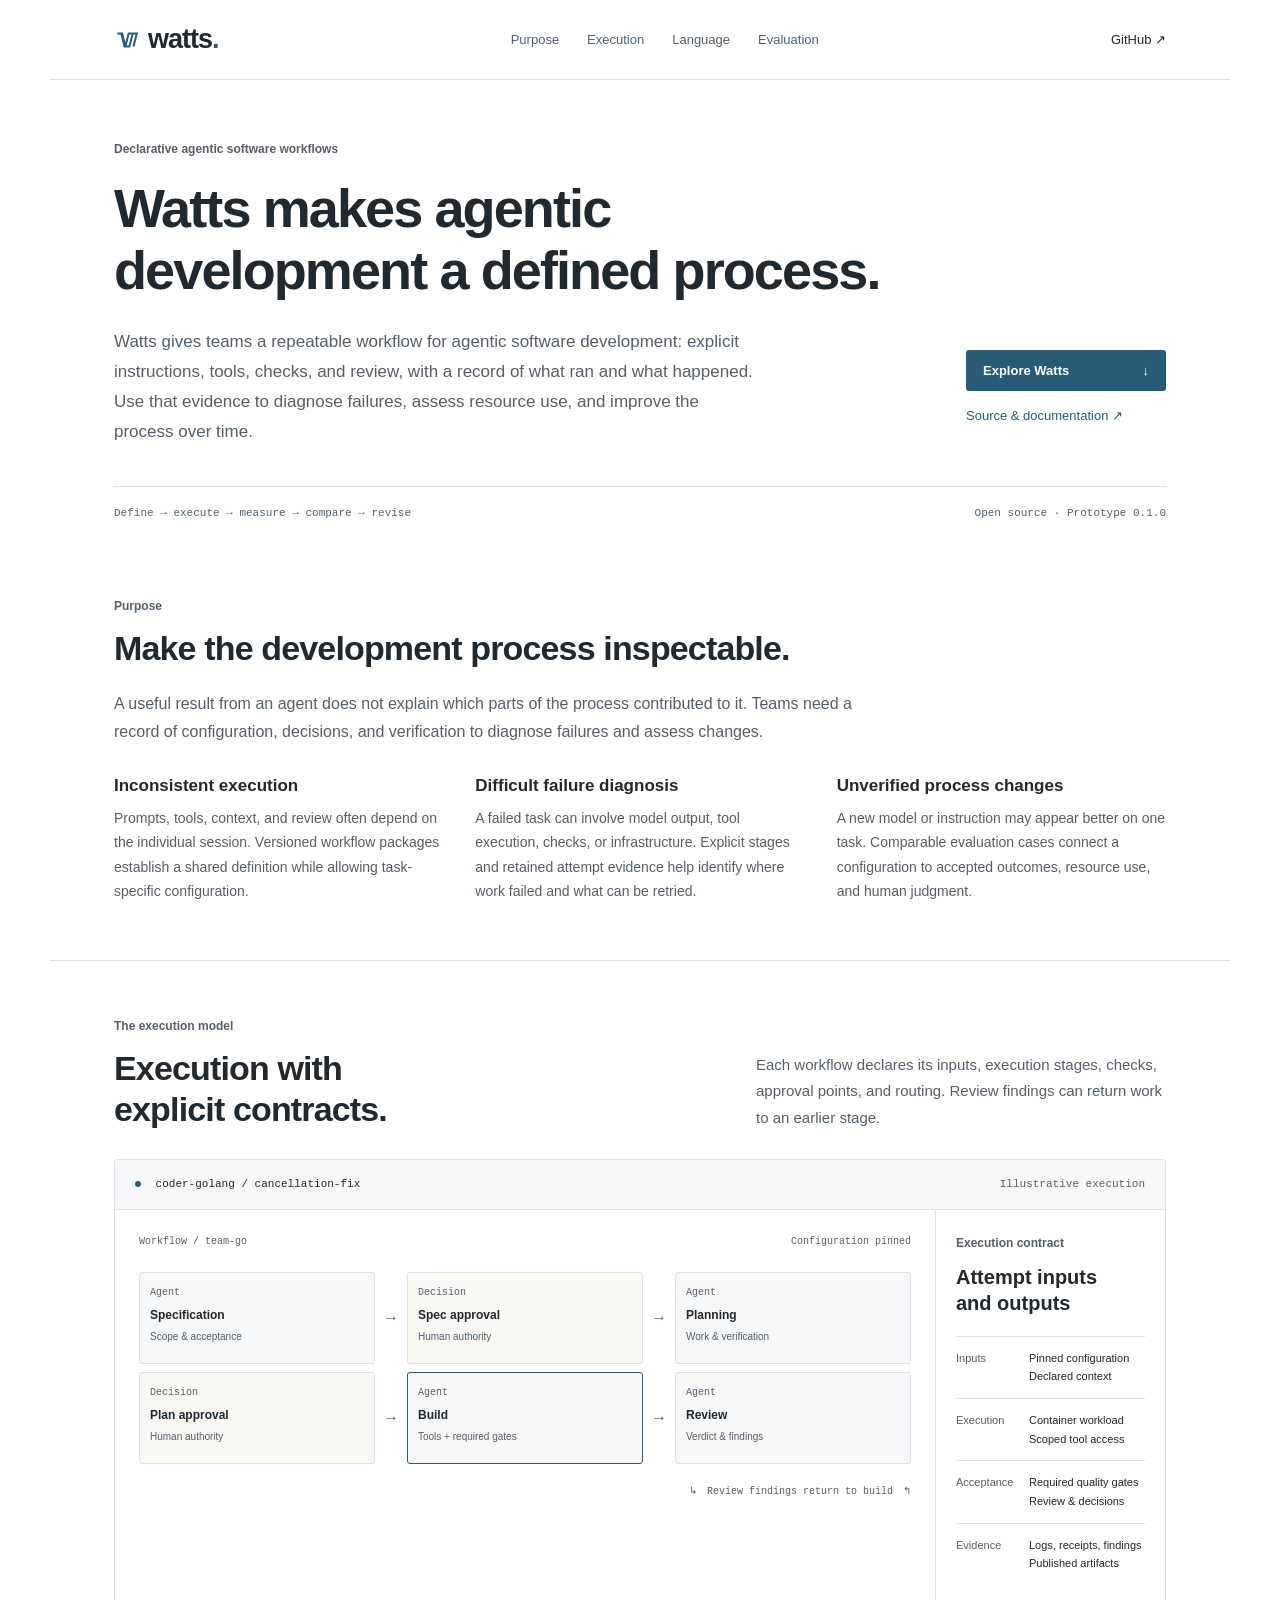
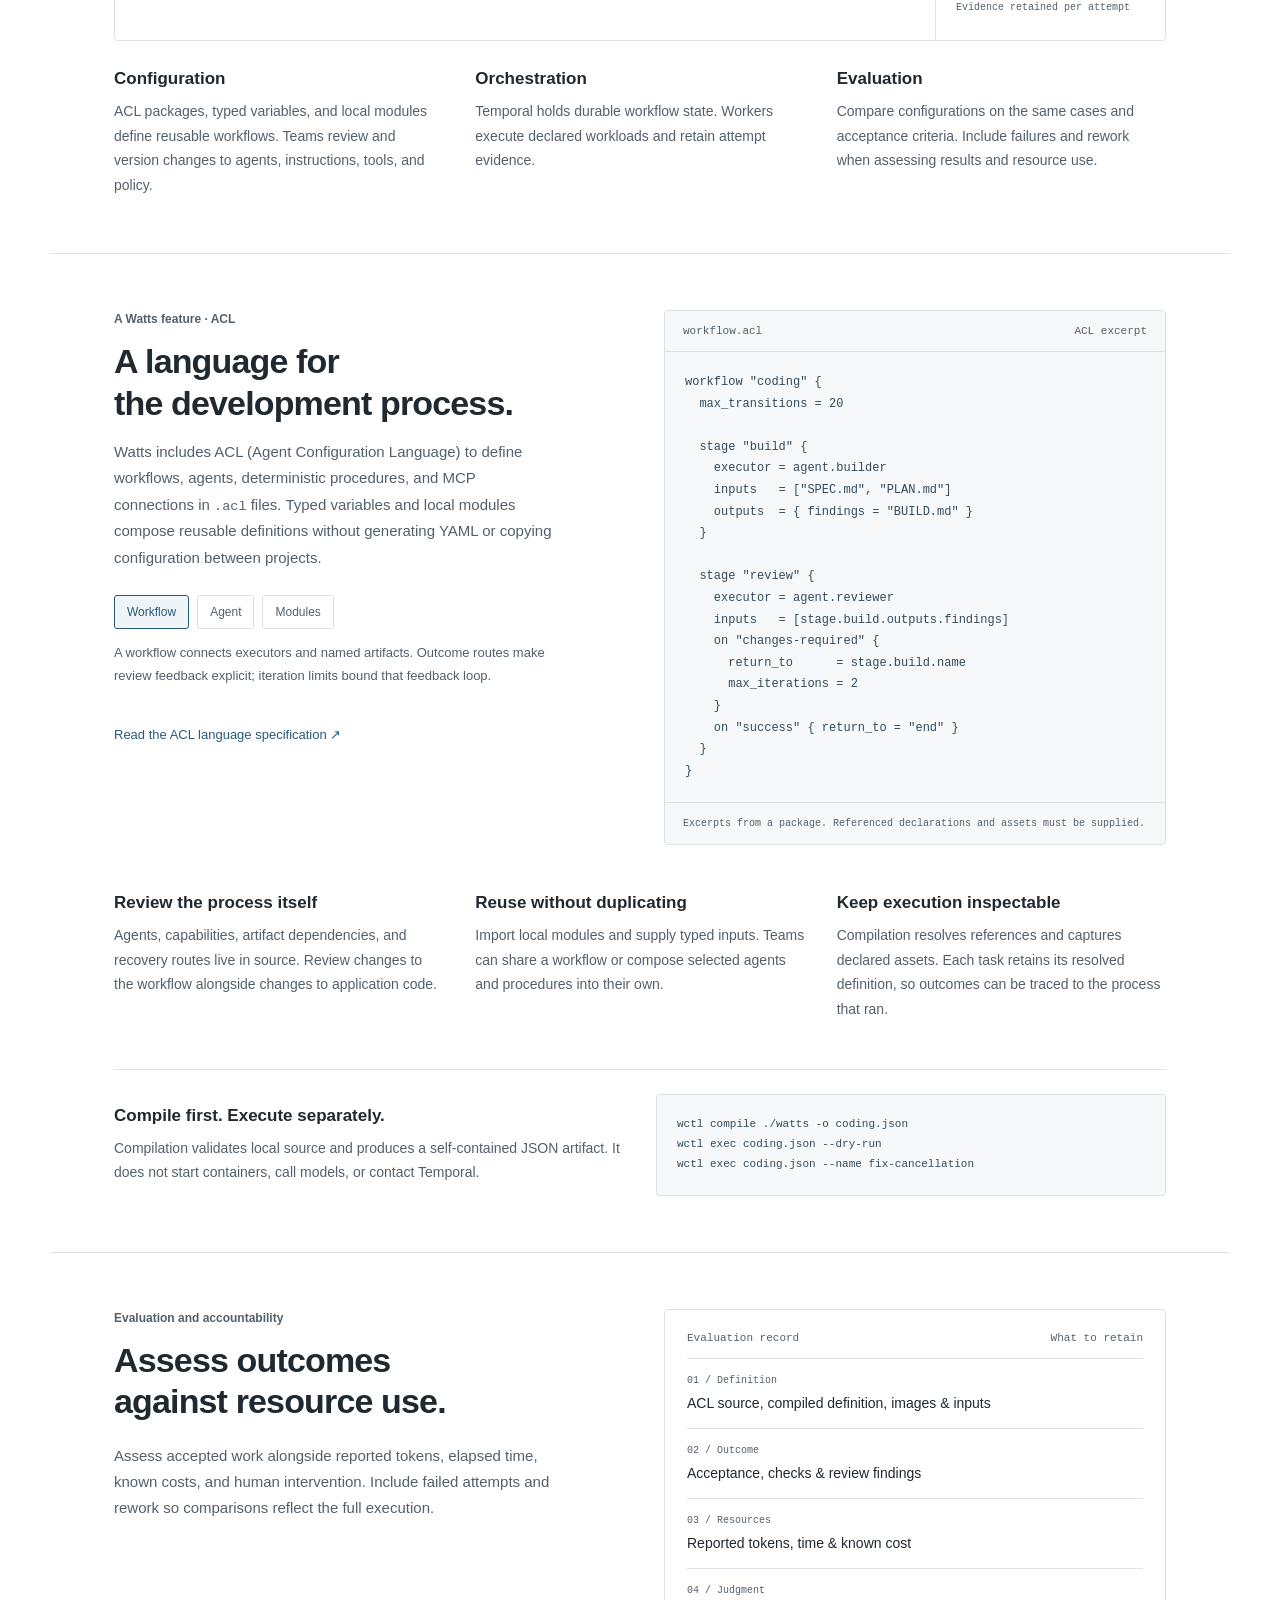
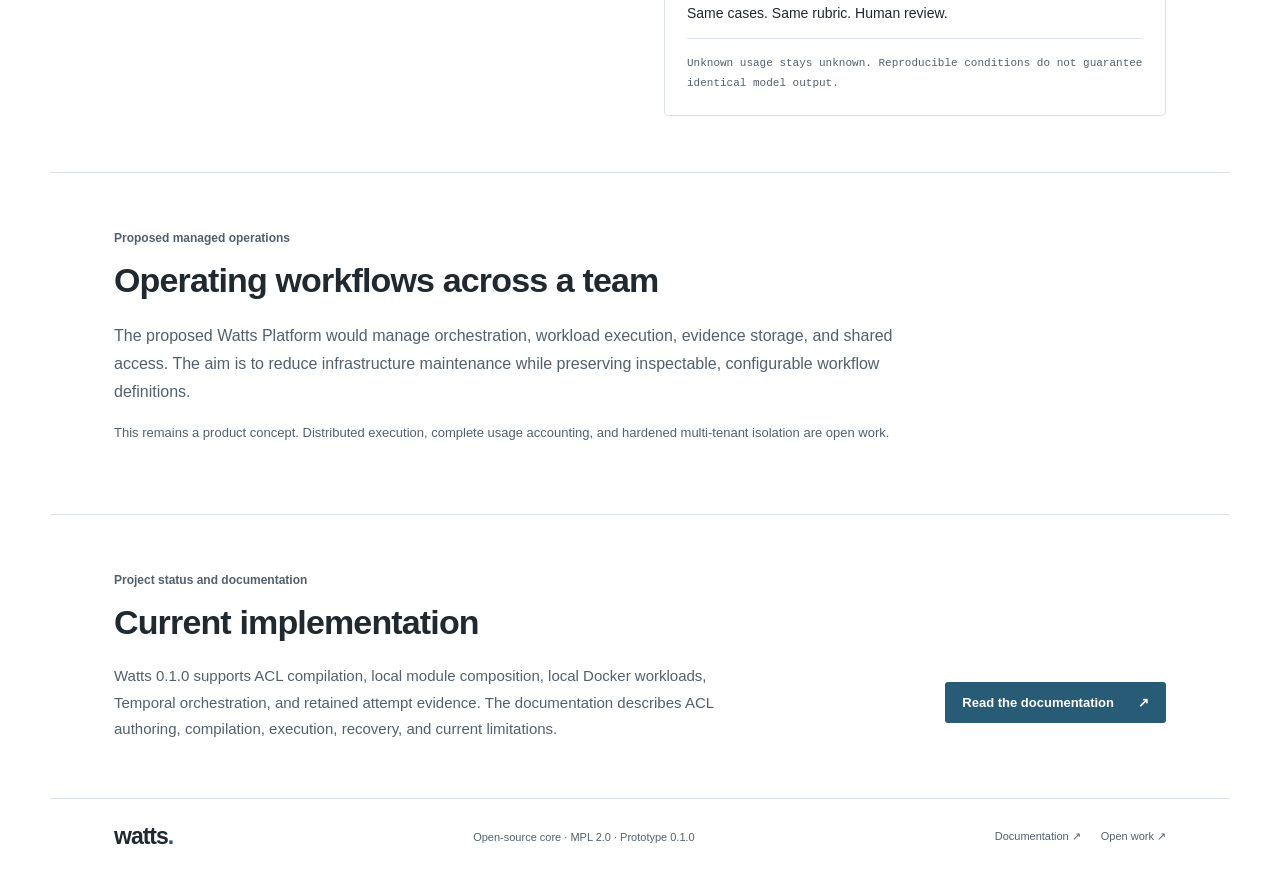
<file: index.html>
<!doctype html>
<html lang="en">
<head>
<meta charset="utf-8"><meta name="viewport" content="width=device-width, initial-scale=1">
<meta name="theme-color" content="#ffffff">
<meta name="description" content="Watts defines and executes agentic software workflows with explicit checks, review, and retained execution evidence. ACL provides reusable, versioned workflow definitions.">
<title>Watts — Declarative software workflows</title>
<link rel="icon" href="./assets/icon.svg" type="image/svg+xml">
<link rel="stylesheet" href="./assets/style.css">
<script defer src="./assets/site.js"></script>
</head>
<body>
<a class="skip" href="#main">Skip to content</a>
<header class="header"><a class="brand" href="#" aria-label="Watts home"><svg viewBox="0 0 32 32" aria-hidden="true"><path d="M4 8h6l4 16 4-16h5l-4 16h-6L9 8M23 8h5l-4 16"/></svg>watts<span class="brand-dot">.</span></a><nav aria-label="Main navigation"><a href="#problems">Purpose</a><a href="#system">Execution</a><a href="#language">Language</a><a href="#evidence">Evaluation</a></nav><a class="nav-source" href="https://github.com/jasondeutsch/watts">GitHub <span aria-hidden="true">↗</span></a></header>
<main id="main">
<section class="hero section">
<div class="eyebrow"> Declarative agentic software workflows</div>
<h1>Watts makes agentic<br>development a defined process.</h1>
<div class="hero-bottom"><p>Watts gives teams a repeatable workflow for agentic software development: explicit instructions, tools, checks, and review, with a record of what ran and what happened. Use that evidence to diagnose failures, assess resource use, and improve the process over time.</p><div class="hero-actions"><a class="button primary" href="#system">Explore Watts <span aria-hidden="true">↓</span></a><a class="text-link" href="https://github.com/jasondeutsch/watts">Source & documentation ↗</a></div></div>
<div class="hero-rule"><span>Define → execute → measure → compare → revise</span><span>Open source · Prototype 0.1.0</span></div>
</section>
<section class="problems section" id="problems">
<div class="eyebrow">Purpose</div>
<h2>Make the development process inspectable.</h2>
<p class="section-intro">A useful result from an agent does not explain which parts of the process contributed to it. Teams need a record of configuration, decisions, and verification to diagnose failures and assess changes.</p>
<div class="problem-grid">
<article><h3>Inconsistent execution</h3><p>Prompts, tools, context, and review often depend on the individual session. Versioned workflow packages establish a shared definition while allowing task-specific configuration.</p></article>
<article><h3>Difficult failure diagnosis</h3><p>A failed task can involve model output, tool execution, checks, or infrastructure. Explicit stages and retained attempt evidence help identify where work failed and what can be retried.</p></article>
<article><h3>Unverified process changes</h3><p>A new model or instruction may appear better on one task. Comparable evaluation cases connect a configuration to accepted outcomes, resource use, and human judgment.</p></article>
</div>
</section>
<section class="system section" id="system">
<div class="section-top"><div><div class="eyebrow">The execution model</div><h2>Execution with<br>explicit contracts.</h2></div><p>Each workflow declares its inputs, execution stages, checks, approval points, and routing. Review findings can return work to an earlier stage.</p></div>
<div class="console">
<div class="console-bar"><span><span class="status-dot"></span> coder-golang / cancellation-fix</span><span class="concept">Illustrative execution</span></div>
<div class="console-content"><div class="graph" aria-label="Example workflow: specification, human approval, planning, human approval, build, and review. Review can return findings to build.">
<div class="graph-heading"><span>Workflow / team-go</span><span>Configuration pinned</span></div>
<div class="flow"><div class="node complete"><span class="node-type">Agent</span><strong>Specification</strong><small>Scope & acceptance</small></div><span class="connector" aria-hidden="true">→</span><div class="node approval"><span class="node-type">Decision</span><strong>Spec approval</strong><small>Human authority</small></div><span class="connector" aria-hidden="true">→</span><div class="node complete"><span class="node-type">Agent</span><strong>Planning</strong><small>Work & verification</small></div><span class="connector" aria-hidden="true">→</span><div class="node approval"><span class="node-type">Decision</span><strong>Plan approval</strong><small>Human authority</small></div><span class="connector" aria-hidden="true">→</span><div class="node active"><span class="node-type">Agent</span><strong>Build</strong><small>Tools + required gates</small></div><span class="connector" aria-hidden="true">→</span><div class="node"><span class="node-type">Agent</span><strong>Review</strong><small>Verdict & findings</small></div></div>
<div class="loop"><span aria-hidden="true">↳</span> Review findings return to build <span aria-hidden="true">↰</span></div>
</div>
<aside class="execution-details"><div class="eyebrow">Execution contract</div><h3>Attempt inputs<br>and outputs</h3><dl><div><dt>Inputs</dt><dd>Pinned configuration<br>Declared context</dd></div><div><dt>Execution</dt><dd>Container workload<br>Scoped tool access</dd></div><div><dt>Acceptance</dt><dd>Required quality gates<br>Review & decisions</dd></div><div><dt>Evidence</dt><dd>Logs, receipts, findings<br>Published artifacts</dd></div></dl><span class="detail-footer">Evidence retained per attempt</span></aside></div>
</div>
<div class="principles"><article><span>01</span><h3>Configuration</h3><p>ACL packages, typed variables, and local modules define reusable workflows. Teams review and version changes to agents, instructions, tools, and policy.</p></article><article><span>02</span><h3>Orchestration</h3><p>Temporal holds durable workflow state. Workers execute declared workloads and retain attempt evidence.</p></article><article><span>03</span><h3>Evaluation</h3><p>Compare configurations on the same cases and acceptance criteria. Include failures and rework when assessing results and resource use.</p></article></div>
</section>
<section class="language-section section" id="language">
<div class="language-intro"><div class="eyebrow">A Watts feature · ACL</div><h2>A language for<br>the development process.</h2><p>Watts includes ACL (Agent Configuration Language) to define workflows, agents, deterministic procedures, and MCP connections in <code>.acl</code> files. Typed variables and local modules compose reusable definitions without generating YAML or copying configuration between projects.</p>
<div class="language-tabs" role="tablist" aria-label="ACL examples"><button role="tab" id="tab-workflow" aria-selected="true" aria-controls="language-panel" data-example="workflow">Workflow</button><button role="tab" id="tab-agent" aria-selected="false" aria-controls="language-panel" tabindex="-1" data-example="agent">Agent</button><button role="tab" id="tab-modules" aria-selected="false" aria-controls="language-panel" tabindex="-1" data-example="modules">Modules</button></div><p id="example-description" class="example-description">A workflow connects executors and named artifacts. Outcome routes make review feedback explicit; iteration limits bound that feedback loop.</p><a class="text-link" href="https://github.com/jasondeutsch/watts/blob/watts2/docs/language-spec.md">Read the ACL language specification ↗</a></div>
<div class="code-window"><div class="code-bar"><span id="code-filename">workflow.acl</span><span>ACL excerpt</span></div><pre id="language-panel" role="tabpanel" aria-labelledby="tab-workflow" tabindex="0"><code id="language-code">workflow &quot;coding&quot; {
  max_transitions = 20

  stage &quot;build&quot; {
    executor = agent.builder
    inputs   = [&quot;SPEC.md&quot;, &quot;PLAN.md&quot;]
    outputs  = { findings = &quot;BUILD.md&quot; }
  }

  stage &quot;review&quot; {
    executor = agent.reviewer
    inputs   = [stage.build.outputs.findings]
    on &quot;changes-required&quot; {
      return_to      = stage.build.name
      max_iterations = 2
    }
    on &quot;success&quot; { return_to = &quot;end&quot; }
  }
}</code></pre><div class="code-footer">Excerpts from a package. Referenced declarations and assets must be supplied.</div></div>
<div class="language-benefits"><article><h3>Review the process itself</h3><p>Agents, capabilities, artifact dependencies, and recovery routes live in source. Review changes to the workflow alongside changes to application code.</p></article><article><h3>Reuse without duplicating</h3><p>Import local modules and supply typed inputs. Teams can share a workflow or compose selected agents and procedures into their own.</p></article><article><h3>Keep execution inspectable</h3><p>Compilation resolves references and captures declared assets. Each task retains its resolved definition, so outcomes can be traced to the process that ran.</p></article></div>
<div class="compile-strip"><div><h3>Compile first. Execute separately.</h3><p>Compilation validates local source and produces a self-contained JSON artifact. It does not start containers, call models, or contact Temporal.</p></div><pre aria-label="Compile, inspect, and execute a Watts package"><code>wctl compile ./watts -o coding.json
wctl exec coding.json --dry-run
wctl exec coding.json --name fix-cancellation</code></pre></div>
</section>
<section class="evidence-section section" id="evidence"><div class="evidence-heading"><div class="eyebrow">Evaluation and accountability</div><h2>Assess outcomes<br>against resource use.</h2><p>Assess accepted work alongside reported tokens, elapsed time, known costs, and human intervention. Include failed attempts and rework so comparisons reflect the full execution.</p></div><div class="evidence-card"><div class="evidence-label">Evaluation record <span>What to retain</span></div><div class="record"><span>01 / Definition</span><strong>ACL source, compiled definition, images &amp; inputs</strong></div><div class="record"><span>02 / Outcome</span><strong>Acceptance, checks & review findings</strong></div><div class="record"><span>03 / Resources</span><strong>Reported tokens, time & known cost</strong></div><div class="record"><span>04 / Judgment</span><strong>Same cases. Same rubric. Human review.</strong></div><p class="evidence-footnote">Unknown usage stays unknown. Reproducible conditions do not guarantee identical model output.</p></div></section>
<section class="platform-section section" id="platform">
<div class="eyebrow">Proposed managed operations</div>
<h2>Operating workflows across a team</h2>
<p class="section-intro">The proposed Watts Platform would manage orchestration, workload execution, evidence storage, and shared access. The aim is to reduce infrastructure maintenance while preserving inspectable, configurable workflow definitions.</p>
<p class="platform-note">This remains a product concept. Distributed execution, complete usage accounting, and hardened multi-tenant isolation are open work.</p>
</section>
<section class="closing section"><div class="eyebrow">Project status and documentation</div><h2>Current implementation</h2><div class="closing-bottom"><p>Watts 0.1.0 supports ACL compilation, local module composition, local Docker workloads, Temporal orchestration, and retained attempt evidence. The documentation describes ACL authoring, compilation, execution, recovery, and current limitations.</p><a class="button primary" href="https://github.com/jasondeutsch/watts/blob/main/docs/README.md">Read the documentation <span aria-hidden="true">↗</span></a></div></section>
</main>
<footer class="footer"><a class="brand" href="#">watts<span class="brand-dot">.</span></a><span>Open-source core · MPL 2.0 · Prototype 0.1.0</span><div><a href="https://github.com/jasondeutsch/watts/blob/main/docs/README.md">Documentation ↗</a><a href="https://github.com/jasondeutsch/watts/blob/main/issues.md">Open work ↗</a></div></footer>
</body></html>
</file>
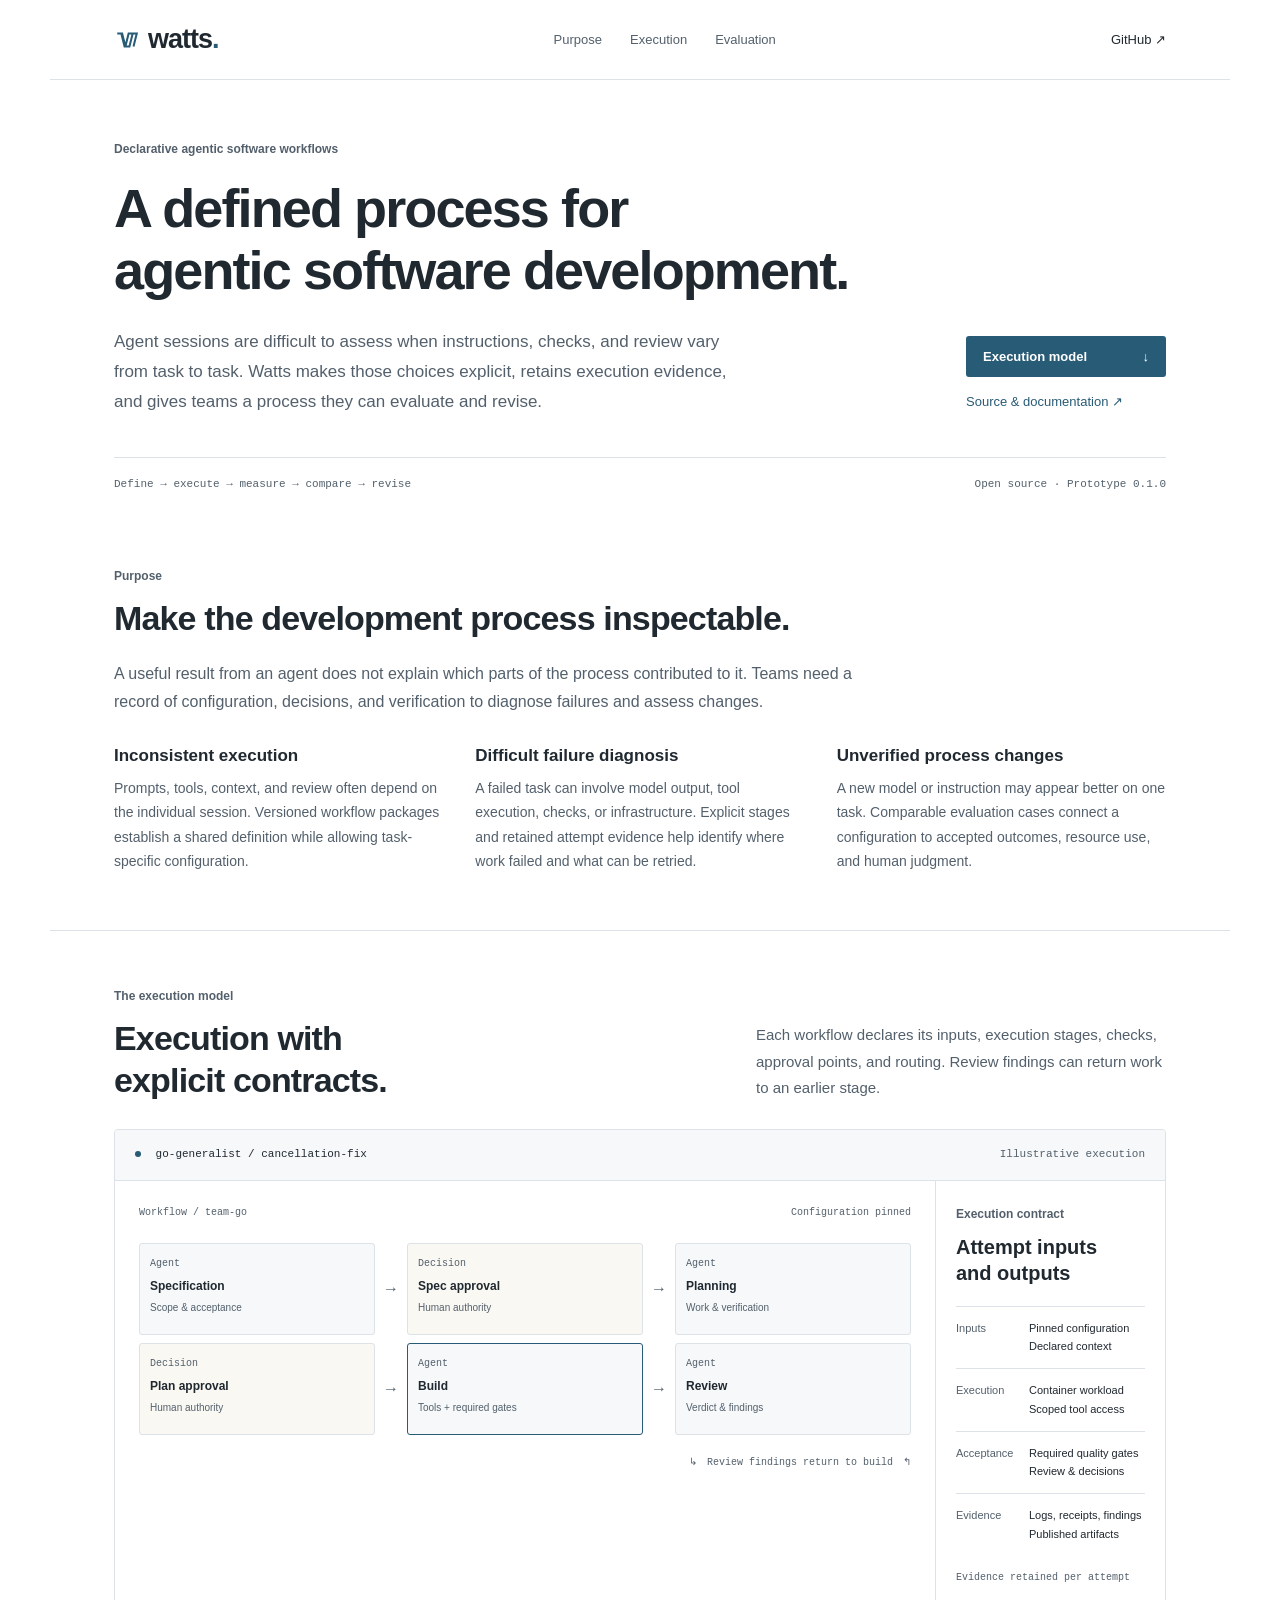
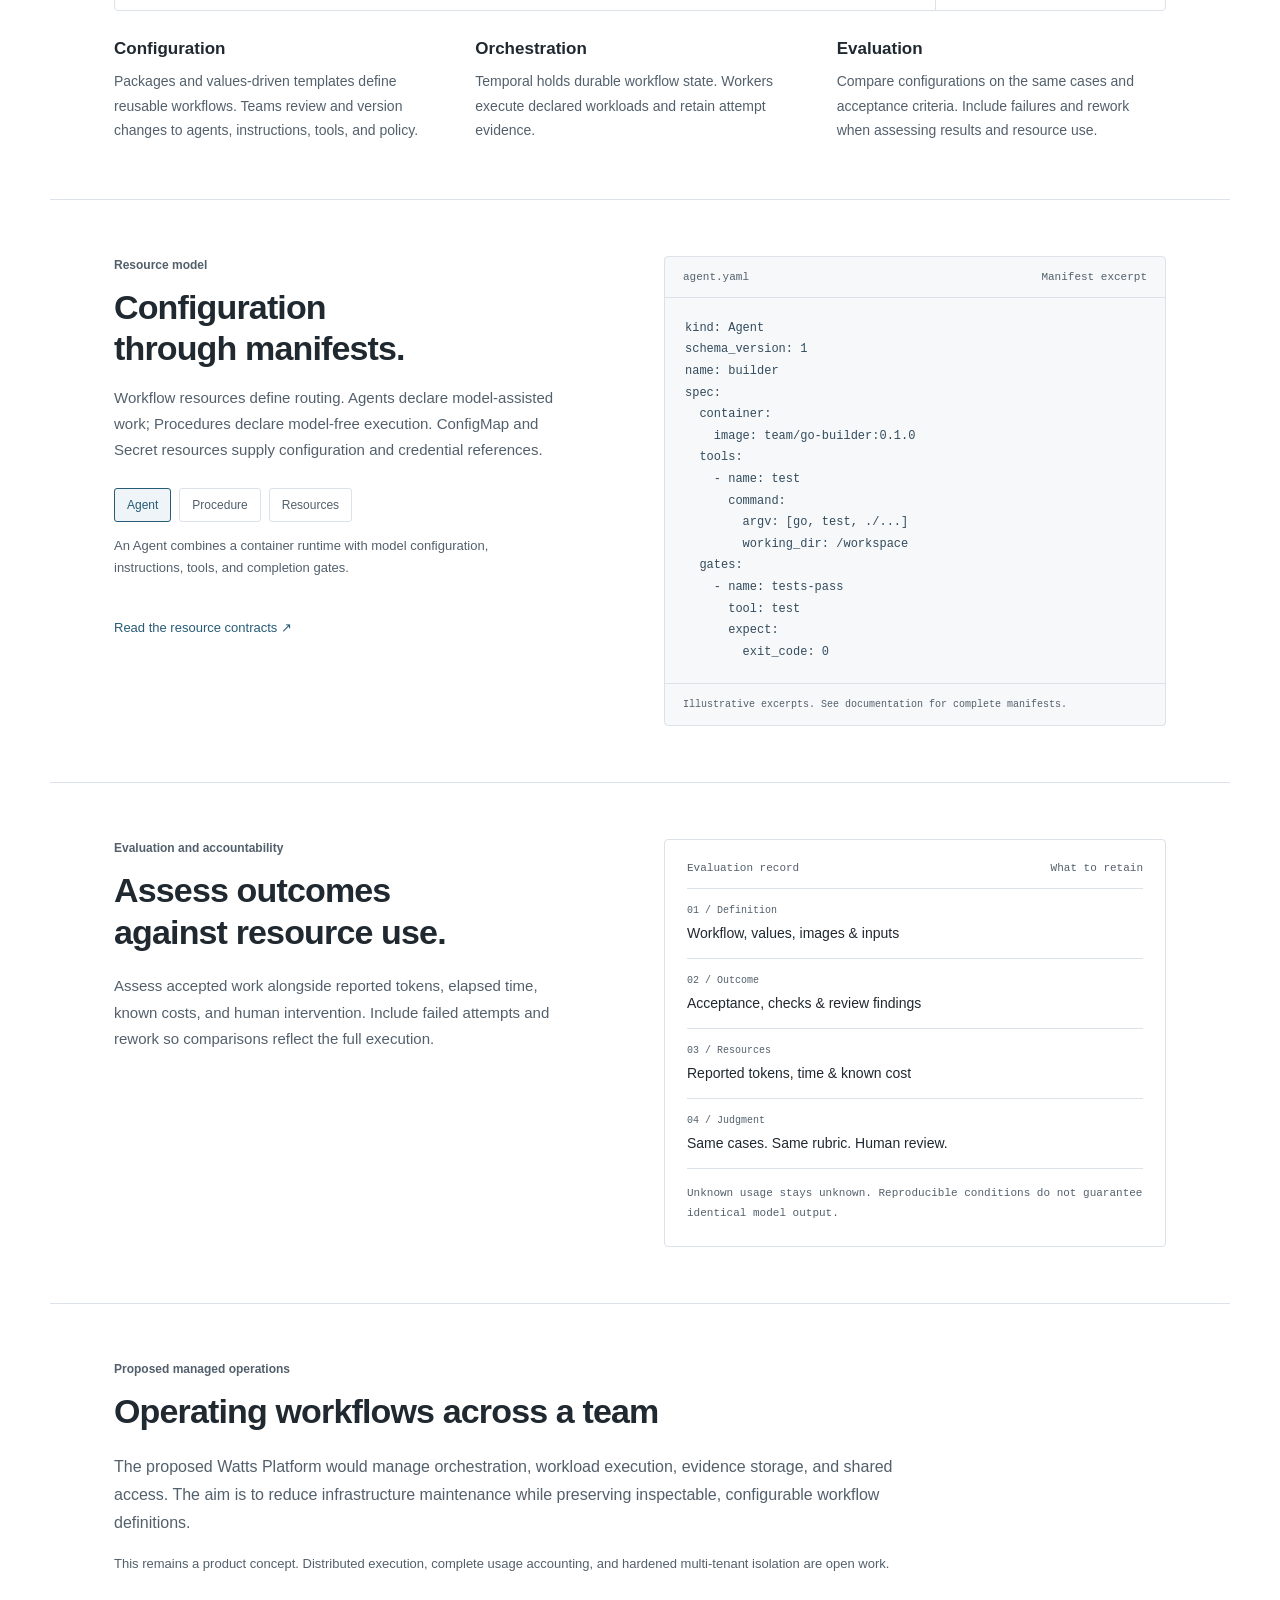
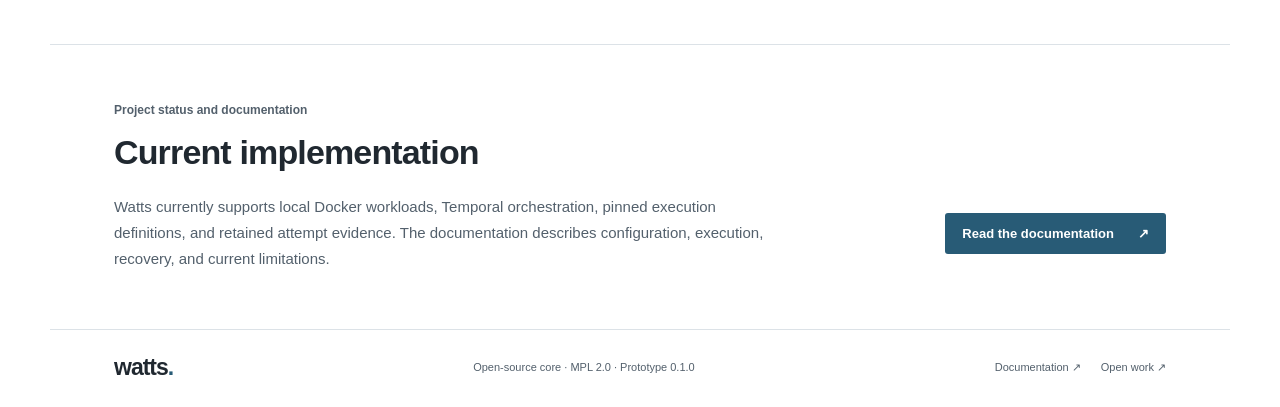
<file: site/index.html>
<!doctype html>
<html lang="en">
<head>
<meta charset="utf-8"><meta name="viewport" content="width=device-width, initial-scale=1">
<meta name="theme-color" content="#ffffff">
<meta name="description" content="Watts defines and executes agentic software workflows using declarative manifests, explicit checks, and retained execution evidence.">
<title>Watts — Declarative software workflows</title>
<link rel="icon" href="./assets/icon.svg" type="image/svg+xml">
<link rel="stylesheet" href="./assets/style.css">
<script defer src="./assets/site.js"></script>
</head>
<body>
<a class="skip" href="#main">Skip to content</a>
<header class="header"><a class="brand" href="#" aria-label="Watts home"><svg viewBox="0 0 32 32" aria-hidden="true"><path d="M4 8h6l4 16 4-16h5l-4 16h-6L9 8M23 8h5l-4 16"/></svg>watts<span class="brand-dot">.</span></a><nav aria-label="Main navigation"><a href="#problems">Purpose</a><a href="#system">Execution</a><a href="#evidence">Evaluation</a></nav><a class="nav-source" href="https://github.com/jasondeutsch/watts">GitHub <span aria-hidden="true">↗</span></a></header>
<main id="main">
<section class="hero section">
<div class="eyebrow"> Declarative agentic software workflows</div>
<h1>A defined process for<br>agentic software development.</h1>
<div class="hero-bottom"><p>Agent sessions are difficult to assess when instructions, checks, and review vary from task to task. Watts makes those choices explicit, retains execution evidence, and gives teams a process they can evaluate and revise.</p><div class="hero-actions"><a class="button primary" href="#system">Execution model <span aria-hidden="true">↓</span></a><a class="text-link" href="https://github.com/jasondeutsch/watts">Source & documentation ↗</a></div></div>
<div class="hero-rule"><span>Define → execute → measure → compare → revise</span><span>Open source · Prototype 0.1.0</span></div>
</section>
<section class="problems section" id="problems">
<div class="eyebrow">Purpose</div>
<h2>Make the development process inspectable.</h2>
<p class="section-intro">A useful result from an agent does not explain which parts of the process contributed to it. Teams need a record of configuration, decisions, and verification to diagnose failures and assess changes.</p>
<div class="problem-grid">
<article><h3>Inconsistent execution</h3><p>Prompts, tools, context, and review often depend on the individual session. Versioned workflow packages establish a shared definition while allowing task-specific configuration.</p></article>
<article><h3>Difficult failure diagnosis</h3><p>A failed task can involve model output, tool execution, checks, or infrastructure. Explicit stages and retained attempt evidence help identify where work failed and what can be retried.</p></article>
<article><h3>Unverified process changes</h3><p>A new model or instruction may appear better on one task. Comparable evaluation cases connect a configuration to accepted outcomes, resource use, and human judgment.</p></article>
</div>
</section>
<section class="system section" id="system">
<div class="section-top"><div><div class="eyebrow">The execution model</div><h2>Execution with<br>explicit contracts.</h2></div><p>Each workflow declares its inputs, execution stages, checks, approval points, and routing. Review findings can return work to an earlier stage.</p></div>
<div class="console">
<div class="console-bar"><span><span class="status-dot"></span> go-generalist / cancellation-fix</span><span class="concept">Illustrative execution</span></div>
<div class="console-content"><div class="graph" aria-label="Example workflow: specification, human approval, planning, human approval, build, and review. Review can return findings to build.">
<div class="graph-heading"><span>Workflow / team-go</span><span>Configuration pinned</span></div>
<div class="flow"><div class="node complete"><span class="node-type">Agent</span><strong>Specification</strong><small>Scope & acceptance</small></div><span class="connector" aria-hidden="true">→</span><div class="node approval"><span class="node-type">Decision</span><strong>Spec approval</strong><small>Human authority</small></div><span class="connector" aria-hidden="true">→</span><div class="node complete"><span class="node-type">Agent</span><strong>Planning</strong><small>Work & verification</small></div><span class="connector" aria-hidden="true">→</span><div class="node approval"><span class="node-type">Decision</span><strong>Plan approval</strong><small>Human authority</small></div><span class="connector" aria-hidden="true">→</span><div class="node active"><span class="node-type">Agent</span><strong>Build</strong><small>Tools + required gates</small></div><span class="connector" aria-hidden="true">→</span><div class="node"><span class="node-type">Agent</span><strong>Review</strong><small>Verdict & findings</small></div></div>
<div class="loop"><span aria-hidden="true">↳</span> Review findings return to build <span aria-hidden="true">↰</span></div>
</div>
<aside class="execution-details"><div class="eyebrow">Execution contract</div><h3>Attempt inputs<br>and outputs</h3><dl><div><dt>Inputs</dt><dd>Pinned configuration<br>Declared context</dd></div><div><dt>Execution</dt><dd>Container workload<br>Scoped tool access</dd></div><div><dt>Acceptance</dt><dd>Required quality gates<br>Review & decisions</dd></div><div><dt>Evidence</dt><dd>Logs, receipts, findings<br>Published artifacts</dd></div></dl><span class="detail-footer">Evidence retained per attempt</span></aside></div>
</div>
<div class="principles"><article><span>01</span><h3>Configuration</h3><p>Packages and values-driven templates define reusable workflows. Teams review and version changes to agents, instructions, tools, and policy.</p></article><article><span>02</span><h3>Orchestration</h3><p>Temporal holds durable workflow state. Workers execute declared workloads and retain attempt evidence.</p></article><article><span>03</span><h3>Evaluation</h3><p>Compare configurations on the same cases and acceptance criteria. Include failures and rework when assessing results and resource use.</p></article></div>
</section>
<section class="manifest-section section" id="primitives"><div class="manifest-intro"><div class="eyebrow">Resource model</div><h2>Configuration<br>through manifests.</h2><p>Workflow resources define routing. Agents declare model-assisted work; Procedures declare model-free execution. ConfigMap and Secret resources supply configuration and credential references.</p><div class="kind-tabs" role="tablist" aria-label="Manifest examples"><button role="tab" id="tab-agent" aria-selected="true" aria-controls="manifest-panel" data-kind="agent">Agent</button><button role="tab" id="tab-procedure" aria-selected="false" aria-controls="manifest-panel" tabindex="-1" data-kind="procedure">Procedure</button><button role="tab" id="tab-resources" aria-selected="false" aria-controls="manifest-panel" tabindex="-1" data-kind="resources">Resources</button></div><p id="kind-description" class="kind-description">An Agent combines a container runtime with model configuration, instructions, tools, and completion gates.</p><a class="text-link" href="https://github.com/jasondeutsch/watts/blob/main/docs/kinds.md">Read the resource contracts ↗</a></div><div class="code-window"><div class="code-bar"><span id="code-filename">agent.yaml</span><span>Manifest excerpt</span></div><pre id="manifest-panel" role="tabpanel" aria-labelledby="tab-agent" tabindex="0"><code id="manifest-code">kind: Agent
schema_version: 1
name: builder
spec:
  container:
    image: team/go-builder:0.1.0
  tools:
    - name: test
      command:
        argv: [go, test, ./...]
        working_dir: /workspace
  gates:
    - name: tests-pass
      tool: test
      expect:
        exit_code: 0</code></pre><div class="code-footer">Illustrative excerpts. See documentation for complete manifests.</div></div></section>
<section class="evidence-section section" id="evidence"><div class="evidence-heading"><div class="eyebrow">Evaluation and accountability</div><h2>Assess outcomes<br>against resource use.</h2><p>Assess accepted work alongside reported tokens, elapsed time, known costs, and human intervention. Include failed attempts and rework so comparisons reflect the full execution.</p></div><div class="evidence-card"><div class="evidence-label">Evaluation record <span>What to retain</span></div><div class="record"><span>01 / Definition</span><strong>Workflow, values, images & inputs</strong></div><div class="record"><span>02 / Outcome</span><strong>Acceptance, checks & review findings</strong></div><div class="record"><span>03 / Resources</span><strong>Reported tokens, time & known cost</strong></div><div class="record"><span>04 / Judgment</span><strong>Same cases. Same rubric. Human review.</strong></div><p class="evidence-footnote">Unknown usage stays unknown. Reproducible conditions do not guarantee identical model output.</p></div></section>
<section class="platform-section section" id="platform">
<div class="eyebrow">Proposed managed operations</div>
<h2>Operating workflows across a team</h2>
<p class="section-intro">The proposed Watts Platform would manage orchestration, workload execution, evidence storage, and shared access. The aim is to reduce infrastructure maintenance while preserving inspectable, configurable workflow definitions.</p>
<p class="platform-note">This remains a product concept. Distributed execution, complete usage accounting, and hardened multi-tenant isolation are open work.</p>
</section>
<section class="closing section"><div class="eyebrow">Project status and documentation</div><h2>Current implementation</h2><div class="closing-bottom"><p>Watts currently supports local Docker workloads, Temporal orchestration, pinned execution definitions, and retained attempt evidence. The documentation describes configuration, execution, recovery, and current limitations.</p><a class="button primary" href="https://github.com/jasondeutsch/watts/blob/main/docs/README.md">Read the documentation <span aria-hidden="true">↗</span></a></div></section>
</main>
<footer class="footer"><a class="brand" href="#">watts<span class="brand-dot">.</span></a><span>Open-source core · MPL 2.0 · Prototype 0.1.0</span><div><a href="https://github.com/jasondeutsch/watts/blob/main/docs/README.md">Documentation ↗</a><a href="https://github.com/jasondeutsch/watts/blob/main/issues.md">Open work ↗</a></div></footer>
</body></html>
</file>
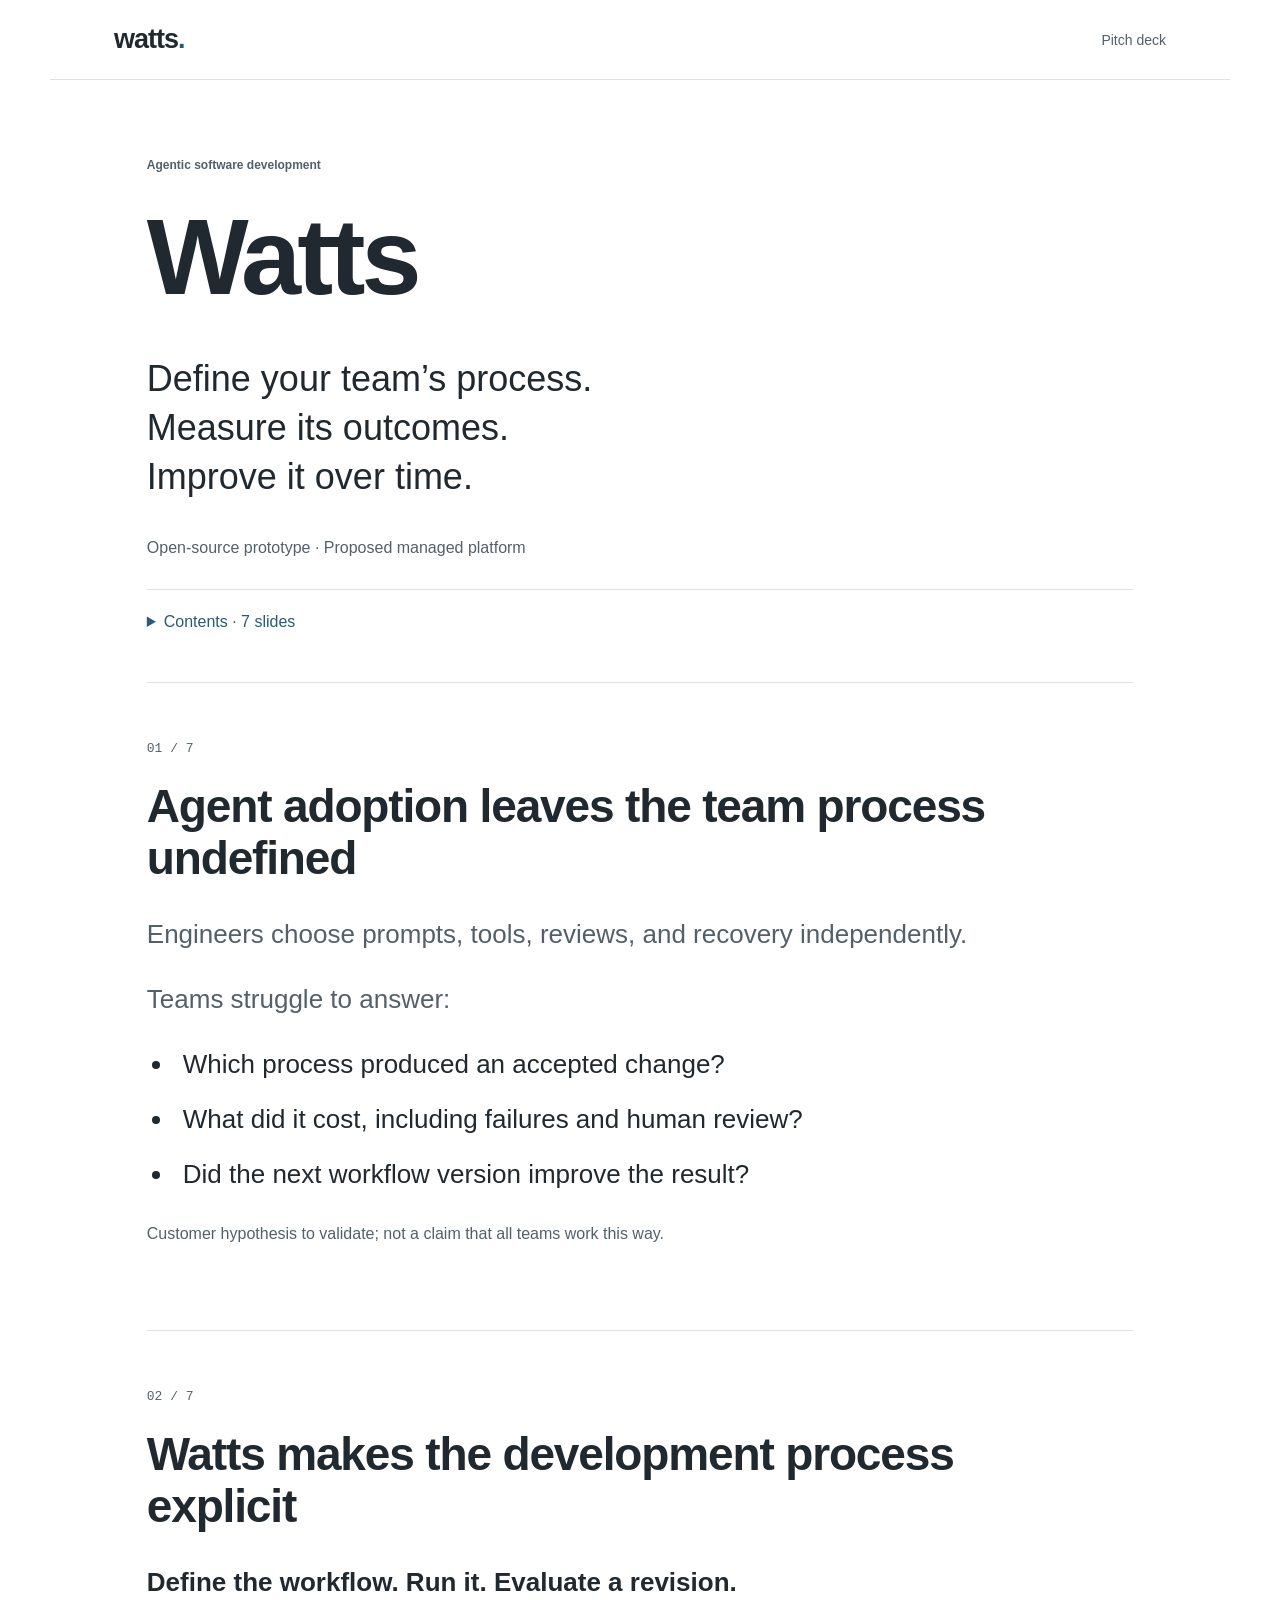
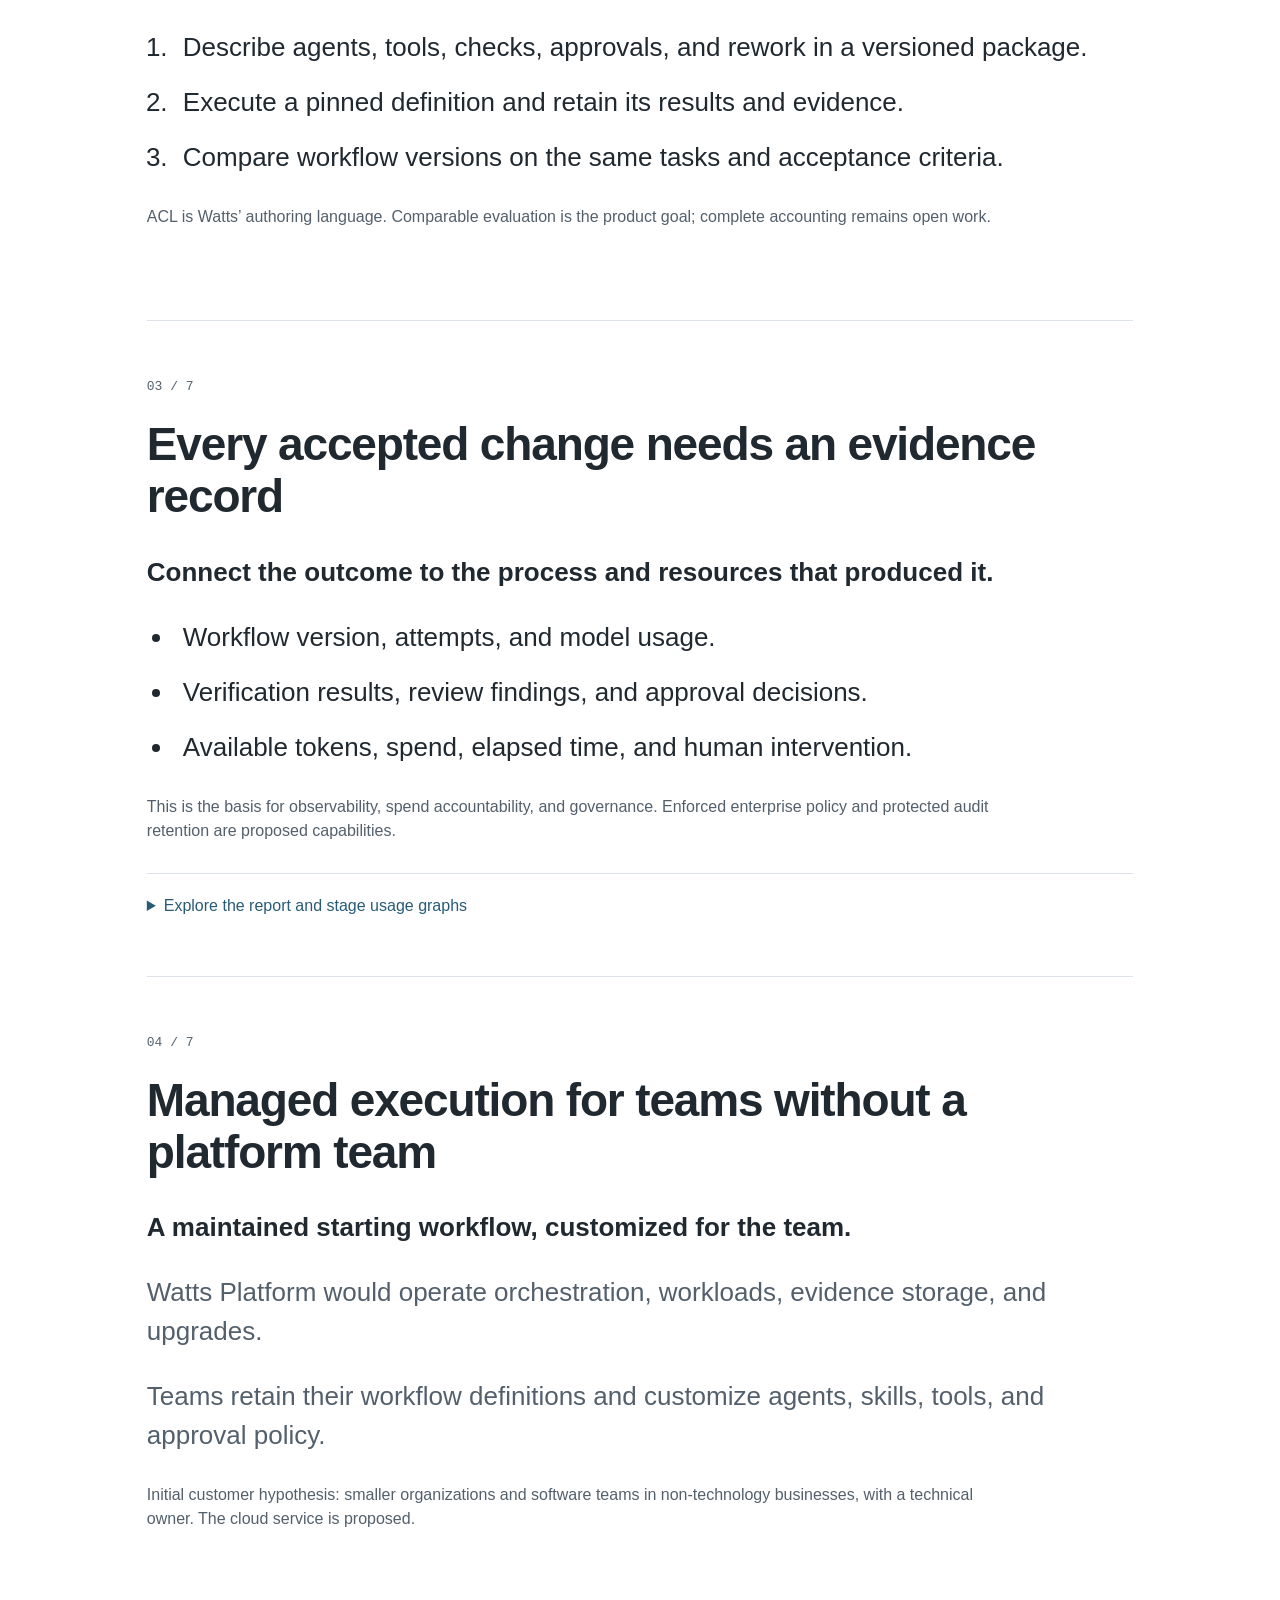
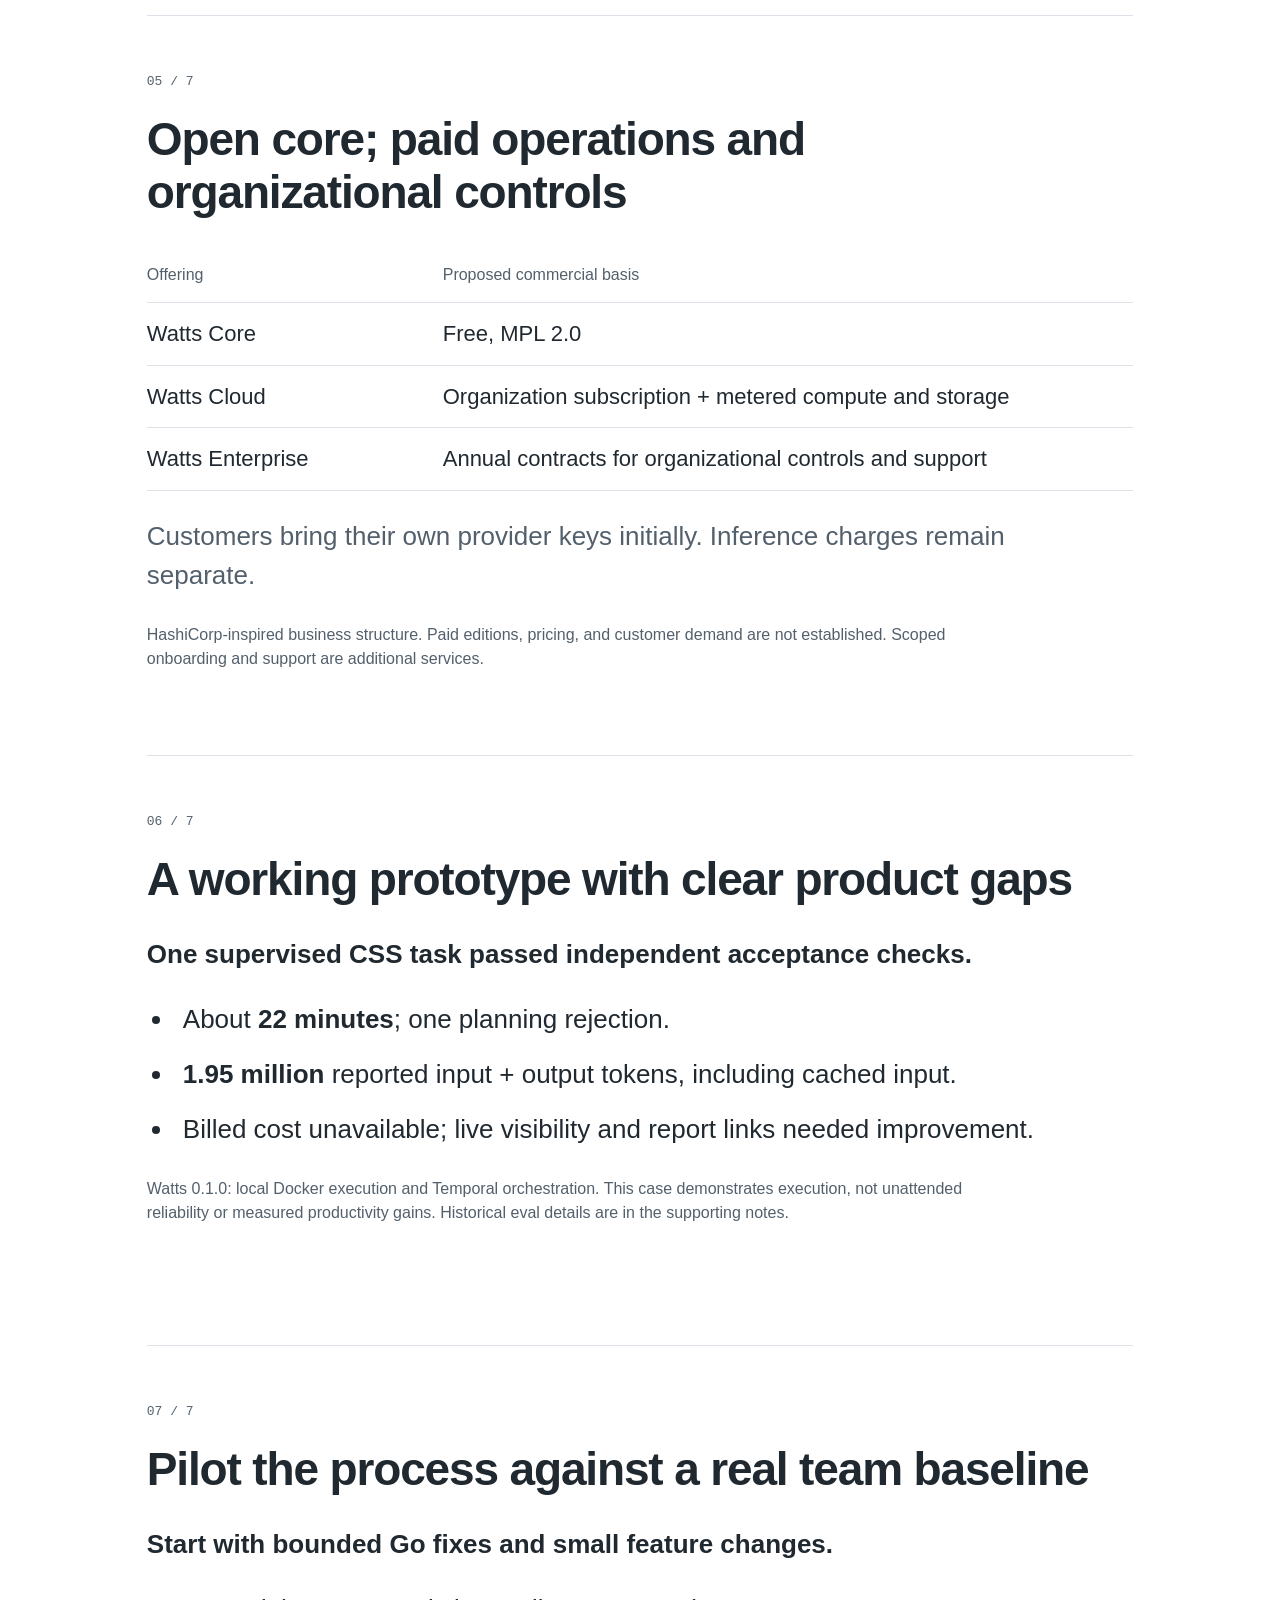
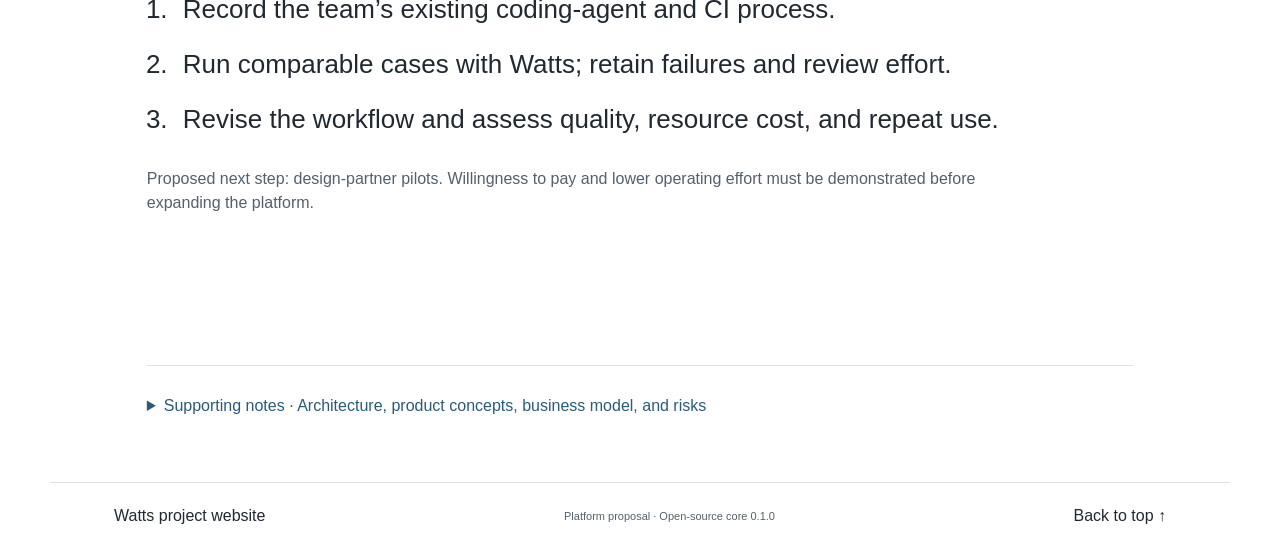
<file: slides/index.html>
<!doctype html>
<html lang="en"><head>
<meta charset="utf-8"><meta name="viewport" content="width=device-width, initial-scale=1">
<meta name="robots" content="noindex, nofollow">
<meta name="description" content="Watts: a repeatable, measurable process for agentic software development. Product thesis and proposed business model.">
<title>Watts — Pitch deck</title>
<link rel="icon" href="../assets/icon.svg" type="image/svg+xml">
<link rel="stylesheet" href="../assets/style.css"><link rel="stylesheet" href="./slides.css?v=dfd0d6e92185">
</head><body>
<a class="skip" href="#slides">Skip to pitch</a>
<header class="header"><a class="brand" href="../">watts<span class="brand-dot">.</span></a><span class="briefing-label">Pitch deck</span></header>
<main id="slides" class="briefing">
<section class="cover"><div class="eyebrow">Agentic software development</div><h1>Watts</h1><p>Define your team’s process.<br>Measure its outcomes.<br>Improve it over time.</p><p class="cover-note">Open-source prototype · Proposed managed platform</p><details><summary>Contents · 7 slides</summary><ol><li><a href="#slide-1">Agent adoption leaves the team process undefined</a></li>
<li><a href="#slide-2">Watts makes the development process explicit</a></li>
<li><a href="#slide-3">Every accepted change needs an evidence record</a></li>
<li><a href="#slide-4">Managed execution for teams without a platform team</a></li>
<li><a href="#slide-5">Open core; paid operations and organizational controls</a></li>
<li><a href="#slide-6">A working prototype with clear product gaps</a></li>
<li><a href="#slide-7">Pilot the process against a real team baseline</a></li></ol></details></section>
<section class="slide" id="slide-1" aria-label="Agent adoption leaves the team process undefined"><div class="slide-number">01 / 7</div><h2>Agent adoption leaves the team process undefined</h2>
<p>Engineers choose prompts, tools, reviews, and recovery independently.</p>
<p>Teams struggle to answer:</p>
<ul>
<li>Which process produced an accepted change?</li>
<li>What did it cost, including failures and human review?</li>
<li>Did the next workflow version improve the result?</li>
</ul>
<p><small>Customer hypothesis to validate; not a claim that all teams work this way.</small></p>
</section>
<section class="slide" id="slide-2" aria-label="Watts makes the development process explicit"><div class="slide-number">02 / 7</div><h2>Watts makes the development process explicit</h2>
<p><strong>Define the workflow. Run it. Evaluate a revision.</strong></p>
<ol>
<li>Describe agents, tools, checks, approvals, and rework in a versioned package.</li>
<li>Execute a pinned definition and retain its results and evidence.</li>
<li>Compare workflow versions on the same tasks and acceptance criteria.</li>
</ol>
<p><small>ACL is Watts’ authoring language. Comparable evaluation is the product goal; complete accounting remains open work.</small></p>
</section>
<section class="slide" id="slide-3" aria-label="Every accepted change needs an evidence record"><div class="slide-number">03 / 7</div><h2>Every accepted change needs an evidence record</h2>
<p><strong>Connect the outcome to the process and resources that produced it.</strong></p>
<ul>
<li>Workflow version, attempts, and model usage.</li>
<li>Verification results, review findings, and approval decisions.</li>
<li>Available tokens, spend, elapsed time, and human intervention.</li>
</ul>
<p><small>This is the basis for observability, spend accountability, and governance. Enforced enterprise policy and protected audit retention are proposed capabilities.</small></p>
<details class="report-preview">
<summary>Explore the report and stage usage graphs</summary>
<p>A recorded Go feature task: input/output tokens, cache usage, rework, timing, and reported cost by stage. Explore the graphs and click an attempt to inspect its details. This is a static, sanitized prototype record; unavailable measurements remain unknown.</p>
<a class="report-link" href="./report.html?v=3b02a805c4cf#usage">Explore stage usage →</a>
<a class="report-link" href="./report.html?v=3b02a805c4cf">Open the full report →</a>
<iframe src="./report.html?v=3b02a805c4cf#usage" title="Watts stage usage graphs and task report" loading="lazy" sandbox></iframe>
</details>

</section>
<section class="slide" id="slide-4" aria-label="Managed execution for teams without a platform team"><div class="slide-number">04 / 7</div><h2>Managed execution for teams without a platform team</h2>
<p><strong>A maintained starting workflow, customized for the team.</strong></p>
<p>Watts Platform would operate orchestration, workloads, evidence storage, and upgrades.</p>
<p>Teams retain their workflow definitions and customize agents, skills, tools, and approval policy.</p>
<p><small>Initial customer hypothesis: smaller organizations and software teams in non-technology businesses, with a technical owner. The cloud service is proposed.</small></p>
</section>
<section class="slide" id="slide-5" aria-label="Open core; paid operations and organizational controls"><div class="slide-number">05 / 7</div><h2>Open core; paid operations and organizational controls</h2>
<table>
<thead>
<tr>
<th>Offering</th>
<th>Proposed commercial basis</th>
</tr>
</thead>
<tbody><tr>
<td>Watts Core</td>
<td>Free, MPL 2.0</td>
</tr>
<tr>
<td>Watts Cloud</td>
<td>Organization subscription + metered compute and storage</td>
</tr>
<tr>
<td>Watts Enterprise</td>
<td>Annual contracts for organizational controls and support</td>
</tr>
</tbody></table>
<p>Customers bring their own provider keys initially. Inference charges remain separate.</p>
<p><small>HashiCorp-inspired business structure. Paid editions, pricing, and customer demand are not established. Scoped onboarding and support are additional services.</small></p>
</section>
<section class="slide" id="slide-6" aria-label="A working prototype with clear product gaps"><div class="slide-number">06 / 7</div><h2>A working prototype with clear product gaps</h2>
<p><strong>One supervised CSS task passed independent acceptance checks.</strong></p>
<ul>
<li>About <strong>22 minutes</strong>; one planning rejection.</li>
<li><strong>1.95 million</strong> reported input + output tokens, including cached input.</li>
<li>Billed cost unavailable; live visibility and report links needed improvement.</li>
</ul>
<p><small>Watts 0.1.0: local Docker execution and Temporal orchestration. This case demonstrates execution, not unattended reliability or measured productivity gains. Historical eval details are in the supporting notes.</small></p>
</section>
<section class="slide" id="slide-7" aria-label="Pilot the process against a real team baseline"><div class="slide-number">07 / 7</div><h2>Pilot the process against a real team baseline</h2>
<p><strong>Start with bounded Go fixes and small feature changes.</strong></p>
<ol>
<li>Record the team’s existing coding-agent and CI process.</li>
<li>Run comparable cases with Watts; retain failures and review effort.</li>
<li>Revise the workflow and assess quality, resource cost, and repeat use.</li>
</ol>
<p><small>Proposed next step: design-partner pilots. Willingness to pay and lower operating effort must be demonstrated before expanding the platform.</small></p>
</section>
<details class="supporting-notes" id="supporting-notes"><summary>Supporting notes · Architecture, product concepts, business model, and risks</summary><div class="notes-content"><h1>Watts Platform</h1>
<h2>The proposition</h2>
<p><strong>Make agentic software development auditable, versioned, reproducible, and measurable.</strong></p>
<p>Watts gives teams a high-level abstraction and reusable building blocks for engineering their agentic software development process. Teams define workflows, run them under explicit contracts, record actions and outcomes, and use the evidence to improve the system over time.</p>
<p>Watts Platform makes that system easy to adopt and operate. It manages the infrastructure and integration work, while a library of workflows gives teams a practical starting point. Teams retain an inspectable, customizable, versioned definition of how their software work happens.</p>
<p>The central promise is a disciplined improvement cycle: <strong>define → execute → measure → compare → revise</strong>. Cost efficiency, token efficiency, quality, predictability, and human effort become properties the team can investigate and improve. Gains must be demonstrated through comparable outcomes and resource inputs.</p>
<p>Status: product hypothesis, reviewed 2026-10-13. Watts is a 0.1.0 proof of concept with ACL declarations, typed variables, local modules, pinned local execution definitions, Temporal orchestration, and local Docker workload execution. Complete usage accounting, distributed execution packages, hardened sandboxing, and the managed platform remain open work. Pi/Ralph is an example workload image; local container execution does not establish hardened multi-tenant isolation. The images below are product concepts. See <a href="https://github.com/jasondeutsch/watts/blob/main/docs/workflow-design.md">current architecture</a> and <a href="https://github.com/jasondeutsch/watts/blob/main/docs/stage-communication.md">proposed stage communication</a>.</p>
<h2>The problem: adoption without engineering rigor</h2>
<p>The market thesis is that widespread AI engineering investment is not consistently translating into meaningful, demonstrable organizational outcomes. Giving engineers access to coding agents does not establish an effective development system.</p>
<p>The failure pattern Watts targets is individual engineers typing requests into Claude Code or Cursor, choosing prompts and tools, deciding when to plan or review, and improvising recovery. Each engineer is left to discover an effective workflow independently. Experiments remain local, successful practices are difficult to reproduce, and the organization learns little from its aggregate investment.</p>
<p>Without a defined process and comparable records:</p>
<ul>
<li><strong>Cost efficiency is unclear.</strong> Subscription or API spend does not show the total cost of producing accepted work, including failed attempts, rework, verification, and human intervention.</li>
<li><strong>Token efficiency is unclear.</strong> Token counts may be available, but their relationship to useful outcomes is not established. Fewer tokens can mean efficiency, insufficient work, or lower quality.</li>
<li><strong>Outcomes are disconnected from inputs.</strong> Teams cannot reliably associate accepted quality with model usage, compute, elapsed time, and human effort.</li>
<li><strong>Behavior is hard to predict.</strong> Completion rates, failure modes, review burden, resource consumption, and recovery depend on an improvised process.</li>
<li><strong>Workflow design is left to individuals.</strong> Engineers repeatedly invent their own approaches without reusable primitives, a maintained starting point, or controlled evaluations.</li>
<li><strong>Changes do not accumulate into organizational learning.</strong> A different prompt, model, skill, or tool may appear better without a record of what changed or evidence from comparable runs.</li>
</ul>
<p>The gap is the ability to engineer, maintain, and improve the development system as a team. Infrastructure assembly adds another barrier: connecting orchestration, agent execution, tools, storage, telemetry, and evaluation consumes time before the team can investigate whether its workflow is effective.</p>
<h2>What Watts gives the team</h2>
<table>
<thead>
<tr>
<th>Primitive or abstraction</th>
<th>What the team can do</th>
</tr>
</thead>
<tbody><tr>
<td>Versioned ACL workflow definitions</td>
<td>Define the process explicitly, track changes, and pin the definition used by a task</td>
</tr>
<tr>
<td>Procedures and execution contracts</td>
<td>Declare inputs, outputs, tools, checks, permissions, limits, and acceptance evidence</td>
</tr>
<tr>
<td>Agents and reusable resources</td>
<td>Compose instructions, skills, model settings, and MCP tools without rebuilding the surrounding lifecycle</td>
</tr>
<tr>
<td>Routing and rework</td>
<td>Make review-to-build loops, human decisions, failure handling, and retry boundaries explicit</td>
</tr>
<tr>
<td>Execution records</td>
<td>Trace actions, attempts, findings, artifacts, decisions, and accepted changes to the workflow that produced them</td>
</tr>
<tr>
<td>Outcome and resource metrics</td>
<td>Connect quality and acceptance to tokens, spend, compute, elapsed time, and human effort</td>
</tr>
<tr>
<td>Evaluation cases and rubrics</td>
<td>Compare workflow versions under declared conditions and retain human judgments</td>
</tr>
<tr>
<td>Shareable workflow packages</td>
<td>Reuse a team standard, adapt an existing workflow, and reproduce its execution conditions</td>
</tr>
</tbody></table>
<p>This is the target product contract, not a claim that every primitive is implemented today. The abstractions should reduce repeated integration work and provide a stable foundation for iteration. Teams remain responsible for defining useful outcomes and acceptance criteria.</p>
<p>Reproducibility means reconstructing the definition, inputs, dependencies, and execution conditions. It does not promise identical output from nondeterministic models or changing external services. Record model identifiers and runtime versions, and identify dependencies that cannot be fully pinned.</p>
<h2>What the managed platform adds</h2>
<p>Watts provides the open abstractions. Watts Platform provides the managed environment in which teams use them:</p>
<ul>
<li>Hosted orchestration and execution, with isolated attempts and explicit artifact publication.</li>
<li>Storage and retention for workflow versions, inputs, outputs, logs, findings, and reports.</li>
<li>Collection and attribution of actions, outcomes, usage, and resource consumption.</li>
<li>Evaluation runs and comparisons that support team decisions about workflow changes.</li>
<li>Shared access, approval authority, scoped credentials, and audit records.</li>
<li>A maintained workflow library, guided setup, and compatibility checks.</li>
</ul>
<p>Customers should spend time refining their development process rather than repeatedly gluing infrastructure components together. The platform must preserve the team&#39;s ability to inspect, export, customize, and version that process.</p>
<p>Managed operations and quick setup support the value proposition. The central offering remains a system for rigorous, measurable agentic development.</p>
<h2>The improvement cycle</h2>
<ol>
<li><strong>Define.</strong> Start from a maintained package and customize its workflows, agents, skills, tools, checks, approvals, and acceptance criteria.</li>
<li><strong>Execute.</strong> Pin the selected configuration and record attempts, decisions, failures, artifacts, and available resource usage.</li>
<li><strong>Measure.</strong> Assess accepted quality, resource consumption, reliability, and human intervention using declared cases and rubrics.</li>
<li><strong>Compare.</strong> Evaluate a candidate configuration against the baseline under comparable conditions, retaining failures and uncertainty.</li>
<li><strong>Revise.</strong> Adopt or reject the candidate, preserve its rationale and evidence, and continue observing real work.</li>
</ol>
<p>ACL packages describe the intended process; execution records show what actually happened; evals connect a configuration to its outcomes and inputs. Without all three, an apparent improvement may reflect a model change, extra human effort, different task difficulty, or luck.</p>
<h3>Imagined product screens</h3>
<p>All task details, timings, costs, and evaluation scores below are illustrative. These are proposed interfaces, not product performance evidence.</p>
<p><strong>Start with a reusable process and make it your team&#39;s.</strong> The workflow includes skills, tools, checks, and approval policy.</p>
<p><img src="images/01-start-task-v2.png" alt="Choose a versioned team workflow and describe a task"></p>
<p><strong>Keep the history of how work happened.</strong> Review findings, candidate revisions, rework, and resource consumption accumulate in the task report.</p>
<p><img src="images/02-workflow-progress-v2.png" alt="Trace review findings and subsequent build attempts"></p>
<p><strong>Tie acceptance to evidence.</strong> Inspect the revision, verification, and effort behind the result before publication.</p>
<p><img src="images/03-review-results-v3.png" alt="Accept the exact reviewed revision with its execution report"></p>
<p><strong>Evaluate changes to the development system.</strong> Compare versions on the same cases and rubric before adopting a new standard.</p>
<p><img src="images/04-workflow-evaluation.png" alt="Compare workflow versions using outcomes and resource inputs"></p>
<h2>Measure outcomes against resource inputs</h2>
<p>The unit of analysis is a task or evaluation case executed under a particular workflow version. Stage and attempt records explain the aggregate result.</p>
<table>
<thead>
<tr>
<th>Dimension</th>
<th>Record and compare</th>
</tr>
</thead>
<tbody><tr>
<td>Outcome</td>
<td>Accepted, rejected, failed, cancelled, or pending; acceptance evidence and rubric scores</td>
</tr>
<tr>
<td>Quality</td>
<td>Criterion coverage, meaningful verification, unresolved findings, and human assessment</td>
</tr>
<tr>
<td>Tokens</td>
<td>Input, output, cached, and other provider-reported categories, with model and attempt attribution</td>
</tr>
<tr>
<td>Cost</td>
<td>Model charges, compute, storage, and attributable third-party charges; distinguish actuals from estimates</td>
</tr>
<tr>
<td>Compute</td>
<td>Available execution duration and resource usage; record the runtime/environment</td>
</tr>
<tr>
<td>Time</td>
<td>Execution, queueing, approval waits, review, and total elapsed time</td>
</tr>
<tr>
<td>Human effort</td>
<td>Recorded interventions and review effort, with measured versus self-reported values identified</td>
</tr>
<tr>
<td>Reliability</td>
<td>Acceptance rate, failure causes, retries, rework, and variation across comparable runs</td>
</tr>
</tbody></table>
<p>For a fixed evaluation batch, calculate total resource consumption per accepted case, including failed and abandoned attempts. Preserve task-level distributions so an average does not hide expensive failures. If no case is accepted, report that fact and total consumption; do not invent a finite cost per accepted case.</p>
<p>A team&#39;s target is useful accepted work at an appropriate quality bar and resource cost. A lower token count alone is not an improvement, and dollar savings are not equivalent to token savings across differently priced models. Declare which outcome and resource dimensions matter before comparing versions.</p>
<p>Keep the raw evidence behind every summary. Record the workflow version/hash, case and starting revision, instructions, model identifiers, runtime dependencies, rubric, and scorer. Unknown usage remains unknown. Repeated updates, retries, and worker restarts must not double-count consumption.</p>
<p>The task report evolves during execution, preserving failures and rework. Analysis may reveal repeated findings, expensive stages, unnecessary context, or a weak completion check. Teams use those observations to design and evaluate changes; automatic recommendations must remain evidence-linked and distinguish inference from observation.</p>
<h2>A library that reduces reinvention</h2>
<p>A workflow package includes stages, instructions, skills, tool/MCP requirements, checks, routing, expected artifacts, compatible dependencies, and evaluation cases. It provides a maintained starting point with an explicit completion boundary.</p>
<p>Initial packages should cover bounded bug fixes and small feature changes for Go business applications and web services. Later packages can cover dependency upgrades, API changes, test improvements, and bounded refactoring.</p>
<p>Teams can configure a supplied package, fork it, or create their own. Shared primitives let them reuse a review stage, lint policy, or skill without reconstructing the whole system. Package changes are versioned and evaluated; adopting an update must not silently alter active tasks.</p>
<p>The library should grow through documented compatibility, observed failure modes, and evaluation evidence. A template gallery without maintenance or measurement does not establish an effective development process. Sharing requires separating portable definitions from project-specific credentials, private context, and artifacts.</p>
<h2>Architecture: Kubernetes for agentic workflows</h2>
<p>The analogy describes a high-level, declarative contract over execution machinery. Teams define and version what should run, while the system resolves configuration, executes work, and records what happened.</p>
<p>ACL makes the process an authored program rather than a collection of generated manifests:</p>
<ul>
<li><strong>Workflow declarations</strong> connect executors, name artifact dependencies, and define bounded outcome routes.</li>
<li><strong>Procedure declarations</strong> define deterministic container work or approval/event waits.</li>
<li><strong>Agent declarations</strong> add model configuration, identity, instructions, skills, tools, and completion gates.</li>
<li><strong>MCP, ConfigMap, and Secret declarations</strong> define service connections, nonsecret defaults, and credential-source references.</li>
<li><strong>Typed variables and local modules</strong> customize and reuse those definitions without copying them between projects.</li>
</ul>
<p>A package can declare multiple workflows; its entrypoint selects the workflow for a compiled artifact. <code>wctl compile</code> resolves references, validates contracts, and captures declared assets in self-contained JSON. <code>wctl exec</code> consumes that artifact. Compilation does not start runtime services or call model providers. Each task retains its resolved execution definition, supporting review of configuration changes and comparison of outcomes. See the <a href="https://github.com/jasondeutsch/watts/blob/watts2/docs/language-spec.md">ACL language specification</a>.</p>
<p>The current core supports ACL compilation and local module composition, pinned local execution definitions, Temporal orchestration, and local Docker workloads. Distributed scheduling, durable artifact transfer, and hardened isolation remain open work. Temporal retains workflow orchestration; Kubernetes is a possible future execution backend. See <a href="https://github.com/jasondeutsch/watts/blob/main/docs/container-workloads.md">container workloads</a> and <a href="https://github.com/jasondeutsch/watts/blob/main/docs/package-runtime-layout.md">package/runtime separation</a>.</p>
<p>The analogy should clarify ownership rather than dictate infrastructure scope. Customers should not need to operate Kubernetes or Temporal. Source-host publication is an adapter; Git is not a Watts core dependency.</p>
<h2>Why Watts alongside Claude Code or Cursor?</h2>
<p>Claude Code provides skills, hooks, tools, subagents, and an Agent SDK. Cursor provides cloud agents and scheduled/event-driven automations. These products already support substantial automation. Feature context checked 2026-10-11: <a href="https://code.claude.com/docs/en/overview">Claude Code</a>, <a href="https://cursor.com/docs/cloud-agent">Cursor Cloud Agents</a>, <a href="https://cursor.com/docs/cloud-agent/automations">Cursor Automations</a>.</p>
<p>The problem Watts addresses is how an organization engineers and improves its use of agents. In the ad hoc pattern, the individual chooses the workflow and the organization lacks a comparable record of process, outcomes, and resource inputs. Watts makes the team process explicit, versionable, reusable, and measurable.</p>
<table>
<thead>
<tr>
<th>Organization&#39;s question</th>
<th>Proposed Watts contribution</th>
</tr>
</thead>
<tbody><tr>
<td>Which process produced this result?</td>
<td>A pinned workflow version and a trace of stages, attempts, decisions, and artifacts</td>
</tr>
<tr>
<td>What resources did the result consume?</td>
<td>Attributable metrics covering successful work, failures, and rework</td>
</tr>
<tr>
<td>Did a workflow change improve efficiency?</td>
<td>Comparable evaluations of quality and resource inputs, retaining earlier versions</td>
</tr>
<tr>
<td>Can another engineer reproduce the process?</td>
<td>Shareable ACL packages, reusable modules, and declared execution conditions</td>
</tr>
<tr>
<td>How do we stop every engineer starting from scratch?</td>
<td>Maintained workflow packages and reusable team building blocks</td>
</tr>
<tr>
<td>Who assembles and operates the underlying system?</td>
<td>Watts Platform supplies managed execution, storage, instrumentation, and evaluation operations</td>
</tr>
</tbody></table>
<p>A team can build a disciplined system with existing tools, scripts, CI, and observability. Watts must offer a useful abstraction and less integration work, not claim that other products cannot support rigor. Teams already satisfied with their process may have no reason to adopt it.</p>
<p>The target contract should support preferred coding tools as executors or coordinators. Claude Code and Cursor adapters are potential integrations, not existing Watts capabilities. The platform should preserve agent choice as supported adapters become available.</p>
<p>Temporal, Langfuse, LangSmith, and execution infrastructure can supply components. Watts&#39; proposition is the coherent workflow abstraction and improvement cycle, with the platform managing the component assembly. Integration alone is insufficient if the resulting process remains opaque or hard to evaluate.</p>
<h2>A reasonable MVP</h2>
<p><strong>A managed environment in which a team can define a Go development workflow, run it, measure its outcomes and inputs, and evaluate a revised version.</strong></p>
<p>Start with one supported Go service profile, one agent adapter, and two workflow packages: bounded bug repair and small feature implementation. The <a href="https://github.com/jasondeutsch/watts/blob/main/resources/examples/coder_golang/README.md">Golang coder example</a> is a seed, not evidence of cloud readiness.</p>
<p>The minimum usable product includes:</p>
<ul>
<li>Versioned, validated workflow definitions and a file-based customization path for stages, skills, MCP tools, checks, and routing.</li>
<li>Guided project setup, compatibility checks, managed orchestration, and isolated execution.</li>
<li>Task/stage/attempt records, artifact/revision bindings, complete diagnostic output, explicit decisions, and recovery actions.</li>
<li>An evolving report connecting outcomes with available token usage, spend, execution time, and recorded human intervention.</li>
<li>Fixed evaluation cases, a shared rubric, manual scoring, and exportable comparisons between workflow versions.</li>
<li>Controlled adoption of a candidate workflow and evidence linking each task to its selected version.</li>
<li>Basic team access, tenant isolation, scoped credentials, spend limits, and evidence retention/export/deletion.</li>
<li>Explicit publication of an accepted change set or draft pull request; no unattended production deployment.</li>
</ul>
<p>An elaborate visual workflow editor or analytics suite is unnecessary. Files, clear task views, trustworthy records, and simple comparative reports are enough to test the proposition. Metrics and evaluation belong in the initial learning cycle; they cannot all be postponed while the product sells only agent hosting.</p>
<p>Defer multiple languages, broad executor support, a marketplace, automatic optimization, customer-operated clusters, dedicated enterprise deployments, and a large connector catalog. A customer should not need to learn Temporal or manage workers to use the hosted product.</p>
<p>MVP acceptance: a team can run a baseline workflow, change it, rerun declared cases, and inspect differences in outcomes and resource consumption. Failures remain in the comparison. The team can explain what changed, decide which version to adopt, and reproduce the setup without hidden operator work. A favorable comparison is not required; revealing that a change made things worse is useful functionality.</p>
<h2>Benefits to the enterprise</h2>
<p>The enterprise value is a visible, governable process for agent work across teams. These are proposed benefits and engineering obligations, not claims that the prototype already provides enterprise controls or certified compliance.</p>
<table>
<thead>
<tr>
<th>Benefit</th>
<th>What Watts Platform should provide</th>
<th>Honest boundary</th>
</tr>
</thead>
<tbody><tr>
<td>Observability</td>
<td>A task → workflow version → stage → attempt trace, with logs, tool events, findings, queue/wait time, and linked artifacts</td>
<td>Only instrumented actions are observable. Missing telemetry must be visible; a transcript is not proof that all external effects were captured.</td>
</tr>
<tr>
<td>Spend accountability</td>
<td>Usage and charges attributed to team, project, task, model, and attempt, including failures and rework; budgets and reconciliation with provider billing</td>
<td>Estimates and actual charges differ. Subscriptions, shared infrastructure, and unreported usage complicate allocation. Budget enforcement can have in-flight overshoot and must state its limits.</td>
</tr>
<tr>
<td>Safety and containment</td>
<td>Isolated workloads, restricted filesystem/network access, scoped credentials, resource limits, cancellation, and explicit publication authority</td>
<td>Prompt guardrails are not a sandbox. Containers require deliberate permissions and do not guarantee safe code, prevent every escape, or remove human accountability.</td>
</tr>
<tr>
<td>Auditability</td>
<td>Pinned definitions and input identities, attributable decisions, exact reviewed revisions, and retained verification/publication evidence</td>
<td>Ordinary logs are not tamper-evident audit records. Define integrity protection, access, retention, export, and deletion before making stronger claims. Model reasoning and every internal decision may not be observable.</td>
</tr>
<tr>
<td>Governance</td>
<td>Approved workflow versions, supported runtime/model policies, role-based approval authority, controlled exceptions, and a record of policy changes</td>
<td>A policy in a workflow definition is only a declaration until enforced. Changes and overrides require attributable authority; governance must not become a rubber-stamp approval process.</td>
</tr>
<tr>
<td>Data and credential control</td>
<td>Scoped delivery, tenant boundaries, evidence access controls, redaction, and explicit retention/provider policies</td>
<td>BYO keys do not prevent data from reaching a model provider. Residency, provider terms, backups, and sensitive transcript storage require separate decisions and verification.</td>
</tr>
<tr>
<td>Organizational learning</td>
<td>Reusable team processes and comparable evals tied to workflow revisions, accepted quality, resource use, and interventions</td>
<td>Comparisons depend on representative cases and consistent scoring. Metrics do not establish causality or justify ranking individual engineers by tokens or output volume.</td>
</tr>
<tr>
<td>Operational accountability</td>
<td>Clear ownership of failed work, compatible runtime versions, recovery procedures, and exportable definitions/evidence</td>
<td>Managed operations transfer infrastructure work, not responsibility for acceptance criteria or the correctness of published software. Availability and portability promises require tested recovery and export paths.</td>
</tr>
</tbody></table>
<p>A practical management question is: <strong>Which approved process produced this change, who authorized it, what did it consume, and what evidence supports accepting it?</strong> Watts should make that answer available without reconstructing several disconnected systems.</p>
<p>Capabilities should be phased. The hosted MVP needs tenant isolation, scoped credentials, attributable decisions, usable evidence, and honest usage reporting. Enterprise procurement may additionally require SSO, fine-grained roles, protected audit retention, residency options, incident response commitments, and external assurance. Those are substantial product and operating commitments; none should be implied by calling the platform “enterprise-ready.”</p>
<p>Current evidence sets a clear limit: the <strong>CSS refinement eval (2026-10-13)</strong> passed independent acceptance checks in a supervised run, with one planning rejection and about 22 minutes elapsed. It reported 1,945,192 input-plus-output tokens, including cached input; billed cost was unavailable. Useful live progress required private runtime inspection, and the task report had broken approval-evidence links. Evidence is retained in the separately maintained eval archive. This establishes a successful supervised case and concrete product gaps, not unattended reliability, cloud readiness, or quantified savings. Project configuration and independent eval checks are normal setup/verification work; the visibility and reporting gaps are Watts obligations.</p>
<h2>Business model: open adoption, paid operations</h2>
<p><strong>Make Watts useful to adopt independently; sell the operation, organizational controls, and support around it.</strong></p>
<p>HashiCorp is a useful precedent for this commercial structure. HCP Terraform sells hosted workflow management with paid governance and support capabilities; Terraform Enterprise offers the application in a customer-operated environment. See <a href="https://developer.hashicorp.com/terraform/cloud-docs/overview">HCP Terraform plans</a> and <a href="https://developer.hashicorp.com/terraform/enterprise">Terraform Enterprise</a>. This is a model to adapt, not evidence that Watts has equivalent demand or maturity.</p>
<table>
<thead>
<tr>
<th>Proposed offering</th>
<th>Customer need</th>
<th>Commercial basis</th>
</tr>
</thead>
<tbody><tr>
<td><strong>Watts Core</strong></td>
<td>Author ACL packages, compose modules, execute workflows, inspect evidence, and evaluate locally</td>
<td>Free, MPL 2.0; adoption and contribution path</td>
</tr>
<tr>
<td><strong>Watts Cloud</strong></td>
<td>Run team workflows without maintaining orchestration, workers, upgrades, or evidence storage</td>
<td>Organization subscription plus clearly metered hosted execution and storage</td>
</tr>
<tr>
<td><strong>Watts Enterprise</strong></td>
<td>Apply organization-wide identity, authorization, workflow policy, audit retention, and operational controls</td>
<td>Annual software subscription; cloud enterprise tier first, customer-operated/private deployment later if demand supports it</td>
</tr>
<tr>
<td><strong>Support and enablement</strong></td>
<td>Obtain supported releases, incident assistance, compatibility guidance, and help establishing a workflow/eval</td>
<td>Support subscription and separately scoped onboarding or training</td>
</tr>
</tbody></table>
<p>These are proposed product boundaries, not available commercial editions. Core should remain a useful execution and authoring system: the language, local module composition, custom adapters, basic diagnostic evidence, and portable definitions are not a deliberately incomplete trial. Paid value comes from reducing operational work and providing verified organizational capabilities.</p>
<p>Minimum hosted safety, credential isolation, and truthful diagnostics belong in every paid cloud plan. Advanced controls can justify an enterprise tier; basic safety must not be an upgrade. Support response commitments address the platform, not a guarantee that generated application code is correct.</p>
<h2>Adoption and expansion</h2>
<p>The initial user is a developer or technical owner who wants a repeatable process. The likely buyer is an engineering leader or software-delivery owner accountable for operating that process across a team. Smaller organizations and non-technology companies are plausible early cloud customers when they lack platform engineering capacity; they still need useful acceptance criteria and a technical owner.</p>
<ol>
<li><strong>Adopt the core.</strong> Run a small workflow, inspect its source and evidence, and adapt a maintained example.</li>
<li><strong>Establish a team process.</strong> Reuse packages, define verification and approval policy, and evaluate changes against a baseline.</li>
<li><strong>Buy managed operation.</strong> Move to Cloud when maintaining the execution and evidence infrastructure costs more effort than the subscription saves.</li>
<li><strong>Expand organizational control.</strong> Buy Enterprise when multiple teams need centrally enforced policy, identity integration, protected records, or defined operating commitments.</li>
<li><strong>Add support where needed.</strong> Pay for release compatibility, incident response, and bounded enablement rather than bespoke intervention on every task.</li>
</ol>
<p>Expansion should follow adoption of a useful process, not raw token volume. Usage-based model revenue would reward consumption even when a workflow becomes less efficient; platform value should remain tied to operations, control, and demonstrable customer outcomes.</p>
<p>The ecosystem can grow around reusable ACL modules, maintained workflow packages, Agent images, MCP integrations, and evaluation cases. Start by integrating established providers, identity systems, secret managers, and observability tools. Paid validated packages or partner services are later opportunities, not a reason to build a competing secrets or telemetry product. A marketplace is outside the MVP.</p>
<h2>Packaging, pricing, and unit economics</h2>
<p><strong>Proposed pricing hypothesis: an organization subscription for the platform, transparent charges for resources consumed, and contracted enterprise/support terms.</strong> No prices or revenue forecast are established yet.</p>
<table>
<thead>
<tr>
<th>Component</th>
<th>Proposed unit</th>
<th>What customers should understand</th>
</tr>
</thead>
<tbody><tr>
<td>Team platform</td>
<td>Organization subscription with stated collaboration, concurrency, and retention allowances</td>
<td>What is included, which limits apply, and the cost of an additional team or capacity</td>
</tr>
<tr>
<td>Hosted execution</td>
<td>Published compute/time units, including failed and retried attempts</td>
<td>Which work consumed resources and why; configurable limits, with stated enforcement boundaries</td>
</tr>
<tr>
<td>Evidence storage</td>
<td>Included retention/storage allowance plus explicit overage</td>
<td>Storage, export, deletion, and backup behavior; no surprise requirement to retain everything indefinitely</td>
</tr>
<tr>
<td>Model usage</td>
<td>BYO provider keys initially; optional managed gateway only with explicit billing terms</td>
<td>Provider charges are separate from Watts fees; cached tokens, estimates, and actual charges are distinguishable</td>
</tr>
<tr>
<td>Enterprise and support</td>
<td>Annual organization/deployment contract and defined support scope</td>
<td>Enforced controls, deployment responsibilities, supported versions, and response commitments</td>
</tr>
</tbody></table>
<p>BYO keys let customers retain provider choice and billing relationships. They do not make inference free or prevent data from reaching providers. If Watts later resells model access, the margin and billing responsibility must be explicit rather than hidden in a task price.</p>
<p>Measure contribution margin after compute, storage, telemetry, support, and onboarding costs. Also measure paid conversion, renewal, repeated team use, and accepted outcomes. Separate subscription revenue, resource revenue, and services revenue so a profitable consulting engagement is not mistaken for repeatable platform economics.</p>
<p>Begin with bounded paid pilots of managed Cloud and scoped onboarding. Defer broad on-premises support until enough customers justify its release, recovery, security, and support burden. Avoid a price per successful task until acceptance is consistently defined and verification effort is understood; avoid pricing primarily by tokens when efficiency is part of the promise.</p>
<h2>Licensing and the commercial boundary</h2>
<p>The business pattern and the license are separate decisions. HashiCorp announced its move from MPL 2.0 to BSL 1.1 for future product releases on August 10, 2023. Its announcement describes a source-available license with commercial-use conditions aimed at competing offerings. See <a href="https://www.hashicorp.com/en/blog/hashicorp-adopts-business-source-license">the license announcement</a> and <a href="https://www.hashicorp.com/en/license-faq">licensing FAQ</a>. BSL is not an open-source license; a BSL product should not be marketed as one.</p>
<p><strong>Watts currently remains MPL 2.0. This pitch does not propose or enact a license change.</strong> MPL is an open-source license with file-level copyleft, rather than a permissive license. It permits commercial use and does not itself reserve competitive hosting to the original vendor. See <a href="https://www.mozilla.org/en-US/MPL/2.0/FAQ/">Mozilla&#39;s MPL FAQ</a> and <a href="https://github.com/jasondeutsch/watts/blob/main/LICENSE">the Watts license</a>.</p>
<p>Under the proposed current-license model, customers pay for managed service, enterprise management software, and support; they retain access to an independently useful core and portable definitions. Commercial packaging of any additional software must respect the licenses of the code it includes. A future source-available restriction would be a separate decision with adoption, ecosystem, contribution, and customer-trust tradeoffs—not an assumed prerequisite for revenue.</p>
<p>The commercial advantage to validate is operating competence: reliable execution, maintained compatibility, credible evidence, useful organizational controls, and support. An open language alone does not establish a business, and a restrictive license alone does not establish customer value.</p>
<h2>Critical assessment and validation</h2>
<p>The idea is credible if teams can use the abstractions to build a measurable development system with less reinvention and integration work. Positive efficiency gains are an empirical question. Auditability makes experiments assessable; it does not make a poor workflow effective.</p>
<p>The principal risks:</p>
<ul>
<li>More stages and agents can increase token consumption, latency, and human review without improving quality.</li>
<li>Versioned definitions cannot make models deterministic or compensate for inadequate context and acceptance criteria.</li>
<li>Incomplete usage attribution or inconsistent scoring can produce misleading efficiency comparisons.</li>
<li>Teams may collect metrics without making disciplined changes or may find simpler automation sufficient.</li>
<li>Coding tool vendors and observability platforms can expand into workflow management and evaluation.</li>
<li>A workflow library can become stale, incompatible, or expensive to support across diverse projects.</li>
<li>Security, sensitive evidence, credential handling, and tenant isolation are operating obligations, not optional later polish.</li>
</ul>
<p>Recruit a small set of teams with recurring work and a technical owner. Establish their actual Claude Code/Cursor-plus-CI baseline, include unsuccessful tasks, and record setup effort, review burden, accepted quality, tokens, spend, and elapsed time. Have them make and evaluate workflow changes rather than merely watch a hosted agent run.</p>
<p>Look for repeat use, understandable evidence, reuse of definitions, changes informed by comparisons, and willingness to pay for the managed system. Evaluate efficiency at the team&#39;s declared quality bar. Do not substitute prompt volume, generated code, or an isolated successful demo for improved delivery.</p>
<p>Narrow or stop if customers only want a hosted terminal, cannot connect resource inputs to outcomes, never use the iteration loop, or achieve the same useful process with simpler existing tooling. Validate that paid operations and controls provide enough value beyond self-managed Core. Payment and renewal must eventually support infrastructure, library maintenance, sales, and support costs; dependence on repeated manual operator rescue is not a scalable platform.</p>
<h2>Evidence notes</h2>
<p>The research supports investigating workflow quality and measurable organizational outcomes, not a universal claim that AI engineering fails. DORA&#39;s March 2026 analysis describes verification overhead, a workflow gap, and the importance of measuring impact rather than generated output; it also reports positive individual productivity perceptions and an association with higher throughput. These mixed findings motivate disciplined measurement. <a href="https://dora.dev/insights/balancing-ai-tensions/">DORA: Balancing AI tensions</a>.</p>
<p>METR&#39;s early-2025 experiment found a slowdown in a particular experienced open-source developer setting. Its February 2026 update describes selection and measurement difficulties in the follow-up study. Treat those findings as scoped evidence that outcomes and perceptions can diverge, not a current universal estimate for companies, tools, or Watts. <a href="https://metr.org/blog/2026-02-24-uplift-update/">METR: experiment design update</a>.</p>
<p>The specific prevalence of ad hoc workflow use, the scale of the organizational efficiency gap, and willingness to adopt Watts remain customer-research questions. An “overwhelming majority” claim needs a defined company population and meaningful-outcome measure before being presented as a statistic. A lack of measured improvement is also different from evidence of no improvement.</p>
<h2>The decision</h2>
<p>Build the smallest managed system that lets a team define a process, run it reliably, and evaluate a revision. Use an independently useful MPL-licensed core to support adoption; validate paid Cloud and scoped support through pilots. Expand enterprise controls and deployment options as validated customer requirements, with enforcement and evidence behind each promise.</p>
<p><strong>Teams should be able to build, maintain, and improve their agentic software development system over time—and show what each change achieved.</strong></p>
</div></details>
</main><footer class="footer"><a href="../">Watts project website</a><span>Platform proposal · Open-source core 0.1.0</span><a href="#slides">Back to top ↑</a></footer>
</body></html>
</file>
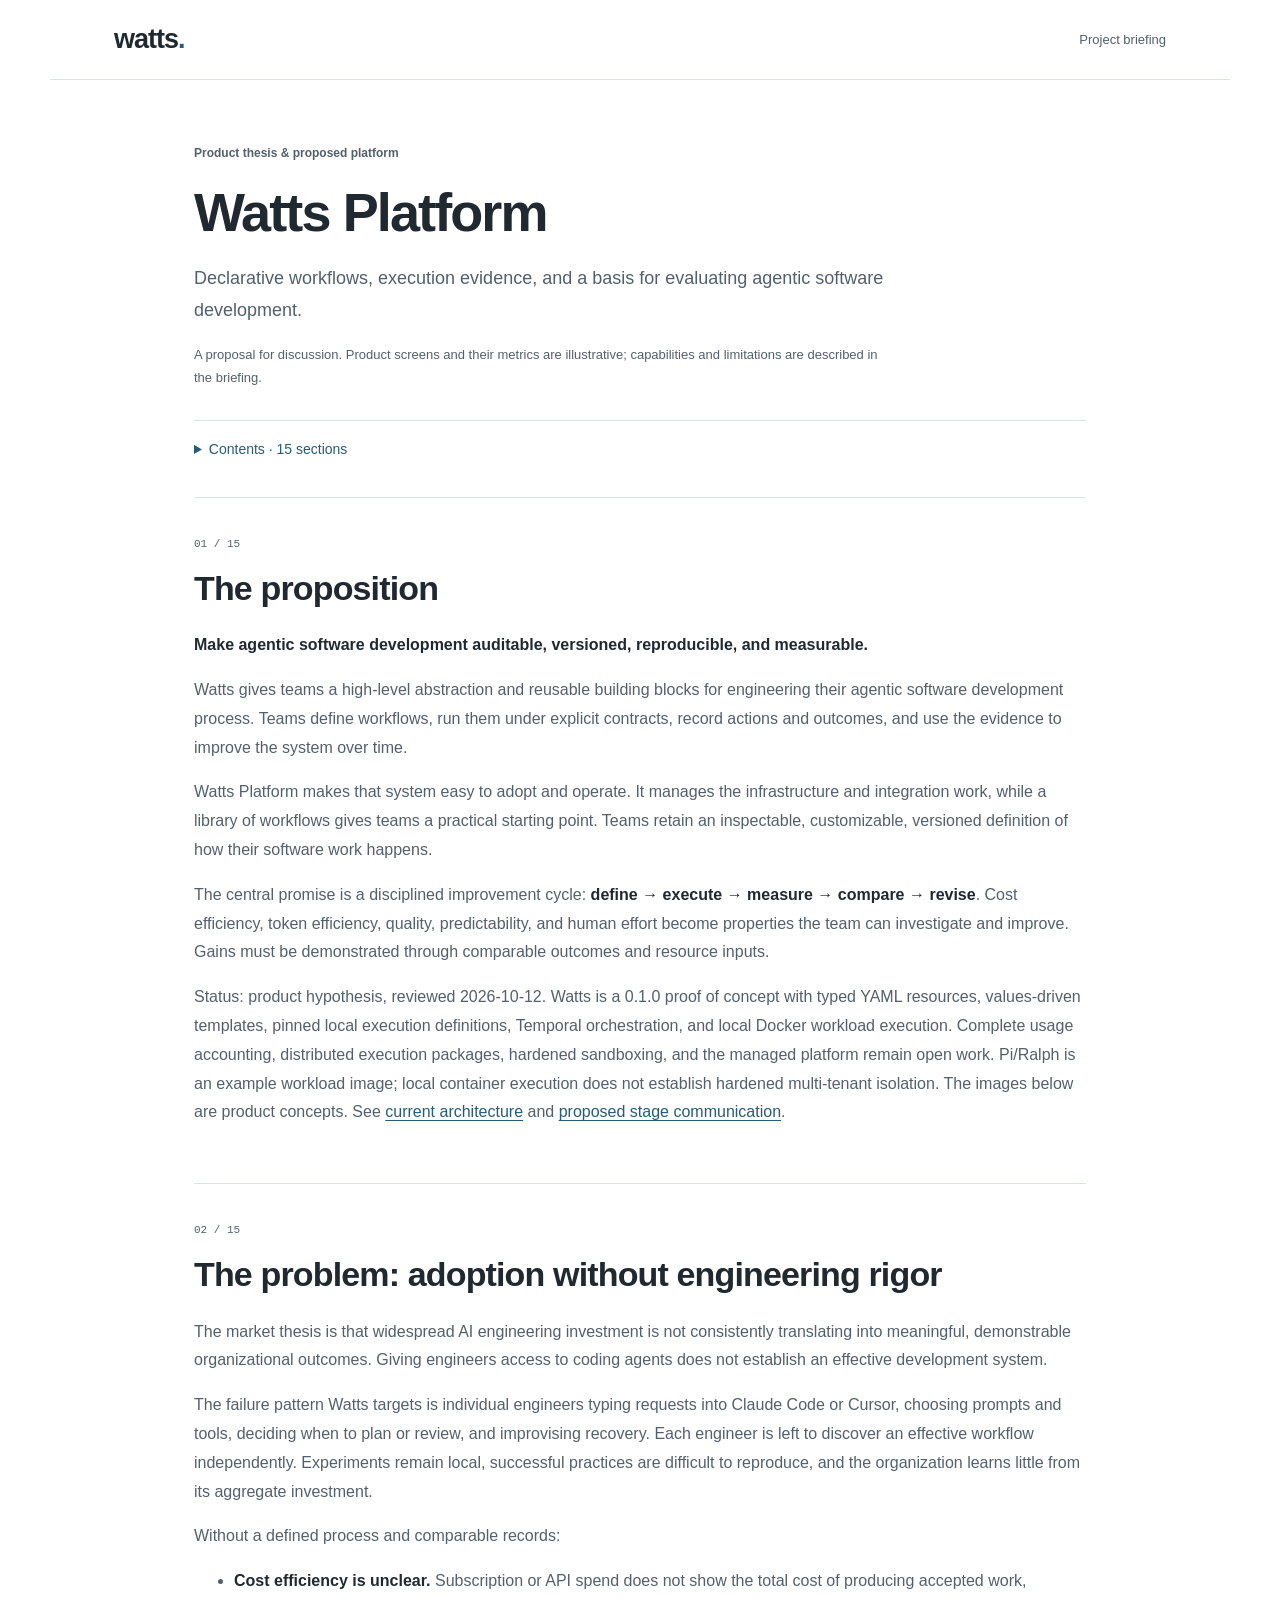
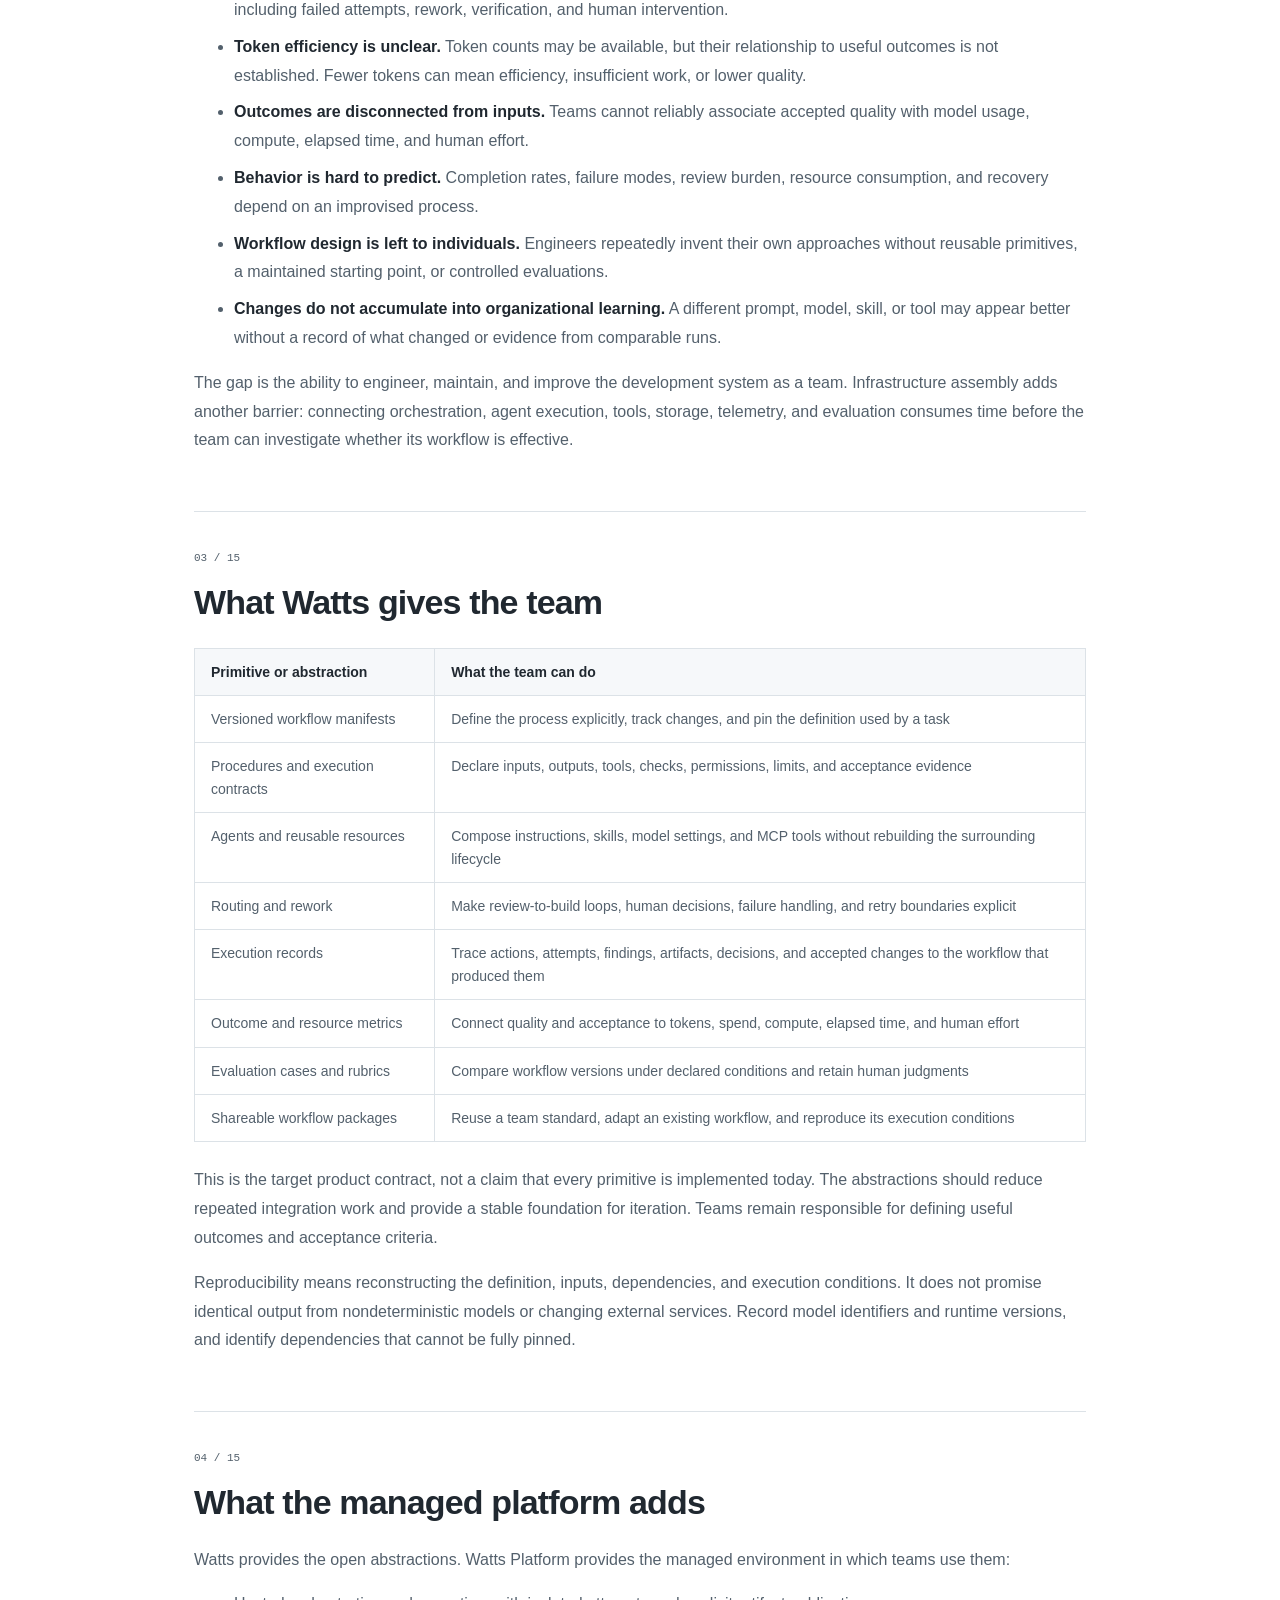
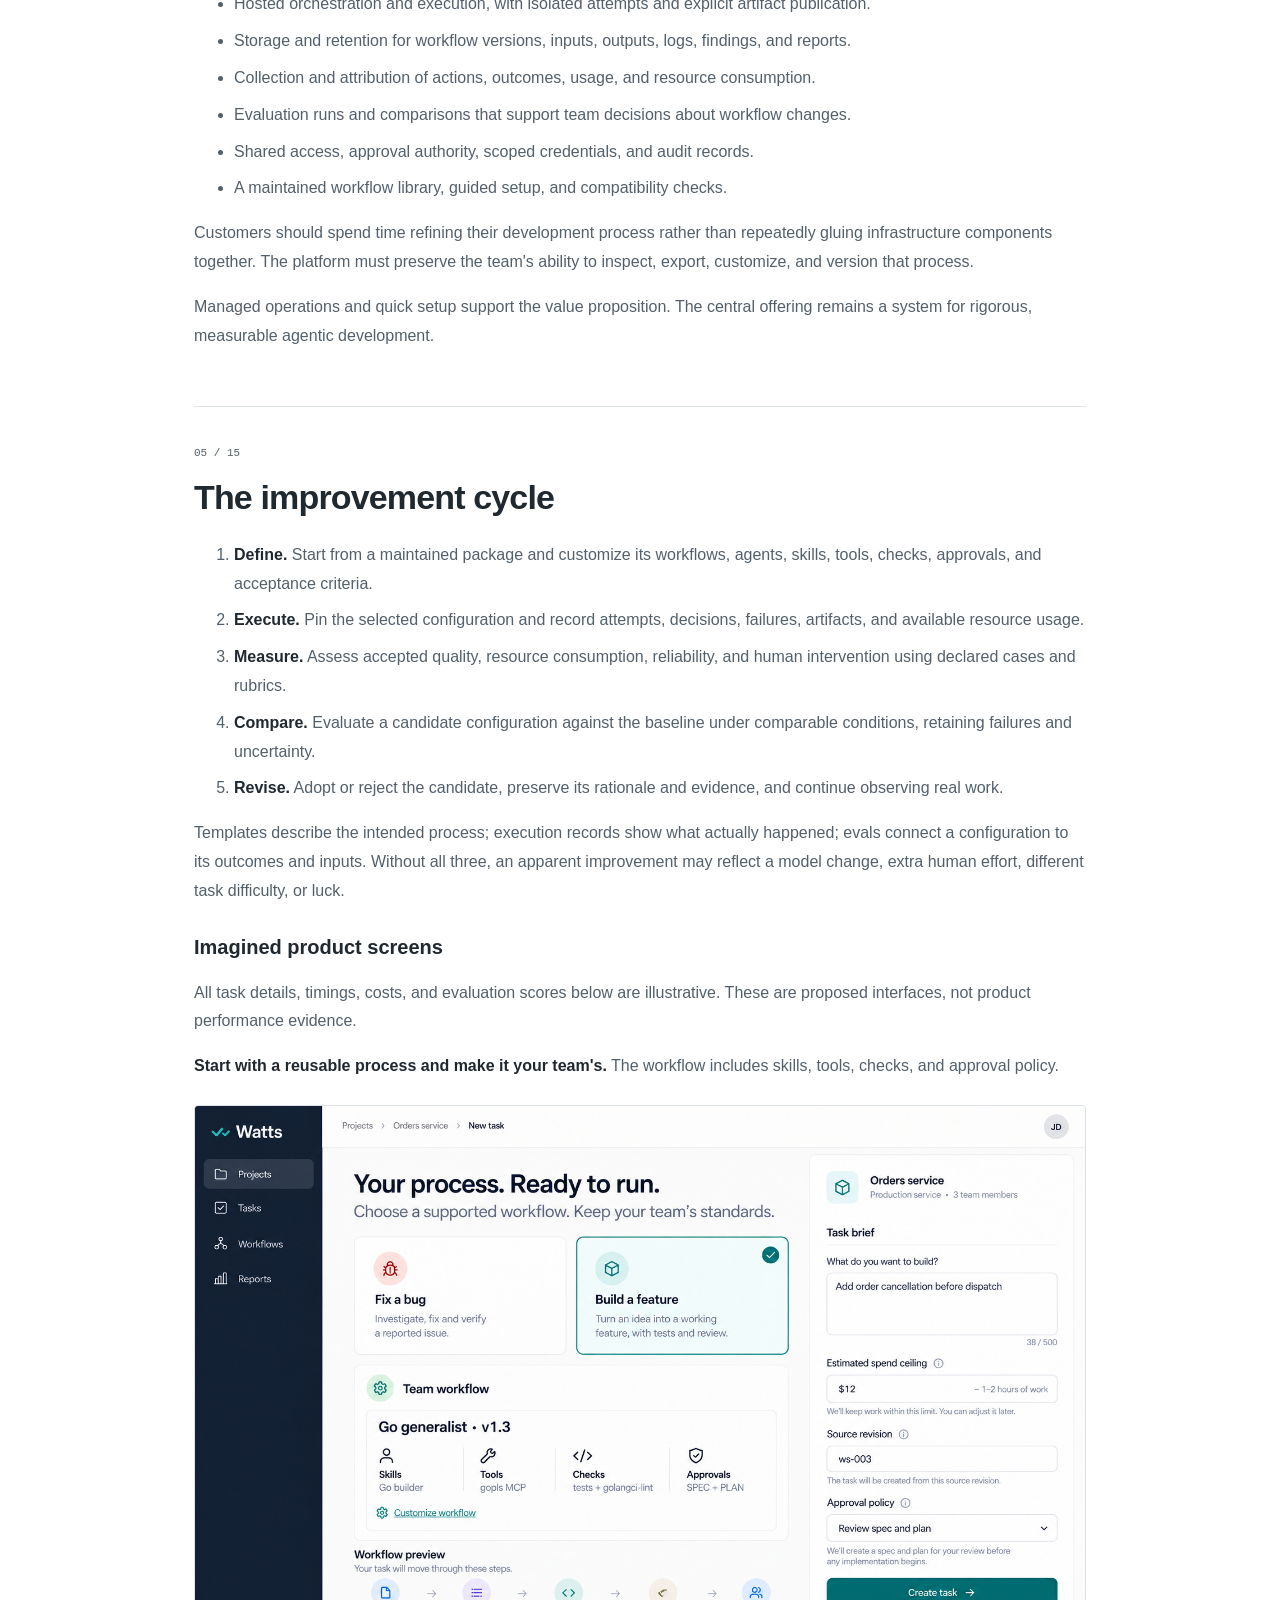
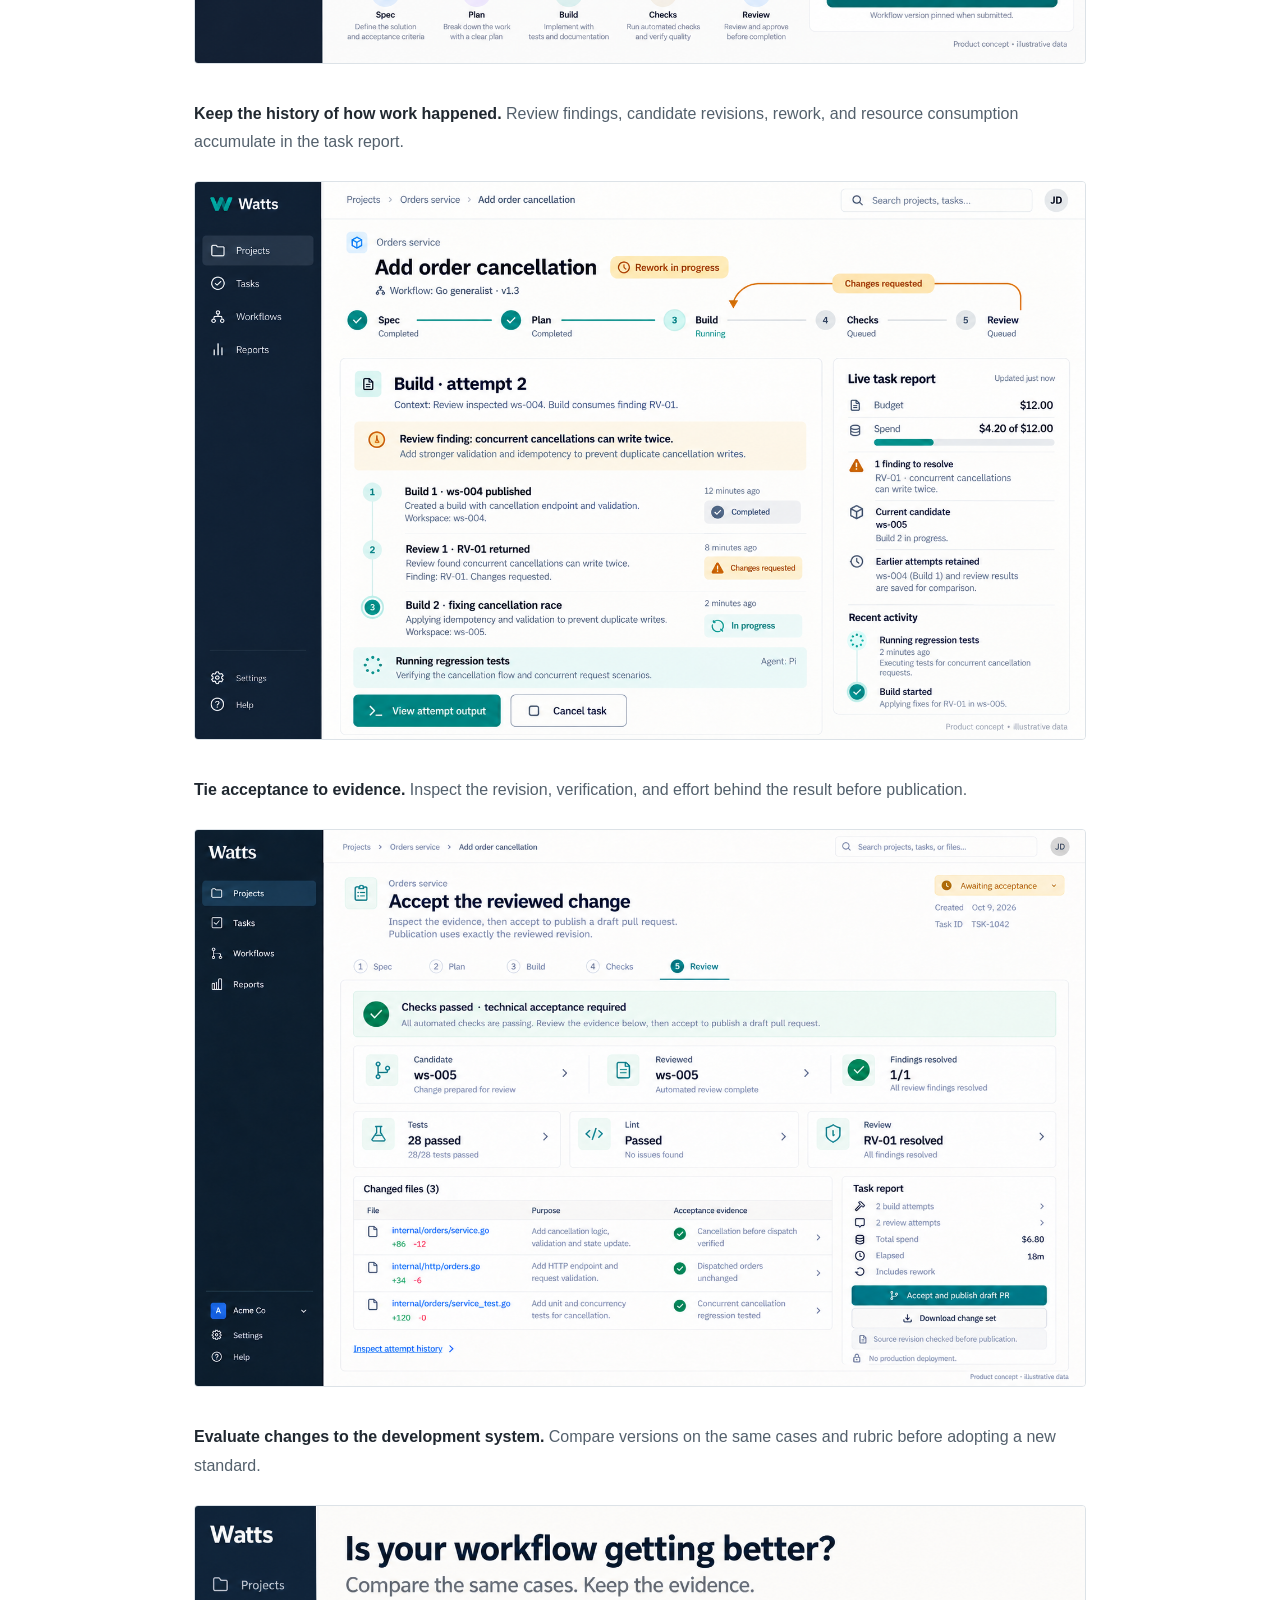
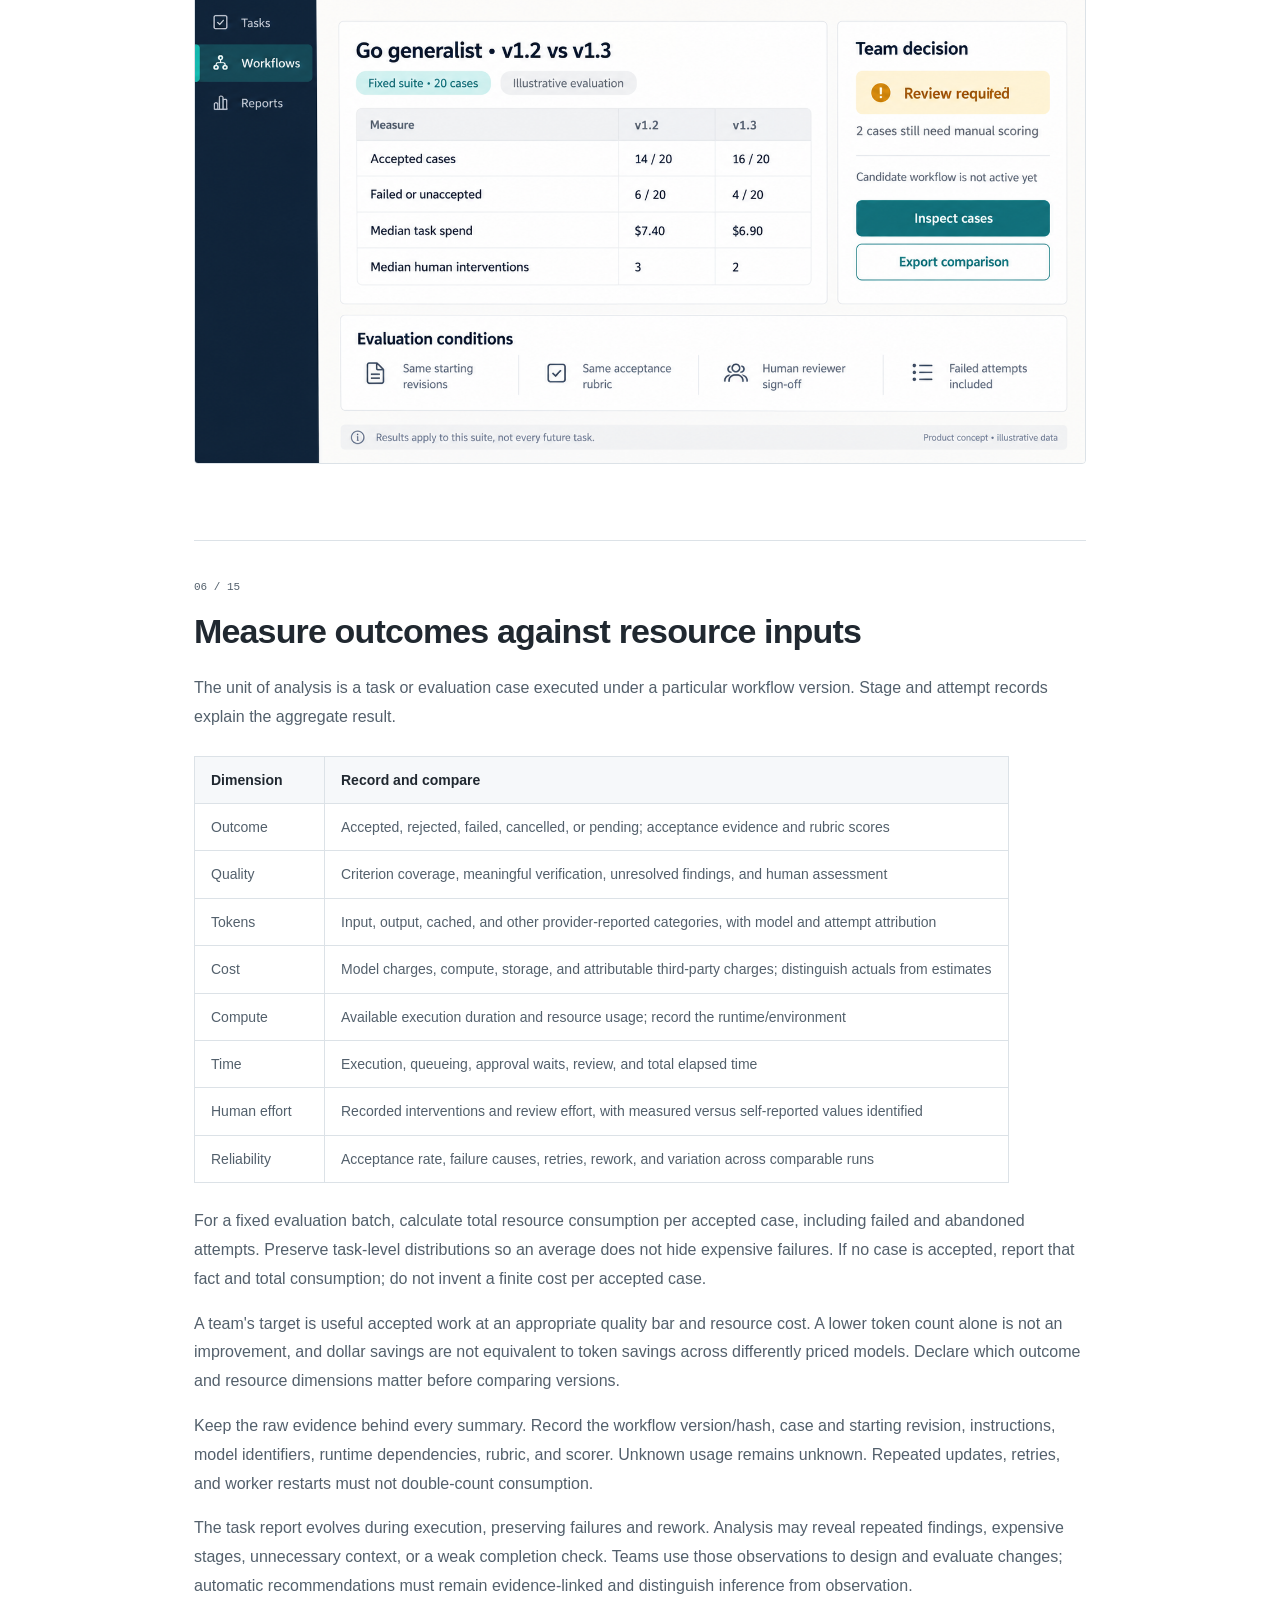
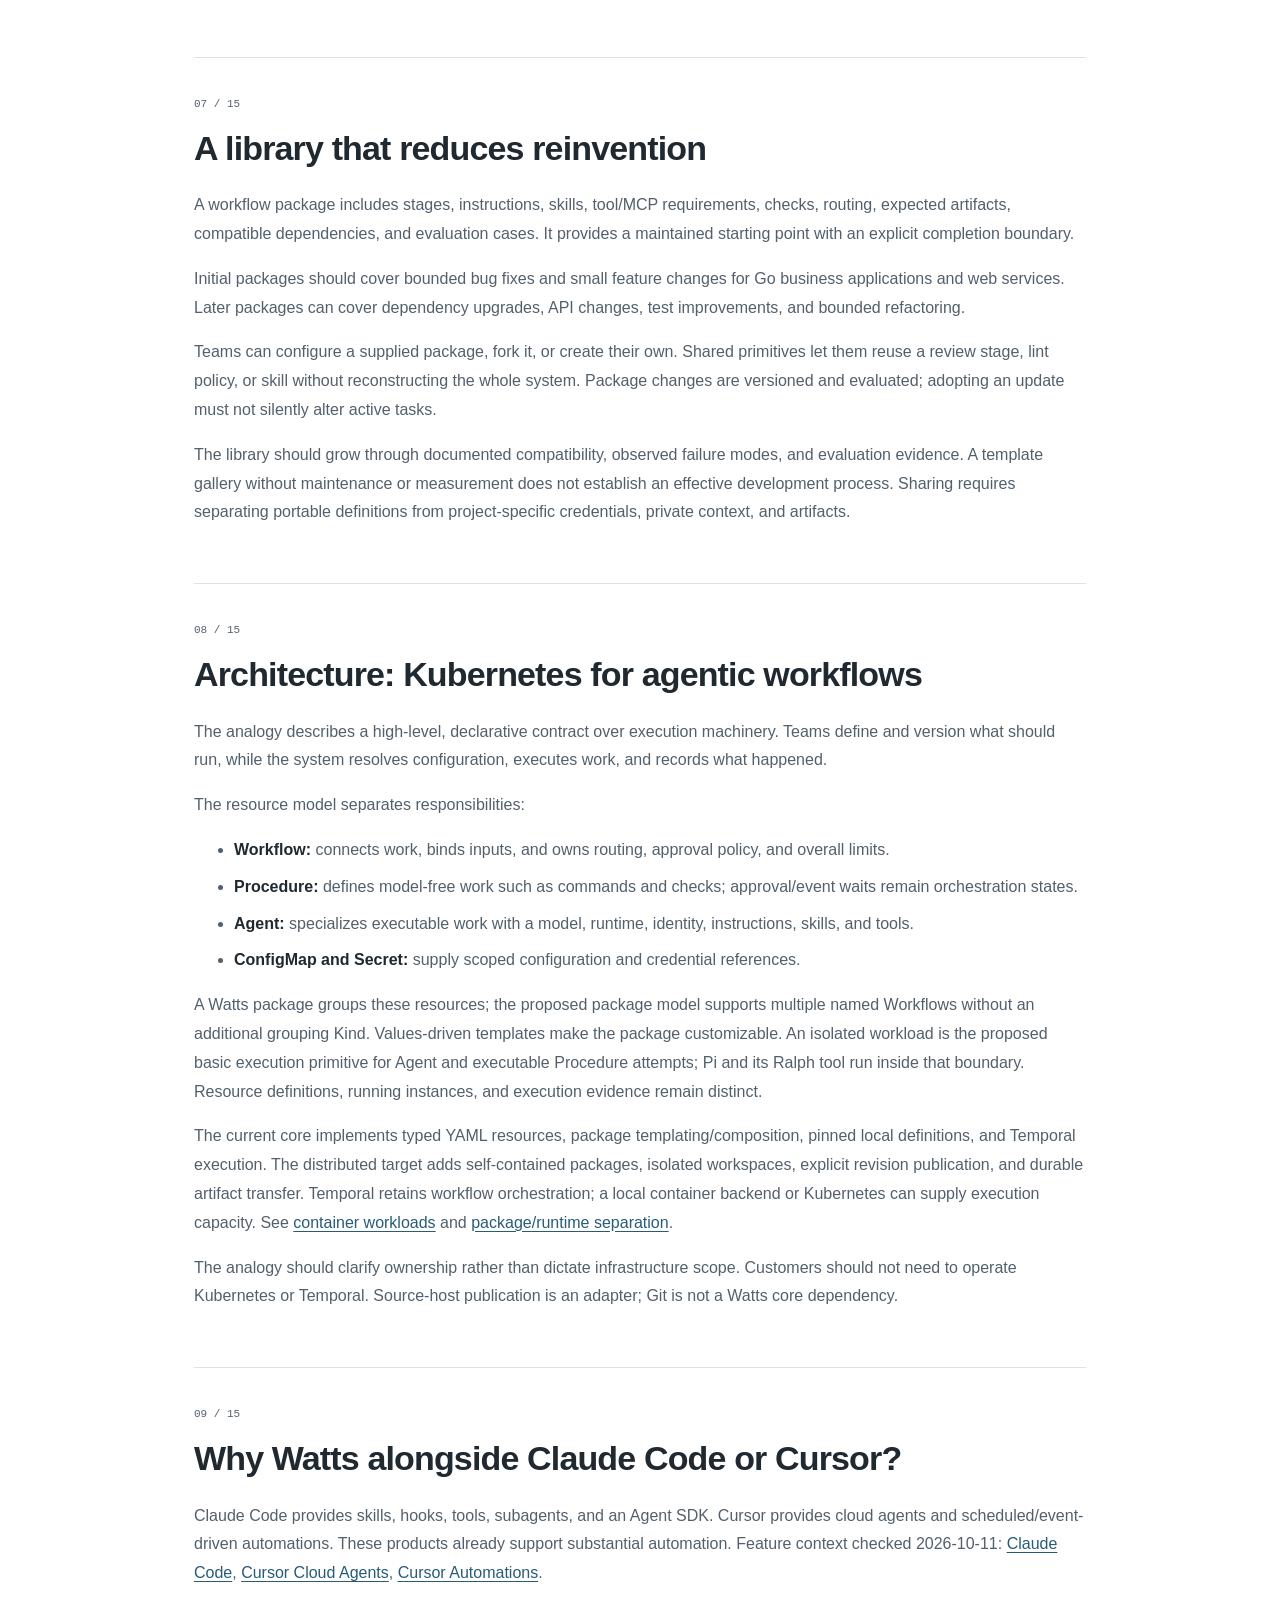
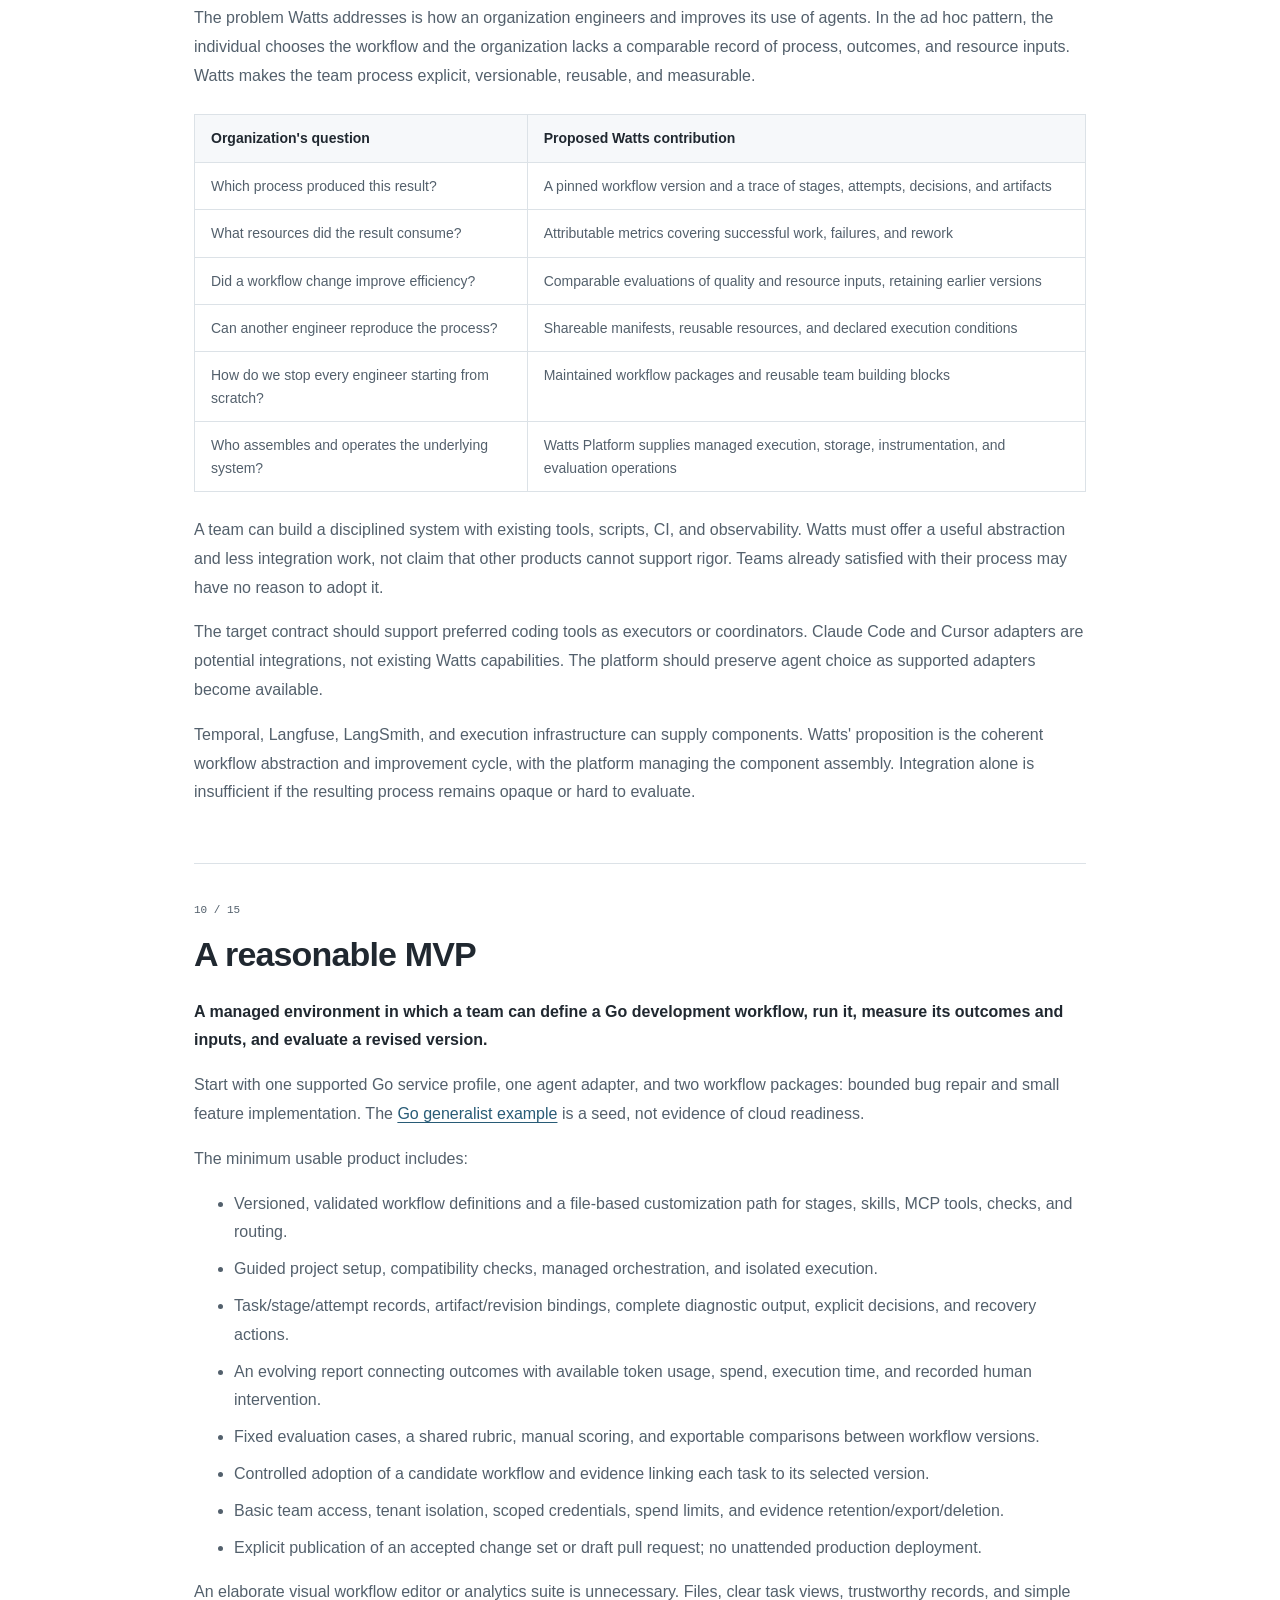
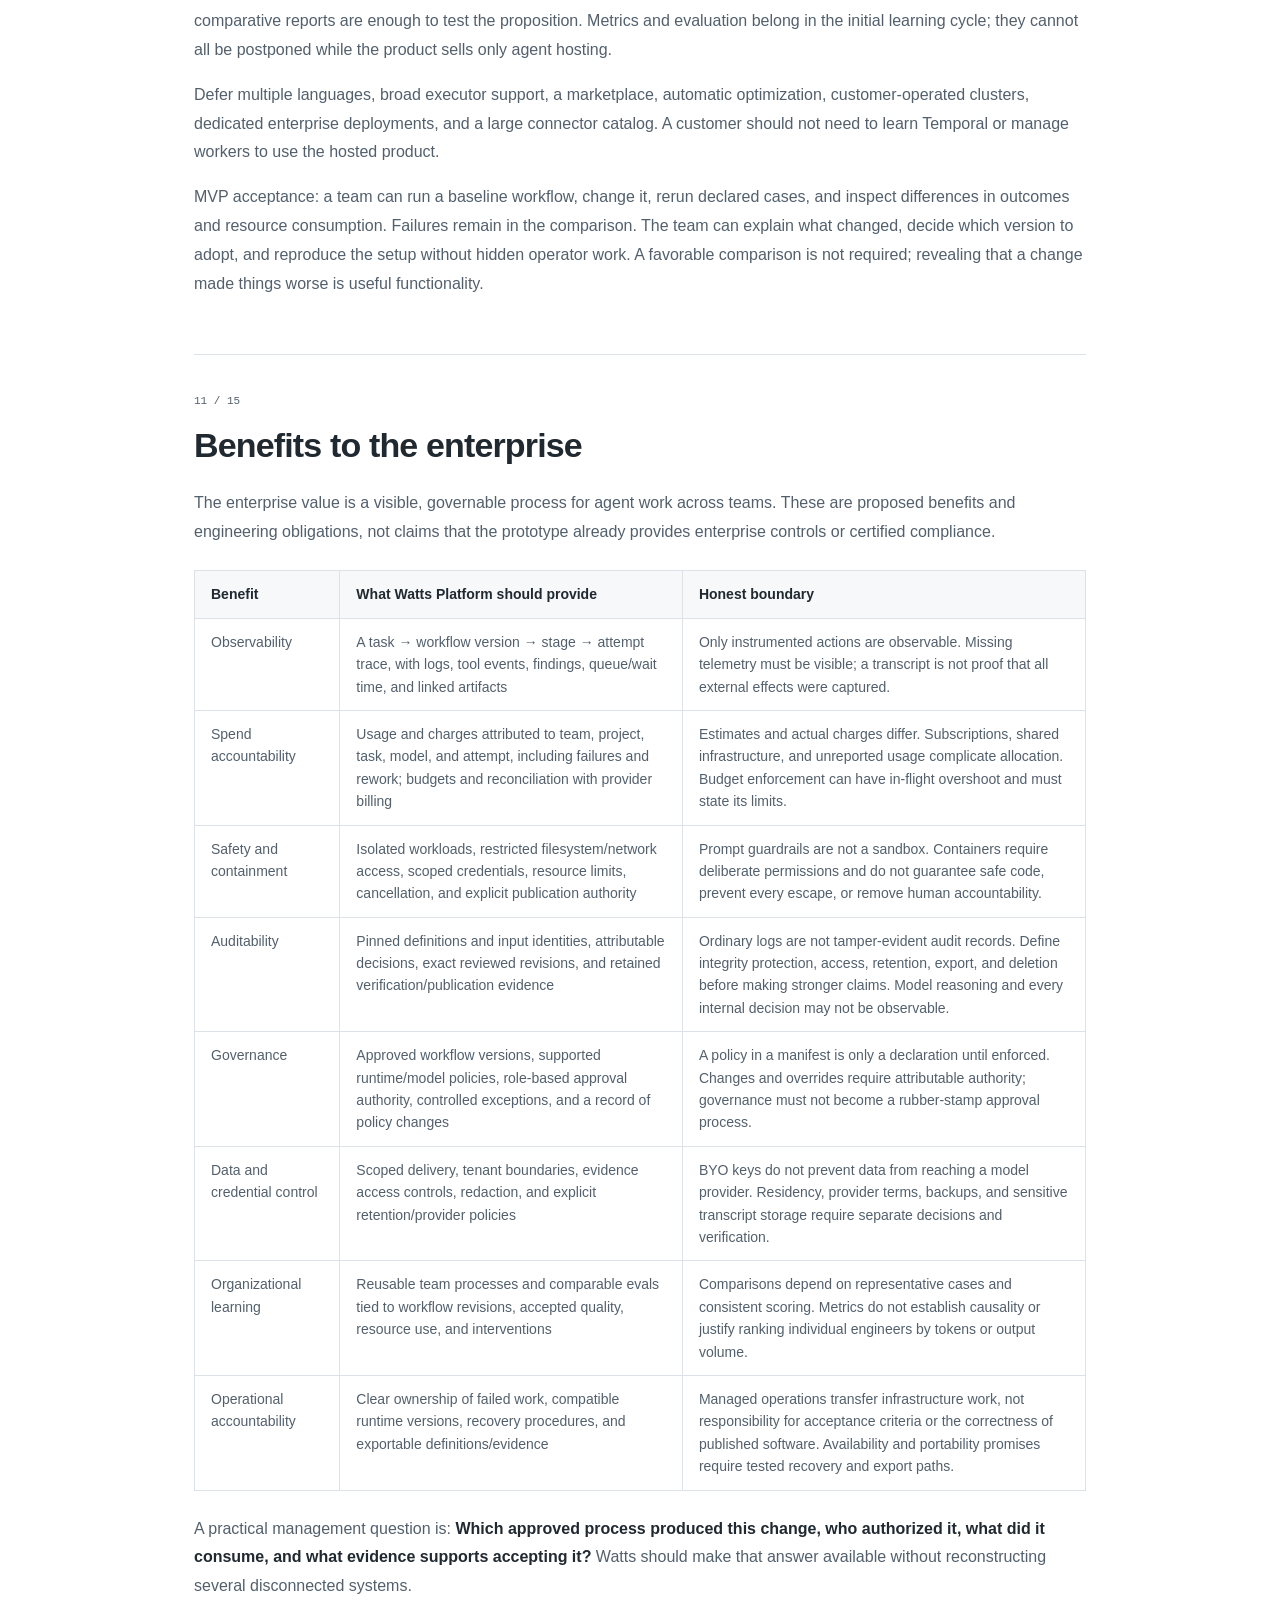
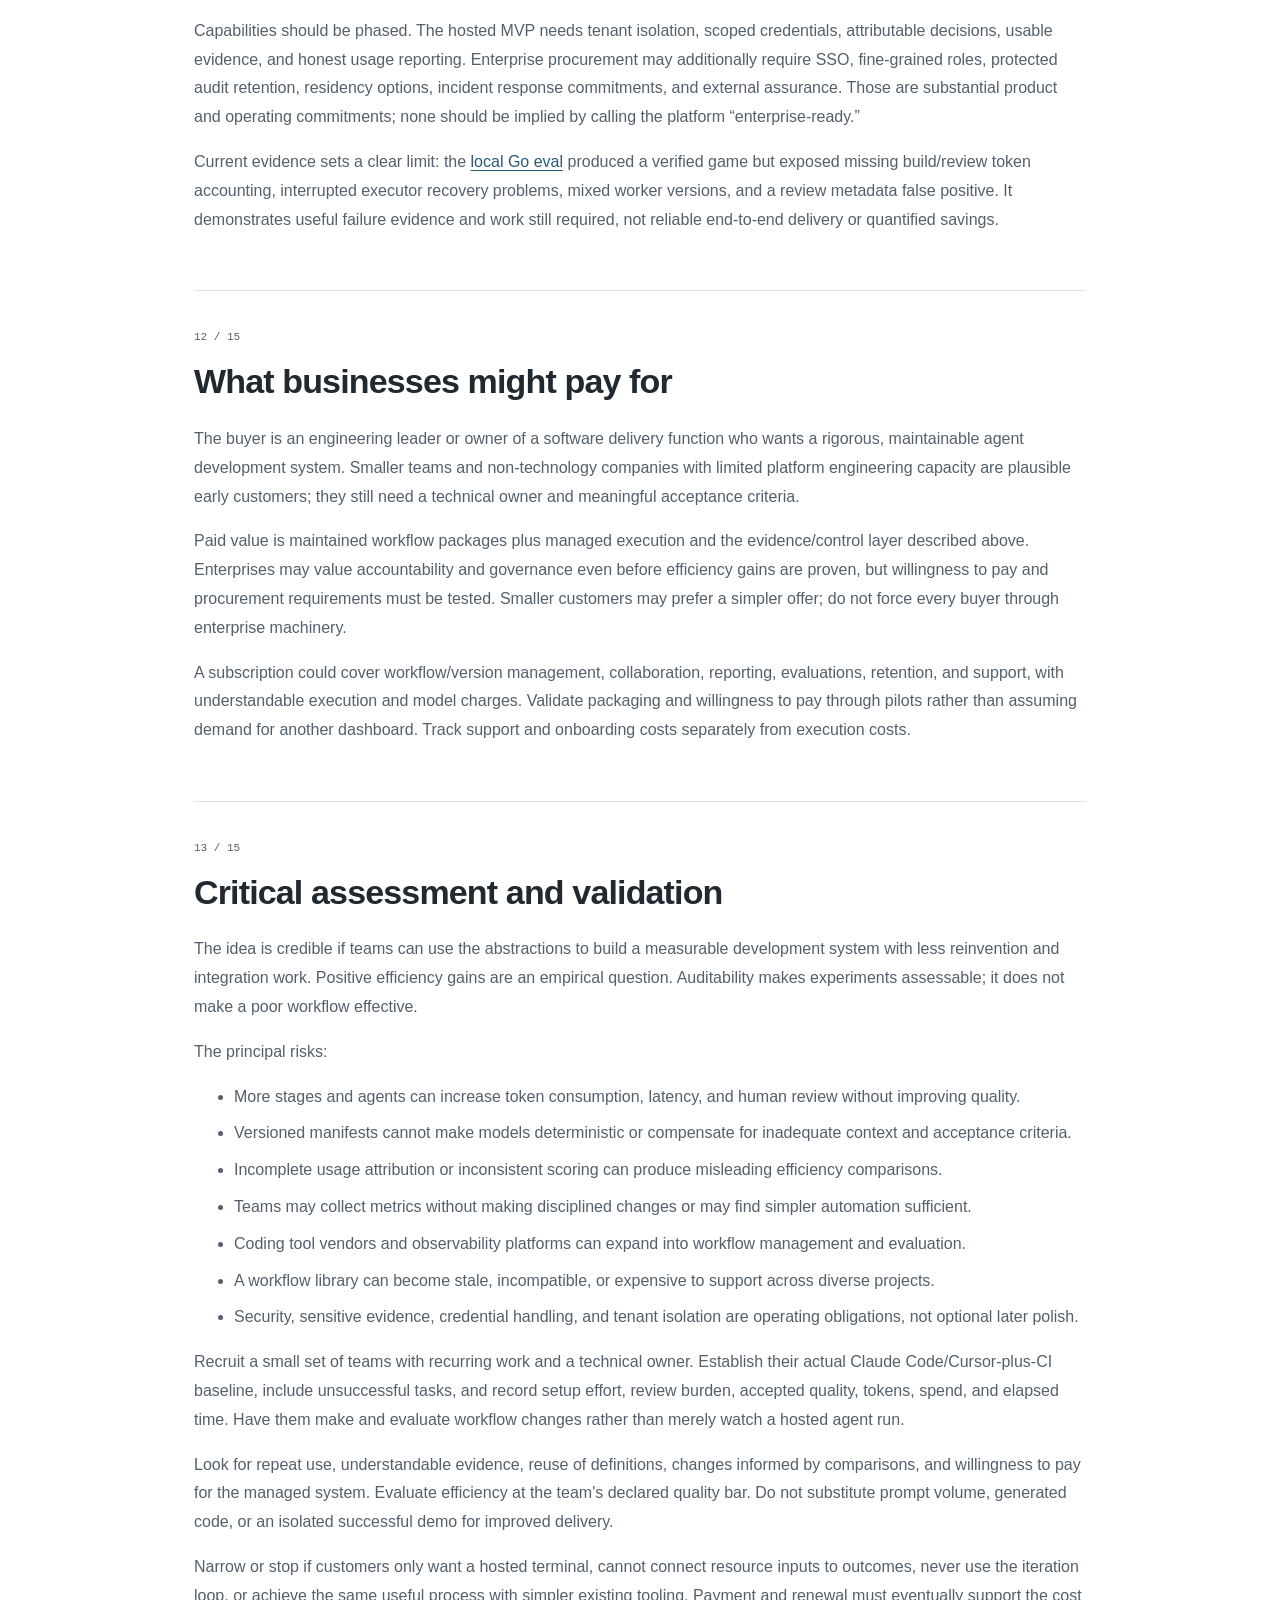
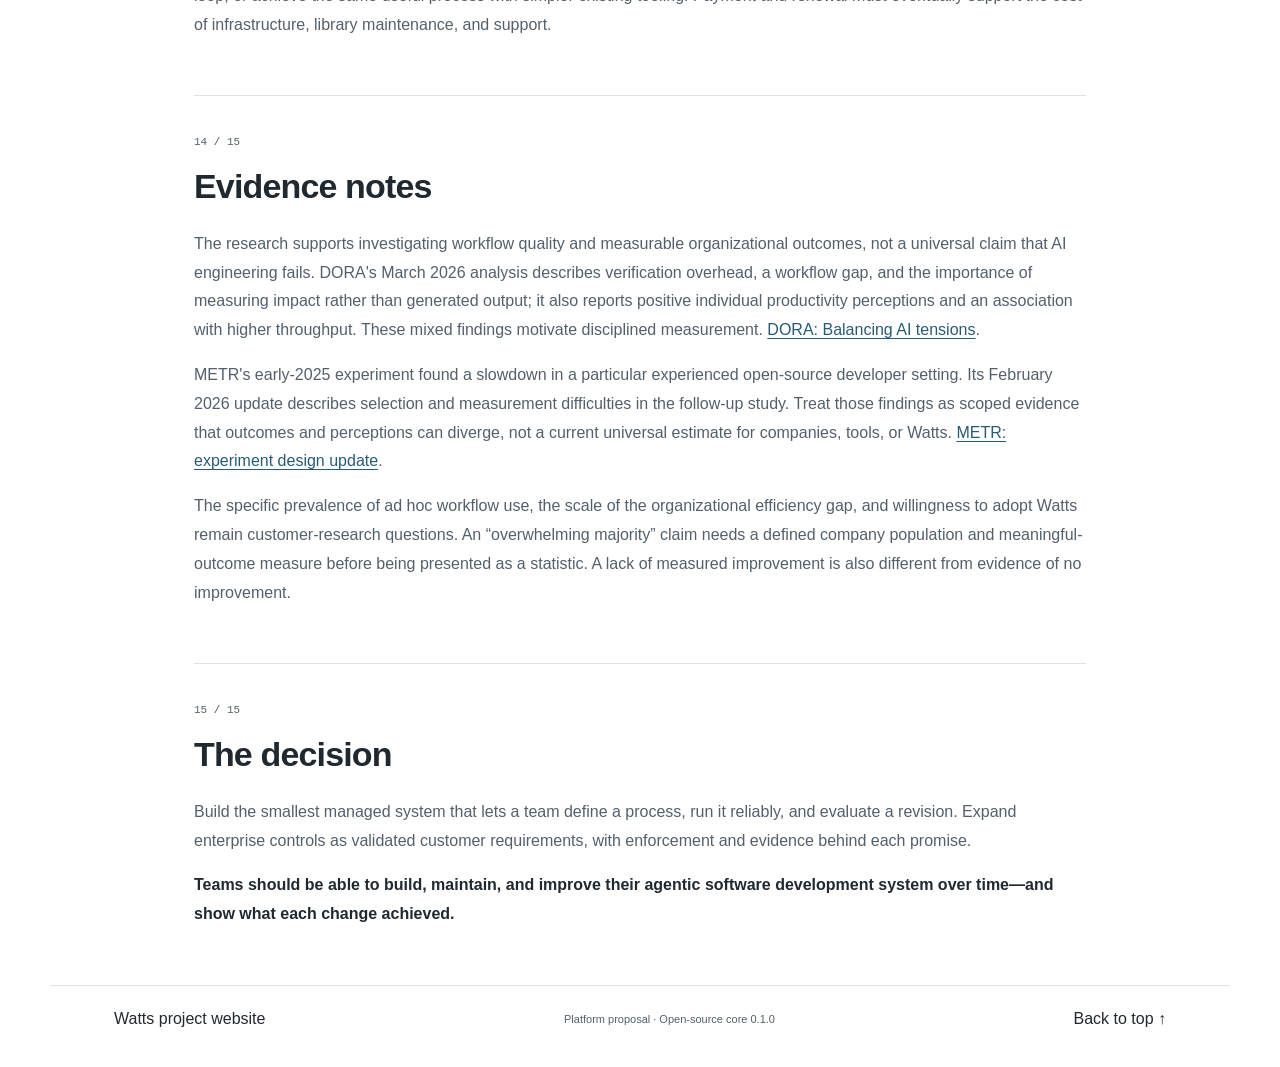
<file: site/slides/index.html>
<!doctype html>
<html lang="en"><head>
<meta charset="utf-8"><meta name="viewport" content="width=device-width, initial-scale=1">
<meta name="robots" content="noindex, nofollow">
<meta name="description" content="Watts Platform: product thesis, proposed operating model, and validation questions.">
<title>Watts Platform — Project briefing</title>
<link rel="icon" href="../assets/icon.svg" type="image/svg+xml">
<link rel="stylesheet" href="../assets/style.css"><link rel="stylesheet" href="./slides.css">
</head><body>
<a class="skip" href="#slides">Skip to briefing</a>
<header class="header"><a class="brand" href="../">watts<span class="brand-dot">.</span></a><span class="briefing-label">Project briefing</span></header>
<main id="slides" class="briefing">
<section class="cover"><div class="eyebrow">Product thesis & proposed platform</div><h1>Watts Platform</h1><p>Declarative workflows, execution evidence, and a basis for evaluating agentic software development.</p><p class="cover-note">A proposal for discussion. Product screens and their metrics are illustrative; capabilities and limitations are described in the briefing.</p><details><summary>Contents · 15 sections</summary><ol><li><a href="#slide-1">The proposition</a></li>
<li><a href="#slide-2">The problem: adoption without engineering rigor</a></li>
<li><a href="#slide-3">What Watts gives the team</a></li>
<li><a href="#slide-4">What the managed platform adds</a></li>
<li><a href="#slide-5">The improvement cycle</a></li>
<li><a href="#slide-6">Measure outcomes against resource inputs</a></li>
<li><a href="#slide-7">A library that reduces reinvention</a></li>
<li><a href="#slide-8">Architecture: Kubernetes for agentic workflows</a></li>
<li><a href="#slide-9">Why Watts alongside Claude Code or Cursor?</a></li>
<li><a href="#slide-10">A reasonable MVP</a></li>
<li><a href="#slide-11">Benefits to the enterprise</a></li>
<li><a href="#slide-12">What businesses might pay for</a></li>
<li><a href="#slide-13">Critical assessment and validation</a></li>
<li><a href="#slide-14">Evidence notes</a></li>
<li><a href="#slide-15">The decision</a></li></ol></details></section>
<section class="slide" id="slide-1" aria-label="The proposition"><div class="slide-number">01 / 15</div><h2>The proposition</h2>
<p><strong>Make agentic software development auditable, versioned, reproducible, and measurable.</strong></p>
<p>Watts gives teams a high-level abstraction and reusable building blocks for engineering their agentic software development process. Teams define workflows, run them under explicit contracts, record actions and outcomes, and use the evidence to improve the system over time.</p>
<p>Watts Platform makes that system easy to adopt and operate. It manages the infrastructure and integration work, while a library of workflows gives teams a practical starting point. Teams retain an inspectable, customizable, versioned definition of how their software work happens.</p>
<p>The central promise is a disciplined improvement cycle: <strong>define → execute → measure → compare → revise</strong>. Cost efficiency, token efficiency, quality, predictability, and human effort become properties the team can investigate and improve. Gains must be demonstrated through comparable outcomes and resource inputs.</p>
<p>Status: product hypothesis, reviewed 2026-10-12. Watts is a 0.1.0 proof of concept with typed YAML resources, values-driven templates, pinned local execution definitions, Temporal orchestration, and local Docker workload execution. Complete usage accounting, distributed execution packages, hardened sandboxing, and the managed platform remain open work. Pi/Ralph is an example workload image; local container execution does not establish hardened multi-tenant isolation. The images below are product concepts. See <a href="https://github.com/jasondeutsch/watts/blob/main/docs/workflow-design.md">current architecture</a> and <a href="https://github.com/jasondeutsch/watts/blob/main/docs/stage-communication.md">proposed stage communication</a>.</p>
</section>
<section class="slide" id="slide-2" aria-label="The problem: adoption without engineering rigor"><div class="slide-number">02 / 15</div><h2>The problem: adoption without engineering rigor</h2>
<p>The market thesis is that widespread AI engineering investment is not consistently translating into meaningful, demonstrable organizational outcomes. Giving engineers access to coding agents does not establish an effective development system.</p>
<p>The failure pattern Watts targets is individual engineers typing requests into Claude Code or Cursor, choosing prompts and tools, deciding when to plan or review, and improvising recovery. Each engineer is left to discover an effective workflow independently. Experiments remain local, successful practices are difficult to reproduce, and the organization learns little from its aggregate investment.</p>
<p>Without a defined process and comparable records:</p>
<ul>
<li><strong>Cost efficiency is unclear.</strong> Subscription or API spend does not show the total cost of producing accepted work, including failed attempts, rework, verification, and human intervention.</li>
<li><strong>Token efficiency is unclear.</strong> Token counts may be available, but their relationship to useful outcomes is not established. Fewer tokens can mean efficiency, insufficient work, or lower quality.</li>
<li><strong>Outcomes are disconnected from inputs.</strong> Teams cannot reliably associate accepted quality with model usage, compute, elapsed time, and human effort.</li>
<li><strong>Behavior is hard to predict.</strong> Completion rates, failure modes, review burden, resource consumption, and recovery depend on an improvised process.</li>
<li><strong>Workflow design is left to individuals.</strong> Engineers repeatedly invent their own approaches without reusable primitives, a maintained starting point, or controlled evaluations.</li>
<li><strong>Changes do not accumulate into organizational learning.</strong> A different prompt, model, skill, or tool may appear better without a record of what changed or evidence from comparable runs.</li>
</ul>
<p>The gap is the ability to engineer, maintain, and improve the development system as a team. Infrastructure assembly adds another barrier: connecting orchestration, agent execution, tools, storage, telemetry, and evaluation consumes time before the team can investigate whether its workflow is effective.</p>
</section>
<section class="slide" id="slide-3" aria-label="What Watts gives the team"><div class="slide-number">03 / 15</div><h2>What Watts gives the team</h2>
<table>
<thead>
<tr>
<th>Primitive or abstraction</th>
<th>What the team can do</th>
</tr>
</thead>
<tbody><tr>
<td>Versioned workflow manifests</td>
<td>Define the process explicitly, track changes, and pin the definition used by a task</td>
</tr>
<tr>
<td>Procedures and execution contracts</td>
<td>Declare inputs, outputs, tools, checks, permissions, limits, and acceptance evidence</td>
</tr>
<tr>
<td>Agents and reusable resources</td>
<td>Compose instructions, skills, model settings, and MCP tools without rebuilding the surrounding lifecycle</td>
</tr>
<tr>
<td>Routing and rework</td>
<td>Make review-to-build loops, human decisions, failure handling, and retry boundaries explicit</td>
</tr>
<tr>
<td>Execution records</td>
<td>Trace actions, attempts, findings, artifacts, decisions, and accepted changes to the workflow that produced them</td>
</tr>
<tr>
<td>Outcome and resource metrics</td>
<td>Connect quality and acceptance to tokens, spend, compute, elapsed time, and human effort</td>
</tr>
<tr>
<td>Evaluation cases and rubrics</td>
<td>Compare workflow versions under declared conditions and retain human judgments</td>
</tr>
<tr>
<td>Shareable workflow packages</td>
<td>Reuse a team standard, adapt an existing workflow, and reproduce its execution conditions</td>
</tr>
</tbody></table>
<p>This is the target product contract, not a claim that every primitive is implemented today. The abstractions should reduce repeated integration work and provide a stable foundation for iteration. Teams remain responsible for defining useful outcomes and acceptance criteria.</p>
<p>Reproducibility means reconstructing the definition, inputs, dependencies, and execution conditions. It does not promise identical output from nondeterministic models or changing external services. Record model identifiers and runtime versions, and identify dependencies that cannot be fully pinned.</p>
</section>
<section class="slide" id="slide-4" aria-label="What the managed platform adds"><div class="slide-number">04 / 15</div><h2>What the managed platform adds</h2>
<p>Watts provides the open abstractions. Watts Platform provides the managed environment in which teams use them:</p>
<ul>
<li>Hosted orchestration and execution, with isolated attempts and explicit artifact publication.</li>
<li>Storage and retention for workflow versions, inputs, outputs, logs, findings, and reports.</li>
<li>Collection and attribution of actions, outcomes, usage, and resource consumption.</li>
<li>Evaluation runs and comparisons that support team decisions about workflow changes.</li>
<li>Shared access, approval authority, scoped credentials, and audit records.</li>
<li>A maintained workflow library, guided setup, and compatibility checks.</li>
</ul>
<p>Customers should spend time refining their development process rather than repeatedly gluing infrastructure components together. The platform must preserve the team&#39;s ability to inspect, export, customize, and version that process.</p>
<p>Managed operations and quick setup support the value proposition. The central offering remains a system for rigorous, measurable agentic development.</p>
</section>
<section class="slide" id="slide-5" aria-label="The improvement cycle"><div class="slide-number">05 / 15</div><h2>The improvement cycle</h2>
<ol>
<li><strong>Define.</strong> Start from a maintained package and customize its workflows, agents, skills, tools, checks, approvals, and acceptance criteria.</li>
<li><strong>Execute.</strong> Pin the selected configuration and record attempts, decisions, failures, artifacts, and available resource usage.</li>
<li><strong>Measure.</strong> Assess accepted quality, resource consumption, reliability, and human intervention using declared cases and rubrics.</li>
<li><strong>Compare.</strong> Evaluate a candidate configuration against the baseline under comparable conditions, retaining failures and uncertainty.</li>
<li><strong>Revise.</strong> Adopt or reject the candidate, preserve its rationale and evidence, and continue observing real work.</li>
</ol>
<p>Templates describe the intended process; execution records show what actually happened; evals connect a configuration to its outcomes and inputs. Without all three, an apparent improvement may reflect a model change, extra human effort, different task difficulty, or luck.</p>
<h3>Imagined product screens</h3>
<p>All task details, timings, costs, and evaluation scores below are illustrative. These are proposed interfaces, not product performance evidence.</p>
<p><strong>Start with a reusable process and make it your team&#39;s.</strong> The workflow includes skills, tools, checks, and approval policy.</p>
<p><img src="images/01-start-task-v2.png" alt="Choose a versioned team workflow and describe a task"></p>
<p><strong>Keep the history of how work happened.</strong> Review findings, candidate revisions, rework, and resource consumption accumulate in the task report.</p>
<p><img src="images/02-workflow-progress-v2.png" alt="Trace review findings and subsequent build attempts"></p>
<p><strong>Tie acceptance to evidence.</strong> Inspect the revision, verification, and effort behind the result before publication.</p>
<p><img src="images/03-review-results-v3.png" alt="Accept the exact reviewed revision with its execution report"></p>
<p><strong>Evaluate changes to the development system.</strong> Compare versions on the same cases and rubric before adopting a new standard.</p>
<p><img src="images/04-workflow-evaluation.png" alt="Compare workflow versions using outcomes and resource inputs"></p>
</section>
<section class="slide" id="slide-6" aria-label="Measure outcomes against resource inputs"><div class="slide-number">06 / 15</div><h2>Measure outcomes against resource inputs</h2>
<p>The unit of analysis is a task or evaluation case executed under a particular workflow version. Stage and attempt records explain the aggregate result.</p>
<table>
<thead>
<tr>
<th>Dimension</th>
<th>Record and compare</th>
</tr>
</thead>
<tbody><tr>
<td>Outcome</td>
<td>Accepted, rejected, failed, cancelled, or pending; acceptance evidence and rubric scores</td>
</tr>
<tr>
<td>Quality</td>
<td>Criterion coverage, meaningful verification, unresolved findings, and human assessment</td>
</tr>
<tr>
<td>Tokens</td>
<td>Input, output, cached, and other provider-reported categories, with model and attempt attribution</td>
</tr>
<tr>
<td>Cost</td>
<td>Model charges, compute, storage, and attributable third-party charges; distinguish actuals from estimates</td>
</tr>
<tr>
<td>Compute</td>
<td>Available execution duration and resource usage; record the runtime/environment</td>
</tr>
<tr>
<td>Time</td>
<td>Execution, queueing, approval waits, review, and total elapsed time</td>
</tr>
<tr>
<td>Human effort</td>
<td>Recorded interventions and review effort, with measured versus self-reported values identified</td>
</tr>
<tr>
<td>Reliability</td>
<td>Acceptance rate, failure causes, retries, rework, and variation across comparable runs</td>
</tr>
</tbody></table>
<p>For a fixed evaluation batch, calculate total resource consumption per accepted case, including failed and abandoned attempts. Preserve task-level distributions so an average does not hide expensive failures. If no case is accepted, report that fact and total consumption; do not invent a finite cost per accepted case.</p>
<p>A team&#39;s target is useful accepted work at an appropriate quality bar and resource cost. A lower token count alone is not an improvement, and dollar savings are not equivalent to token savings across differently priced models. Declare which outcome and resource dimensions matter before comparing versions.</p>
<p>Keep the raw evidence behind every summary. Record the workflow version/hash, case and starting revision, instructions, model identifiers, runtime dependencies, rubric, and scorer. Unknown usage remains unknown. Repeated updates, retries, and worker restarts must not double-count consumption.</p>
<p>The task report evolves during execution, preserving failures and rework. Analysis may reveal repeated findings, expensive stages, unnecessary context, or a weak completion check. Teams use those observations to design and evaluate changes; automatic recommendations must remain evidence-linked and distinguish inference from observation.</p>
</section>
<section class="slide" id="slide-7" aria-label="A library that reduces reinvention"><div class="slide-number">07 / 15</div><h2>A library that reduces reinvention</h2>
<p>A workflow package includes stages, instructions, skills, tool/MCP requirements, checks, routing, expected artifacts, compatible dependencies, and evaluation cases. It provides a maintained starting point with an explicit completion boundary.</p>
<p>Initial packages should cover bounded bug fixes and small feature changes for Go business applications and web services. Later packages can cover dependency upgrades, API changes, test improvements, and bounded refactoring.</p>
<p>Teams can configure a supplied package, fork it, or create their own. Shared primitives let them reuse a review stage, lint policy, or skill without reconstructing the whole system. Package changes are versioned and evaluated; adopting an update must not silently alter active tasks.</p>
<p>The library should grow through documented compatibility, observed failure modes, and evaluation evidence. A template gallery without maintenance or measurement does not establish an effective development process. Sharing requires separating portable definitions from project-specific credentials, private context, and artifacts.</p>
</section>
<section class="slide" id="slide-8" aria-label="Architecture: Kubernetes for agentic workflows"><div class="slide-number">08 / 15</div><h2>Architecture: Kubernetes for agentic workflows</h2>
<p>The analogy describes a high-level, declarative contract over execution machinery. Teams define and version what should run, while the system resolves configuration, executes work, and records what happened.</p>
<p>The resource model separates responsibilities:</p>
<ul>
<li><strong>Workflow:</strong> connects work, binds inputs, and owns routing, approval policy, and overall limits.</li>
<li><strong>Procedure:</strong> defines model-free work such as commands and checks; approval/event waits remain orchestration states.</li>
<li><strong>Agent:</strong> specializes executable work with a model, runtime, identity, instructions, skills, and tools.</li>
<li><strong>ConfigMap and Secret:</strong> supply scoped configuration and credential references.</li>
</ul>
<p>A Watts package groups these resources; the proposed package model supports multiple named Workflows without an additional grouping Kind. Values-driven templates make the package customizable. An isolated workload is the proposed basic execution primitive for Agent and executable Procedure attempts; Pi and its Ralph tool run inside that boundary. Resource definitions, running instances, and execution evidence remain distinct.</p>
<p>The current core implements typed YAML resources, package templating/composition, pinned local definitions, and Temporal execution. The distributed target adds self-contained packages, isolated workspaces, explicit revision publication, and durable artifact transfer. Temporal retains workflow orchestration; a local container backend or Kubernetes can supply execution capacity. See <a href="https://github.com/jasondeutsch/watts/blob/main/docs/container-workloads.md">container workloads</a> and <a href="https://github.com/jasondeutsch/watts/blob/main/docs/package-runtime-layout.md">package/runtime separation</a>.</p>
<p>The analogy should clarify ownership rather than dictate infrastructure scope. Customers should not need to operate Kubernetes or Temporal. Source-host publication is an adapter; Git is not a Watts core dependency.</p>
</section>
<section class="slide" id="slide-9" aria-label="Why Watts alongside Claude Code or Cursor?"><div class="slide-number">09 / 15</div><h2>Why Watts alongside Claude Code or Cursor?</h2>
<p>Claude Code provides skills, hooks, tools, subagents, and an Agent SDK. Cursor provides cloud agents and scheduled/event-driven automations. These products already support substantial automation. Feature context checked 2026-10-11: <a href="https://code.claude.com/docs/en/overview">Claude Code</a>, <a href="https://cursor.com/docs/cloud-agent">Cursor Cloud Agents</a>, <a href="https://cursor.com/docs/cloud-agent/automations">Cursor Automations</a>.</p>
<p>The problem Watts addresses is how an organization engineers and improves its use of agents. In the ad hoc pattern, the individual chooses the workflow and the organization lacks a comparable record of process, outcomes, and resource inputs. Watts makes the team process explicit, versionable, reusable, and measurable.</p>
<table>
<thead>
<tr>
<th>Organization&#39;s question</th>
<th>Proposed Watts contribution</th>
</tr>
</thead>
<tbody><tr>
<td>Which process produced this result?</td>
<td>A pinned workflow version and a trace of stages, attempts, decisions, and artifacts</td>
</tr>
<tr>
<td>What resources did the result consume?</td>
<td>Attributable metrics covering successful work, failures, and rework</td>
</tr>
<tr>
<td>Did a workflow change improve efficiency?</td>
<td>Comparable evaluations of quality and resource inputs, retaining earlier versions</td>
</tr>
<tr>
<td>Can another engineer reproduce the process?</td>
<td>Shareable manifests, reusable resources, and declared execution conditions</td>
</tr>
<tr>
<td>How do we stop every engineer starting from scratch?</td>
<td>Maintained workflow packages and reusable team building blocks</td>
</tr>
<tr>
<td>Who assembles and operates the underlying system?</td>
<td>Watts Platform supplies managed execution, storage, instrumentation, and evaluation operations</td>
</tr>
</tbody></table>
<p>A team can build a disciplined system with existing tools, scripts, CI, and observability. Watts must offer a useful abstraction and less integration work, not claim that other products cannot support rigor. Teams already satisfied with their process may have no reason to adopt it.</p>
<p>The target contract should support preferred coding tools as executors or coordinators. Claude Code and Cursor adapters are potential integrations, not existing Watts capabilities. The platform should preserve agent choice as supported adapters become available.</p>
<p>Temporal, Langfuse, LangSmith, and execution infrastructure can supply components. Watts&#39; proposition is the coherent workflow abstraction and improvement cycle, with the platform managing the component assembly. Integration alone is insufficient if the resulting process remains opaque or hard to evaluate.</p>
</section>
<section class="slide" id="slide-10" aria-label="A reasonable MVP"><div class="slide-number">10 / 15</div><h2>A reasonable MVP</h2>
<p><strong>A managed environment in which a team can define a Go development workflow, run it, measure its outcomes and inputs, and evaluate a revised version.</strong></p>
<p>Start with one supported Go service profile, one agent adapter, and two workflow packages: bounded bug repair and small feature implementation. The <a href="https://github.com/jasondeutsch/watts/blob/main/resources/examples/go_generalist/README.md">Go generalist example</a> is a seed, not evidence of cloud readiness.</p>
<p>The minimum usable product includes:</p>
<ul>
<li>Versioned, validated workflow definitions and a file-based customization path for stages, skills, MCP tools, checks, and routing.</li>
<li>Guided project setup, compatibility checks, managed orchestration, and isolated execution.</li>
<li>Task/stage/attempt records, artifact/revision bindings, complete diagnostic output, explicit decisions, and recovery actions.</li>
<li>An evolving report connecting outcomes with available token usage, spend, execution time, and recorded human intervention.</li>
<li>Fixed evaluation cases, a shared rubric, manual scoring, and exportable comparisons between workflow versions.</li>
<li>Controlled adoption of a candidate workflow and evidence linking each task to its selected version.</li>
<li>Basic team access, tenant isolation, scoped credentials, spend limits, and evidence retention/export/deletion.</li>
<li>Explicit publication of an accepted change set or draft pull request; no unattended production deployment.</li>
</ul>
<p>An elaborate visual workflow editor or analytics suite is unnecessary. Files, clear task views, trustworthy records, and simple comparative reports are enough to test the proposition. Metrics and evaluation belong in the initial learning cycle; they cannot all be postponed while the product sells only agent hosting.</p>
<p>Defer multiple languages, broad executor support, a marketplace, automatic optimization, customer-operated clusters, dedicated enterprise deployments, and a large connector catalog. A customer should not need to learn Temporal or manage workers to use the hosted product.</p>
<p>MVP acceptance: a team can run a baseline workflow, change it, rerun declared cases, and inspect differences in outcomes and resource consumption. Failures remain in the comparison. The team can explain what changed, decide which version to adopt, and reproduce the setup without hidden operator work. A favorable comparison is not required; revealing that a change made things worse is useful functionality.</p>
</section>
<section class="slide" id="slide-11" aria-label="Benefits to the enterprise"><div class="slide-number">11 / 15</div><h2>Benefits to the enterprise</h2>
<p>The enterprise value is a visible, governable process for agent work across teams. These are proposed benefits and engineering obligations, not claims that the prototype already provides enterprise controls or certified compliance.</p>
<table>
<thead>
<tr>
<th>Benefit</th>
<th>What Watts Platform should provide</th>
<th>Honest boundary</th>
</tr>
</thead>
<tbody><tr>
<td>Observability</td>
<td>A task → workflow version → stage → attempt trace, with logs, tool events, findings, queue/wait time, and linked artifacts</td>
<td>Only instrumented actions are observable. Missing telemetry must be visible; a transcript is not proof that all external effects were captured.</td>
</tr>
<tr>
<td>Spend accountability</td>
<td>Usage and charges attributed to team, project, task, model, and attempt, including failures and rework; budgets and reconciliation with provider billing</td>
<td>Estimates and actual charges differ. Subscriptions, shared infrastructure, and unreported usage complicate allocation. Budget enforcement can have in-flight overshoot and must state its limits.</td>
</tr>
<tr>
<td>Safety and containment</td>
<td>Isolated workloads, restricted filesystem/network access, scoped credentials, resource limits, cancellation, and explicit publication authority</td>
<td>Prompt guardrails are not a sandbox. Containers require deliberate permissions and do not guarantee safe code, prevent every escape, or remove human accountability.</td>
</tr>
<tr>
<td>Auditability</td>
<td>Pinned definitions and input identities, attributable decisions, exact reviewed revisions, and retained verification/publication evidence</td>
<td>Ordinary logs are not tamper-evident audit records. Define integrity protection, access, retention, export, and deletion before making stronger claims. Model reasoning and every internal decision may not be observable.</td>
</tr>
<tr>
<td>Governance</td>
<td>Approved workflow versions, supported runtime/model policies, role-based approval authority, controlled exceptions, and a record of policy changes</td>
<td>A policy in a manifest is only a declaration until enforced. Changes and overrides require attributable authority; governance must not become a rubber-stamp approval process.</td>
</tr>
<tr>
<td>Data and credential control</td>
<td>Scoped delivery, tenant boundaries, evidence access controls, redaction, and explicit retention/provider policies</td>
<td>BYO keys do not prevent data from reaching a model provider. Residency, provider terms, backups, and sensitive transcript storage require separate decisions and verification.</td>
</tr>
<tr>
<td>Organizational learning</td>
<td>Reusable team processes and comparable evals tied to workflow revisions, accepted quality, resource use, and interventions</td>
<td>Comparisons depend on representative cases and consistent scoring. Metrics do not establish causality or justify ranking individual engineers by tokens or output volume.</td>
</tr>
<tr>
<td>Operational accountability</td>
<td>Clear ownership of failed work, compatible runtime versions, recovery procedures, and exportable definitions/evidence</td>
<td>Managed operations transfer infrastructure work, not responsibility for acceptance criteria or the correctness of published software. Availability and portability promises require tested recovery and export paths.</td>
</tr>
</tbody></table>
<p>A practical management question is: <strong>Which approved process produced this change, who authorized it, what did it consume, and what evidence supports accepting it?</strong> Watts should make that answer available without reconstructing several disconnected systems.</p>
<p>Capabilities should be phased. The hosted MVP needs tenant isolation, scoped credentials, attributable decisions, usable evidence, and honest usage reporting. Enterprise procurement may additionally require SSO, fine-grained roles, protected audit retention, residency options, incident response commitments, and external assurance. Those are substantial product and operating commitments; none should be implied by calling the platform “enterprise-ready.”</p>
<p>Current evidence sets a clear limit: the <a href="https://github.com/jasondeutsch/watts/blob/main/evals/go-workflow/runs/2026-10-10-tic-tac-toe/README.md">local Go eval</a> produced a verified game but exposed missing build/review token accounting, interrupted executor recovery problems, mixed worker versions, and a review metadata false positive. It demonstrates useful failure evidence and work still required, not reliable end-to-end delivery or quantified savings.</p>
</section>
<section class="slide" id="slide-12" aria-label="What businesses might pay for"><div class="slide-number">12 / 15</div><h2>What businesses might pay for</h2>
<p>The buyer is an engineering leader or owner of a software delivery function who wants a rigorous, maintainable agent development system. Smaller teams and non-technology companies with limited platform engineering capacity are plausible early customers; they still need a technical owner and meaningful acceptance criteria.</p>
<p>Paid value is maintained workflow packages plus managed execution and the evidence/control layer described above. Enterprises may value accountability and governance even before efficiency gains are proven, but willingness to pay and procurement requirements must be tested. Smaller customers may prefer a simpler offer; do not force every buyer through enterprise machinery.</p>
<p>A subscription could cover workflow/version management, collaboration, reporting, evaluations, retention, and support, with understandable execution and model charges. Validate packaging and willingness to pay through pilots rather than assuming demand for another dashboard. Track support and onboarding costs separately from execution costs.</p>
</section>
<section class="slide" id="slide-13" aria-label="Critical assessment and validation"><div class="slide-number">13 / 15</div><h2>Critical assessment and validation</h2>
<p>The idea is credible if teams can use the abstractions to build a measurable development system with less reinvention and integration work. Positive efficiency gains are an empirical question. Auditability makes experiments assessable; it does not make a poor workflow effective.</p>
<p>The principal risks:</p>
<ul>
<li>More stages and agents can increase token consumption, latency, and human review without improving quality.</li>
<li>Versioned manifests cannot make models deterministic or compensate for inadequate context and acceptance criteria.</li>
<li>Incomplete usage attribution or inconsistent scoring can produce misleading efficiency comparisons.</li>
<li>Teams may collect metrics without making disciplined changes or may find simpler automation sufficient.</li>
<li>Coding tool vendors and observability platforms can expand into workflow management and evaluation.</li>
<li>A workflow library can become stale, incompatible, or expensive to support across diverse projects.</li>
<li>Security, sensitive evidence, credential handling, and tenant isolation are operating obligations, not optional later polish.</li>
</ul>
<p>Recruit a small set of teams with recurring work and a technical owner. Establish their actual Claude Code/Cursor-plus-CI baseline, include unsuccessful tasks, and record setup effort, review burden, accepted quality, tokens, spend, and elapsed time. Have them make and evaluate workflow changes rather than merely watch a hosted agent run.</p>
<p>Look for repeat use, understandable evidence, reuse of definitions, changes informed by comparisons, and willingness to pay for the managed system. Evaluate efficiency at the team&#39;s declared quality bar. Do not substitute prompt volume, generated code, or an isolated successful demo for improved delivery.</p>
<p>Narrow or stop if customers only want a hosted terminal, cannot connect resource inputs to outcomes, never use the iteration loop, or achieve the same useful process with simpler existing tooling. Payment and renewal must eventually support the cost of infrastructure, library maintenance, and support.</p>
</section>
<section class="slide" id="slide-14" aria-label="Evidence notes"><div class="slide-number">14 / 15</div><h2>Evidence notes</h2>
<p>The research supports investigating workflow quality and measurable organizational outcomes, not a universal claim that AI engineering fails. DORA&#39;s March 2026 analysis describes verification overhead, a workflow gap, and the importance of measuring impact rather than generated output; it also reports positive individual productivity perceptions and an association with higher throughput. These mixed findings motivate disciplined measurement. <a href="https://dora.dev/insights/balancing-ai-tensions/">DORA: Balancing AI tensions</a>.</p>
<p>METR&#39;s early-2025 experiment found a slowdown in a particular experienced open-source developer setting. Its February 2026 update describes selection and measurement difficulties in the follow-up study. Treat those findings as scoped evidence that outcomes and perceptions can diverge, not a current universal estimate for companies, tools, or Watts. <a href="https://metr.org/blog/2026-02-24-uplift-update/">METR: experiment design update</a>.</p>
<p>The specific prevalence of ad hoc workflow use, the scale of the organizational efficiency gap, and willingness to adopt Watts remain customer-research questions. An “overwhelming majority” claim needs a defined company population and meaningful-outcome measure before being presented as a statistic. A lack of measured improvement is also different from evidence of no improvement.</p>
</section>
<section class="slide" id="slide-15" aria-label="The decision"><div class="slide-number">15 / 15</div><h2>The decision</h2>
<p>Build the smallest managed system that lets a team define a process, run it reliably, and evaluate a revision. Expand enterprise controls as validated customer requirements, with enforcement and evidence behind each promise.</p>
<p><strong>Teams should be able to build, maintain, and improve their agentic software development system over time—and show what each change achieved.</strong></p>
</section>
</main><footer class="footer"><a href="../">Watts project website</a><span>Platform proposal · Open-source core 0.1.0</span><a href="#slides">Back to top ↑</a></footer>
</body></html>
</file>
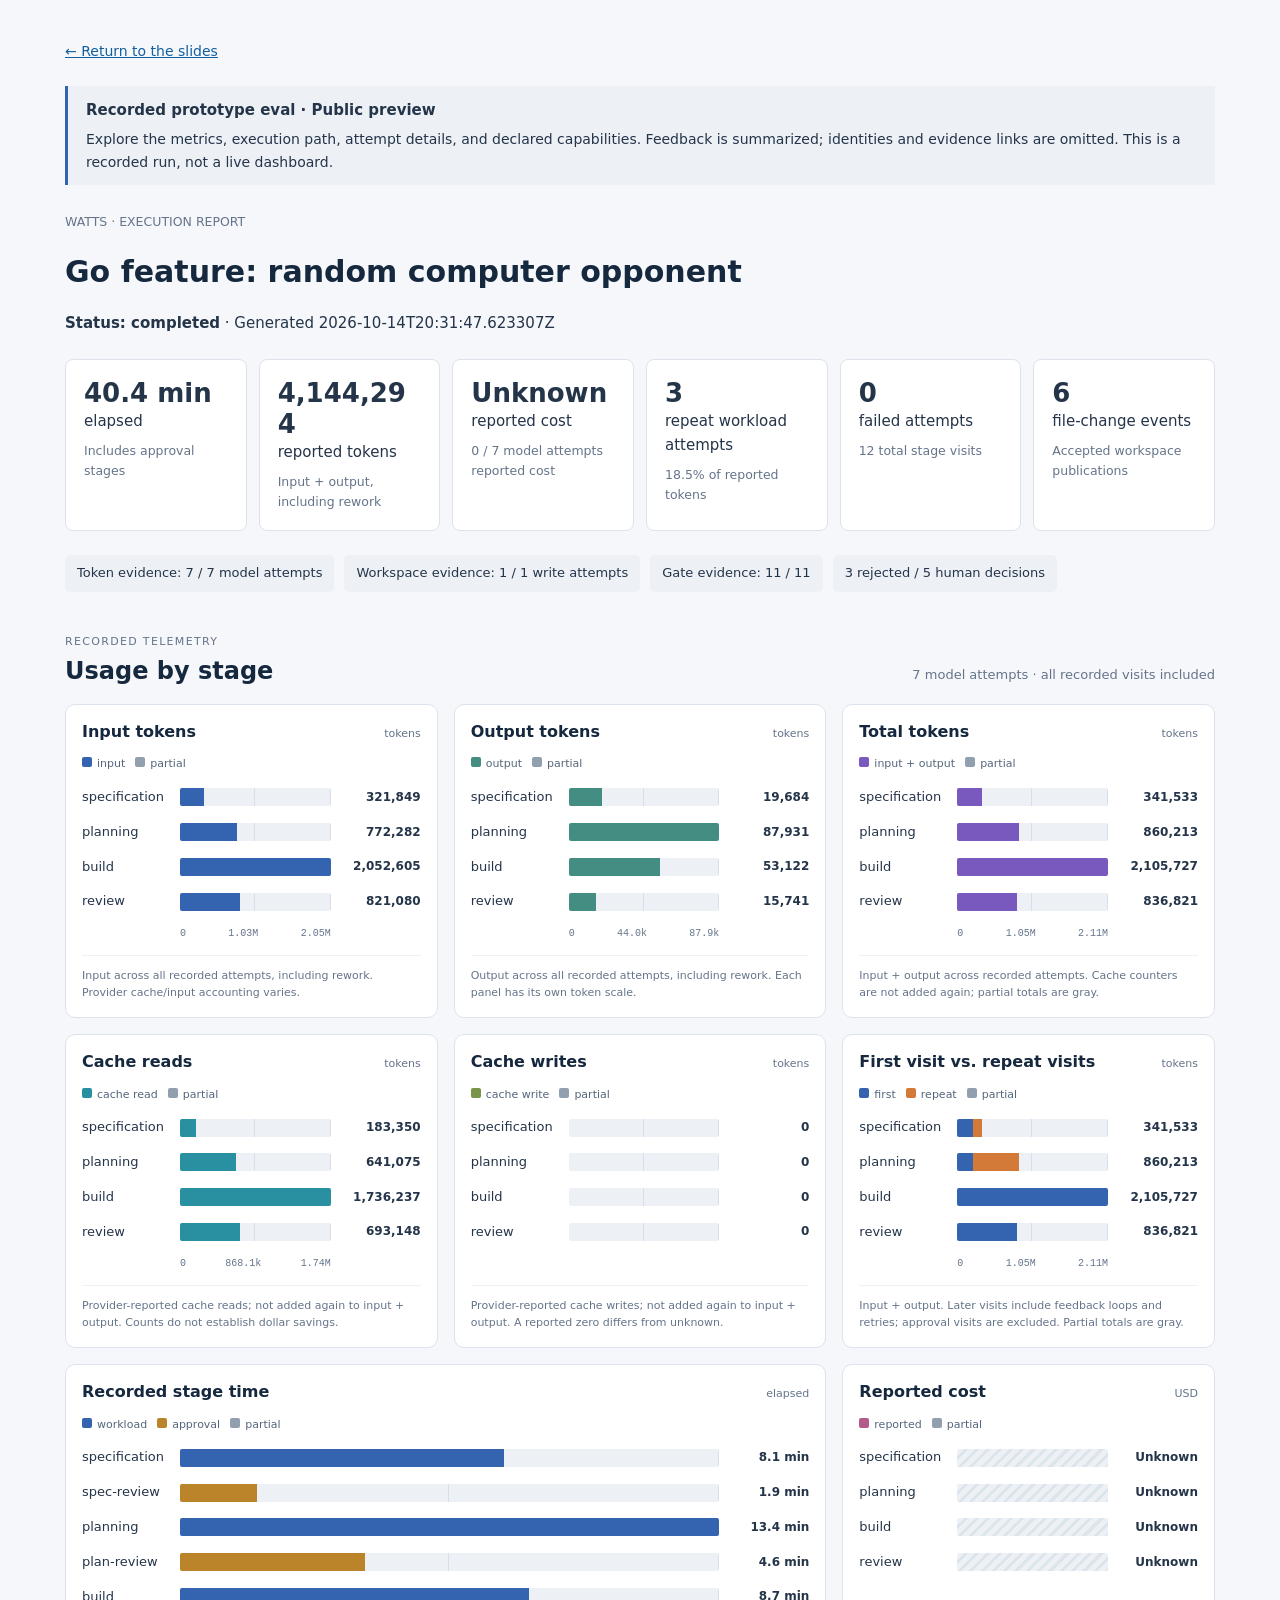
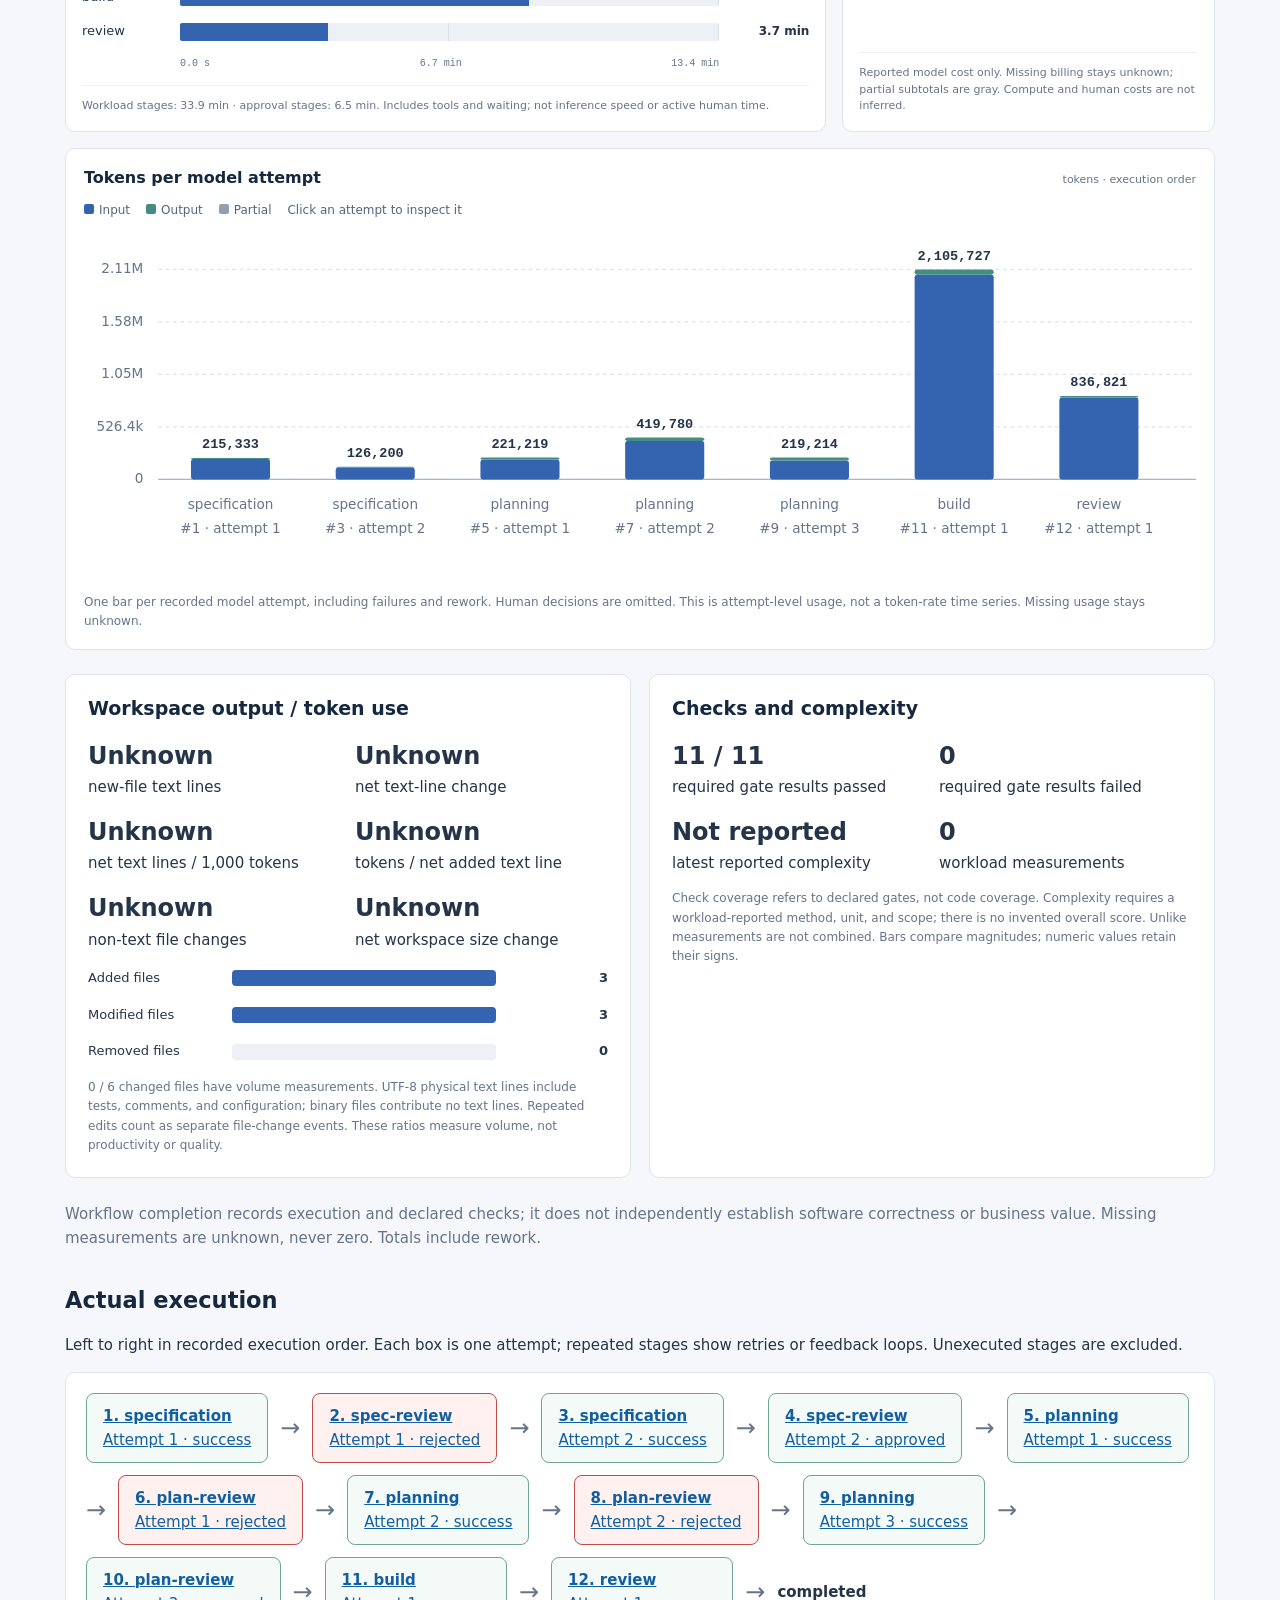
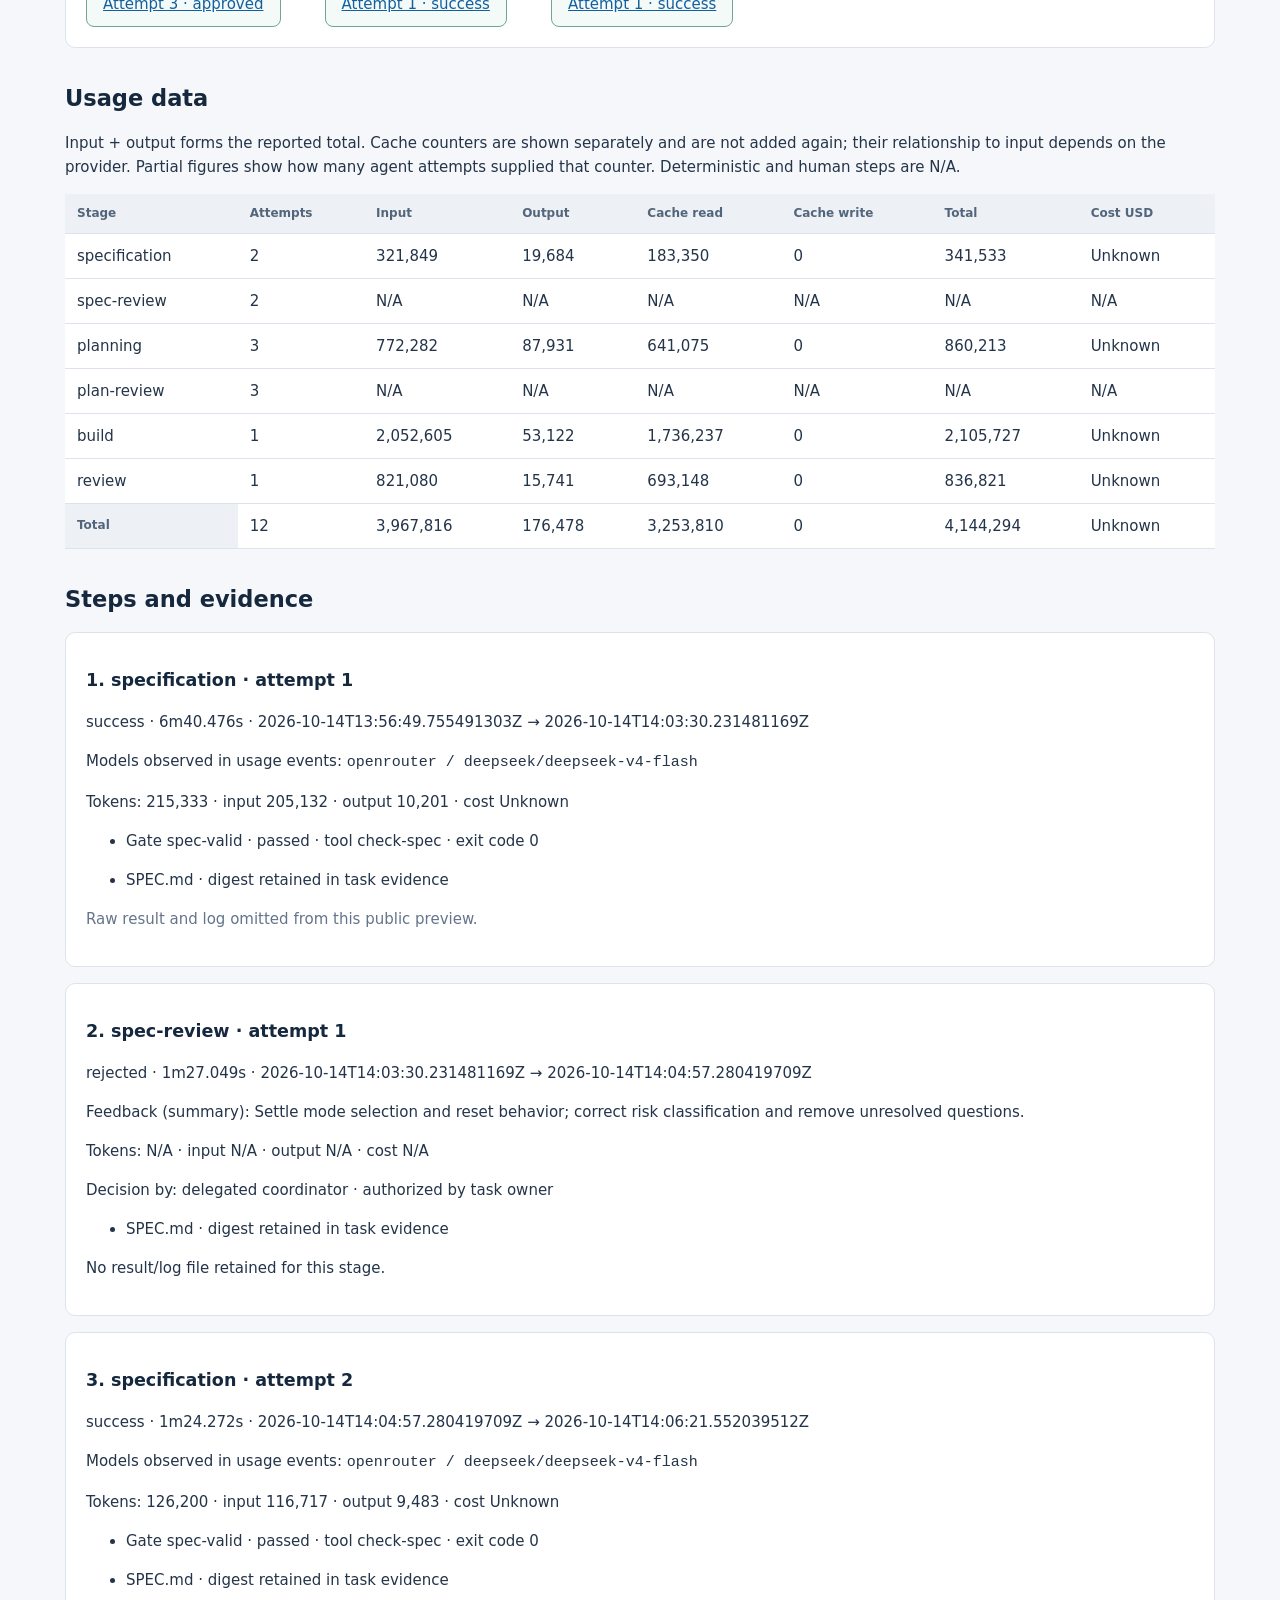
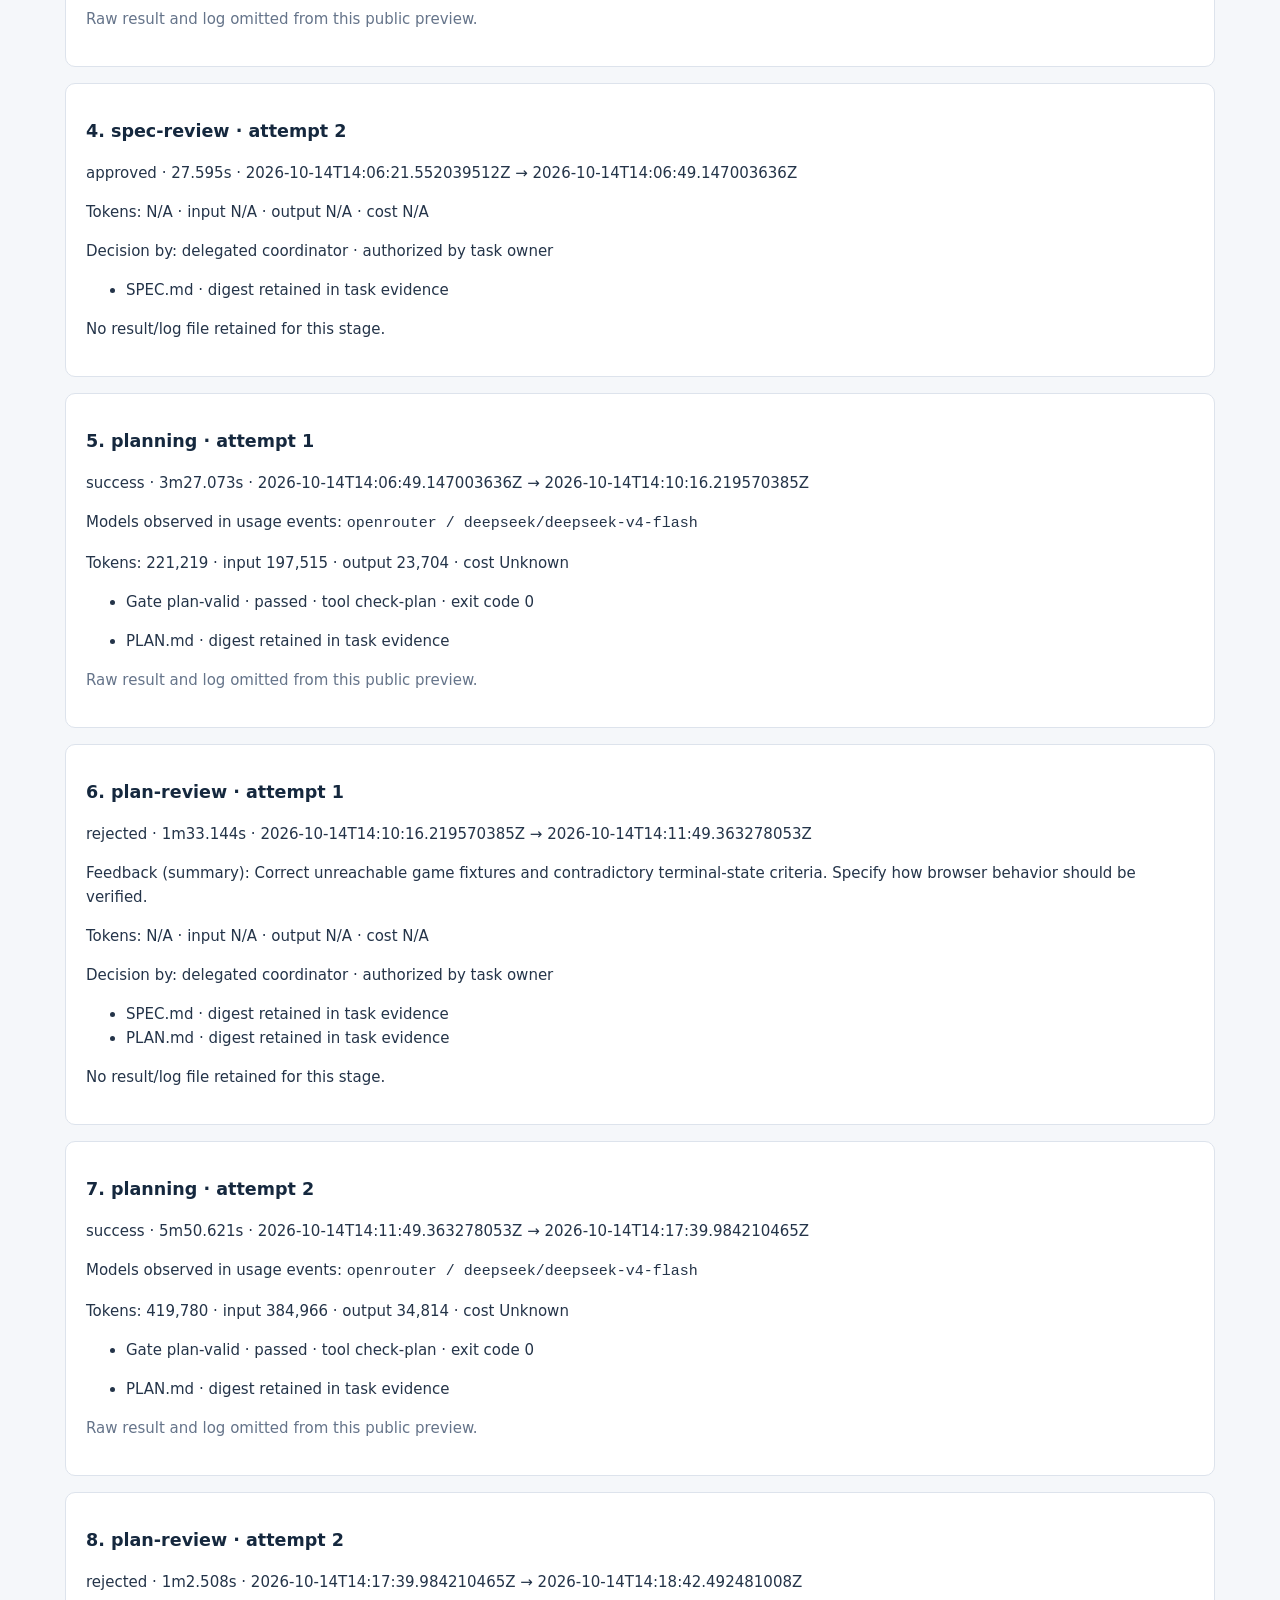
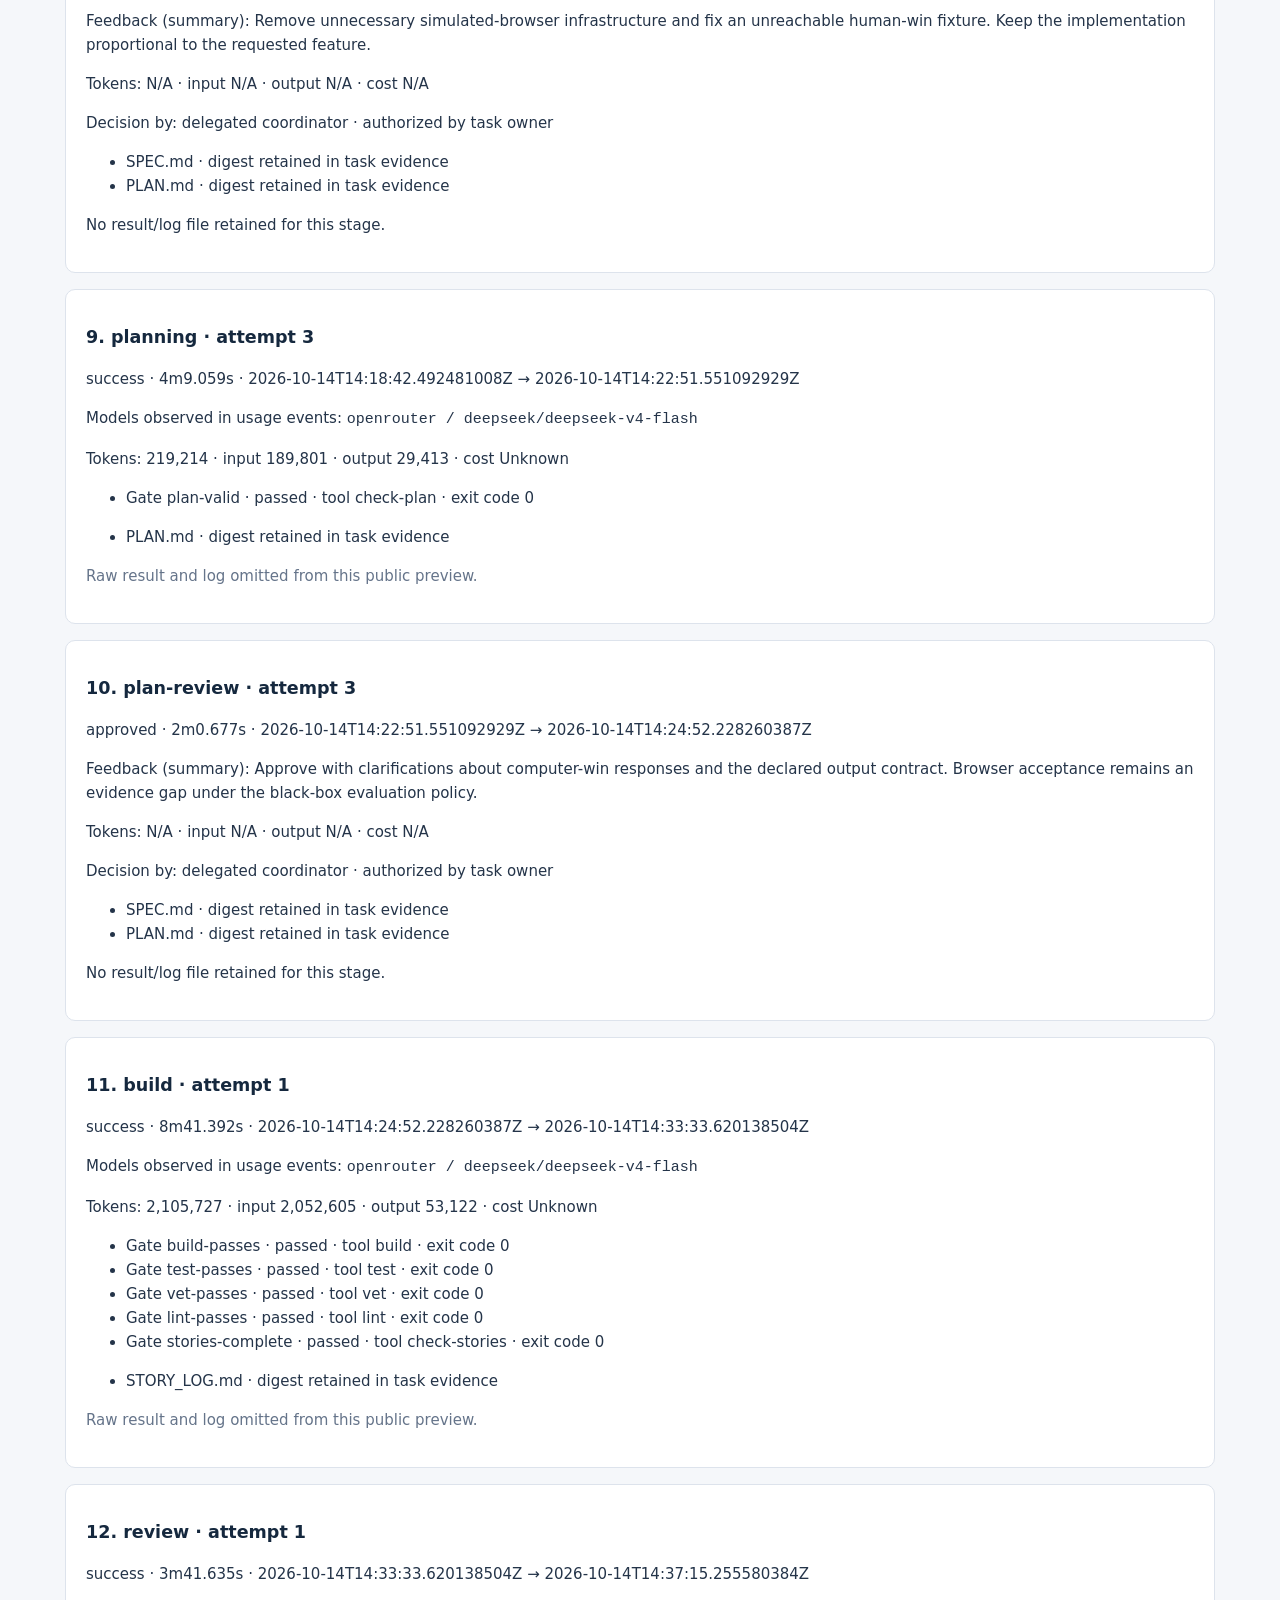
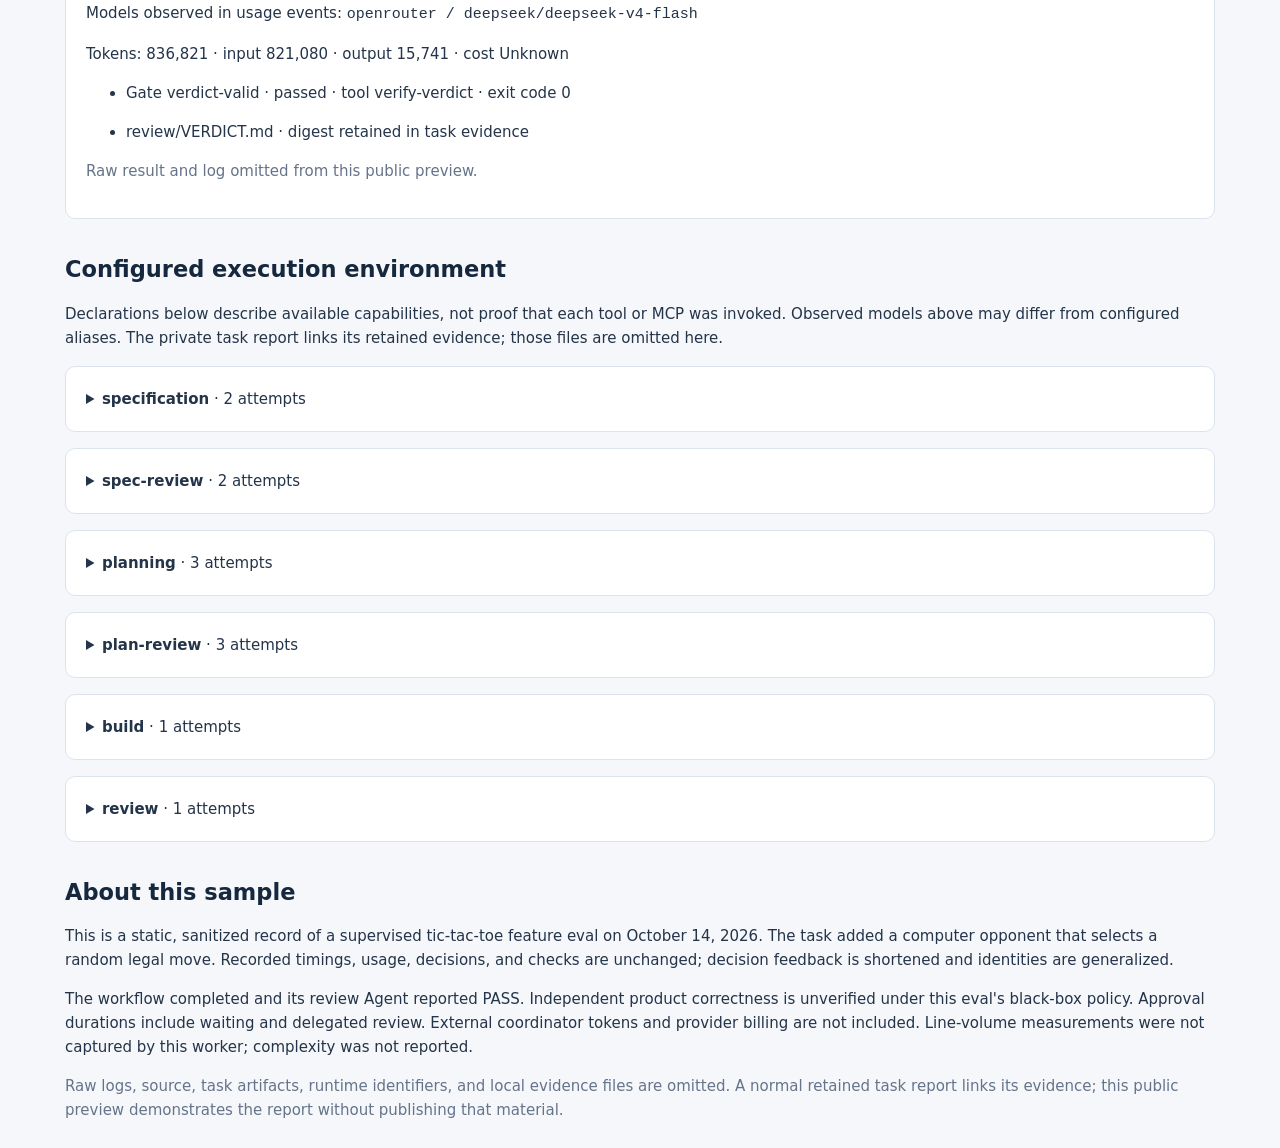
<file: slides/report.html>
<!doctype html>
<html lang="en">
<head>
<meta charset="utf-8">
<meta name="robots" content="noindex, nofollow">
<meta name="viewport" content="width=device-width,initial-scale=1">
<title>Watts — Recorded task report</title>
<style>
:root {
  color-scheme:light;
  font:15px/1.6 system-ui,sans-serif;
  color:#243449;
  background:#f5f7fa;
}
body {
  max-width:1150px;
  margin:40px auto;
  padding:0 24px;
}
h1,h2,h3 {
  line-height:1.25;
  color:#15283e;
}
h1 {
  font-size:30px;
}
h2 {
  margin-top:36px;
}
a {
  color:#125fa0;
}
code {
  overflow-wrap:anywhere;
}
table {
  border-collapse:collapse;
  width:100%;
  background:white;
}
td,th {
  text-align:left;
  padding:10px 12px;
  border-bottom:1px solid #dde3ec;
}
th {
  font-size:12px;
  color:#53657b;
  background:#edf1f6;
}
small,.muted {
  color:#65748a;
}
.scroll {
  overflow:auto;
}
.flow {
  display:flex;
  flex-wrap:wrap;
  align-items:center;
  gap:12px;
  padding:20px;
  background:white;
  border:1px solid #dde3ec;
  border-radius:10px;
}
.node {
  border:1px solid #bbcbdc;
  border-radius:8px;
  padding:10px 16px;
  min-width:110px;
}
.node.failure,.node.rejected {
  border-color:#c14b4b;
  background:#fff1ef;
}
.arrow {
  color:#65748a;
  font-size:24px;
}
.attempt {
  background:white;
  border:1px solid #dde3ec;
  padding:20px;
  margin:16px 0;
  border-radius:10px;
}
.error {
  color:#a22e2e;
  white-space:pre-wrap;
}
.warning {
  color:#805416;
}
.fact {
  background:white;
  border:1px solid #dde3ec;
  border-radius:8px;
  padding:14px 20px;
}
dt {
  font-weight:600;
}
dd {
  margin:0 0 12px;
  overflow-wrap:anywhere;
}
@media print {
  body {
    margin:0;
    background:white;
  }
  .attempt {
    break-inside:avoid;
  }
}
.facts {
  display:grid;
  grid-template-columns:repeat(auto-fit,minmax(170px,1fr));
  gap:12px;
  margin:24px 0;
}
.fact {
  padding:18px;
}
.fact strong {
  display:block;
  font-size:26px;
  line-height:1.2;
  overflow-wrap:anywhere;
}
.fact small {
  display:block;
  margin-top:8px;
}
.dashboard {
  display:grid;
  grid-template-columns:repeat(2,minmax(0,1fr));
  gap:18px;
  margin:24px 0;
}
.panel {
  margin:0;
  padding:22px;
  background:#fff;
  border:1px solid #dde3ec;
  border-radius:10px;
}
.panel h2 {
  font-size:19px;
  margin:0 0 16px;
}
.chart-row {
  display:grid;
  grid-template-columns:minmax(100px,1fr) minmax(80px,2fr) 100px;
  gap:12px;
  align-items:center;
  margin:16px 0;
}
.chart-label {
  font-size:13px;
  overflow-wrap:anywhere;
}
.chart-value {
  font-size:13px;
  font-variant-numeric:tabular-nums;
  text-align:right;
}
.bar-track {
  height:16px;
  background:#edf1f6;
  border-radius:4px;
  overflow:hidden;
  display:flex;
}
.fill {
  display:block;
  height:100%;
  background:#3464b0;
}
.fill.output {
  background:#438d82;
}
.fill.partial {
  background:#929faf;
}
.fill.human {
  background:#bb842b;
}
.bar-track.unknown {
  background:repeating-linear-gradient(135deg,#edf1f6 0 5px,#dce4ec 5px 8px);
}
.legend {
  display:flex;
  flex-wrap:wrap;
  gap:16px;
  font-size:12px;
  color:#53657b;
}
.key {
  display:inline-block;
  width:10px;
  height:10px;
  background:#3464b0;
  margin-right:5px;
  border-radius:2px;
}
.key.output {
  background:#438d82;
}
.key.partial {
  background:#929faf;
}
.key.human {
  background:#bb842b;
}
.caption {
  overflow-wrap:anywhere;
  font-size:12px;
  margin:14px 0 0;
  color:#65748a;
}
.coverage {
  display:flex;
  flex-wrap:wrap;
  gap:10px;
  font-size:13px;
  margin:18px 0;
}
.coverage span {
  padding:8px 12px;
  background:#edf1f6;
  border-radius:5px;
}
.volume-grid {
  display:grid;
  grid-template-columns:repeat(2,minmax(0,1fr));
  gap:14px;
}
.volume-grid strong {
  overflow-wrap:anywhere;
  display:block;
  font-size:24px;
  font-variant-numeric:tabular-nums;
}
.measurement {
  border-top:1px solid #dde3ec;
  padding-top:16px;
  margin-top:18px;
}
.measurement .bar-track {
  max-width:100%;
}
.measurement h3 {
  margin:0 0 8px;
  font-size:16px;
}
.node.success,.node.approved {
  border-color:#70a493;
  background:#f4faf7;
}
@media(max-width:700px) {
  body {
    padding:0 16px;
    margin:24px auto;
  }
  .dashboard {
    grid-template-columns:minmax(0,1fr);
  }
  .panel {
    padding:16px;
  }
  .chart-row {
    grid-template-columns:minmax(80px,1fr) minmax(60px,1.5fr) 86px;
    gap:8px;
  }
  .fact strong {
    font-size:22px;
  }
  .chart-value {
    max-width:120px;
  }
  .flow {
    padding:12px;
  }
}
@media print {
  .dashboard {
    grid-template-columns:1fr 1fr;
  }
  .panel {
    break-inside:avoid;
  }
  .bar-track,.fill,.key {
    print-color-adjust:exact;
  }
}

 
.usage-heading {
  display:flex;
  justify-content:space-between;
  align-items:end;
  gap:20px;
  margin:36px 0 18px;
}
.usage-heading h2 {
  margin:4px 0 0;
  font-size:24px;
}
.usage-heading p {
  color:#65748a;
  font-size:13px;
  margin:0;
}
.usage-heading small {
  font-size:11px;
  letter-spacing:.12em;
}
.usage-grid {
  display:grid;
  grid-template-columns:repeat(3,minmax(0,1fr));
  gap:16px;
}
.usage-panel {
  min-width:0;
  padding:16px;
  display:flex;
  flex-direction:column;
}
.usage-panel.wide {
  grid-column:span 2;
}
.panel-header {
  display:flex;
  justify-content:space-between;
  align-items:baseline;
  gap:12px;
  margin:0 0 12px;
}
.panel-header h3 {
  font-size:16px;
  margin:0;
  line-height:1.4;
}
.unit {
  color:#65748a;
  font-size:11px;
  white-space:nowrap;
}
.usage-panel .legend {
  gap:10px;
  font-size:11px;
}
.usage-panel .chart-row {
  grid-template-columns:90px minmax(0,1fr) 82px;
  gap:8px;
  margin:14px 0;
}
.usage-panel .chart-value {
  font-size:12px;
  overflow-wrap:anywhere;
}
.usage-panel .bar-track {
  height:18px;
  border-radius:2px;
  background:repeating-linear-gradient(90deg,#edf1f6 0 calc(50% - 1px),#d7dfea calc(50% - 1px) 50%);
}
.usage-panel .bar-track.unknown {
  background:repeating-linear-gradient(135deg,#edf1f6 0 5px,#dce4ec 5px 8px);
}
.plot-rows {
  flex:1;
}
.chart-scale {
  display:flex;
  justify-content:space-between;
  margin-left:98px;
  margin-right:90px;
  font:10px/1.5 ui-monospace,monospace;
  color:#65748a;
  gap:6px;
}
.usage-panel .caption {
  border-top:1px solid #edf1f6;
  padding-top:12px;
  line-height:1.5;
  font-size:11px;
}
.key.input,.fill.input,.svg-input {
  background:#3464b0;
  fill:#3464b0;
}
.key.total,.fill.total {
  background:#7959bd;
}
.key.cache-read,.fill.cache-read {
  background:#2990a1;
}
.key.cache-write,.fill.cache-write {
  background:#789448;
}
.key.repeat,.fill.repeat {
  background:#d47a38;
}
.key.cost,.fill.cost {
  background:#b25a89;
}
.svg-output {
  fill:#438d82;
}
.svg-partial {
  fill:#929faf;
}
.attempt-panel {
  min-width:0;
  grid-column:1/-1;
  padding:18px;
}
.chart-scroll {
  overflow-x:auto;
}
.attempt-plot {
  display:block;
  width:100%;
  height:auto;
}
.grid-line {
  stroke:#dde3ec;
  stroke-width:1;
  stroke-dasharray:3 3;
}
.axis-line {
  stroke:#a7b6c7;
  stroke-width:1;
}
.tick-label {
  fill:#65748a;
  font:11px system-ui,sans-serif;
}
.point-value {
  fill:#243449;
  font:600 11px ui-monospace,monospace;
}
.attempt-plot a:hover rect,.attempt-plot a:focus rect {
  opacity:.75;
}
.attempt-plot a:focus text {
  fill:#125fa0;
  text-decoration:underline;
}
@media (min-width:701px) and (max-width:1100px) {
  .facts {
    grid-template-columns:repeat(3,minmax(0,1fr));
  }
}
@media (max-width:1100px) {
  .usage-grid {
    grid-template-columns:repeat(2,minmax(0,1fr));
  }
  .usage-panel.wide {
    grid-column:auto;
  }
}
@media (max-width:760px) {
  .usage-grid {
    grid-template-columns:minmax(0,1fr);
  }
  .usage-heading {
    align-items:start;
    flex-direction:column;
    gap:8px;
  }
}
@media print {
  .usage-grid {
    grid-template-columns:1fr 1fr;
  }
  .attempt-plot {
    min-width:0!important;
  }
  .usage-panel {
    break-inside:avoid;
  }
}
.sample-note { border-left: 3px solid #3464b0; padding: 12px 18px; background: #edf1f6; margin: 24px 0; }
.sample-note p { margin: 6px 0 0; font-size: 14px; }
nav { font-size: 14px; }
</style>
</head>
<body>
<nav aria-label="Report preview navigation"><a href="./#slide-3">← Return to the slides</a></nav>
<aside class="sample-note"><strong>Recorded prototype eval · Public preview</strong><p>Explore the metrics, execution path, attempt details, and declared capabilities. Feedback is summarized; identities and evidence links are omitted. This is a recorded run, not a live dashboard.</p></aside>
<header>
<small>WATTS · EXECUTION REPORT</small>
<h1>Go feature: random computer opponent</h1>
<p>
<strong>Status: completed</strong> · Generated 2026-10-14T20:31:47.623307Z</p>
</header>
<section id="metrics" aria-label="Execution metrics">
<div class="facts">
<div class="fact">
<strong>40.4 min</strong>elapsed<small>Includes approval stages</small>
</div>
<div class="fact">
<strong>4,144,294</strong>reported tokens<small>Input + output, including rework</small>
</div>
<div class="fact">
<strong>Unknown</strong>reported cost<small>0 / 7 model attempts reported cost</small>
</div>
<div class="fact">
<strong>3</strong>repeat workload attempts<small>18.5% of reported tokens</small>
</div>
<div class="fact">
<strong>0</strong>failed attempts<small>12 total stage visits</small>
</div>
<div class="fact">
<strong>6</strong>file-change events<small>Accepted workspace publications</small>
</div>
</div>
<div class="coverage" aria-label="Measurement coverage">
<span>Token evidence: 7 / 7 model attempts</span>
<span>Workspace evidence: 1 / 1 write attempts</span>
<span>Gate evidence: 11 / 11</span>
<span>3 rejected / 5 human decisions</span>
</div>
<div class="usage-heading" id="usage">
<div><small>RECORDED TELEMETRY</small><h2>Usage by stage</h2></div>
<p>7 model attempts · all recorded visits included</p>
</div>
<div class="usage-grid" aria-label="Stage usage graphs">

<figure class="panel usage-panel ">
<header class="panel-header"><h3>Input tokens</h3><span class="unit">tokens</span></header>
<div class="legend"><span><i class="key input"></i>input</span><span><i class="key partial"></i>partial</span></div>
<div class="plot-rows">
<div class="chart-row" title="specification · 2 attempts · 321,849 input tokens · 2/2 observations">
<span class="chart-label">specification</span>
<div class="bar-track " role="img" aria-label="specification · 2 attempts · 321,849 input tokens · 2/2 observations">
<span class="fill input" style="width:15.680026113158647%"></span>
</div>
<strong class="chart-value">321,849</strong>
</div><div class="chart-row" title="planning · 3 attempts · 772,282 input tokens · 3/3 observations">
<span class="chart-label">planning</span>
<div class="bar-track " role="img" aria-label="planning · 3 attempts · 772,282 input tokens · 3/3 observations">
<span class="fill input" style="width:37.62448206060104%"></span>
</div>
<strong class="chart-value">772,282</strong>
</div><div class="chart-row" title="build · 1 attempts · 2,052,605 input tokens · 1/1 observations">
<span class="chart-label">build</span>
<div class="bar-track " role="img" aria-label="build · 1 attempts · 2,052,605 input tokens · 1/1 observations">
<span class="fill input" style="width:100%"></span>
</div>
<strong class="chart-value">2,052,605</strong>
</div><div class="chart-row" title="review · 1 attempts · 821,080 input tokens · 1/1 observations">
<span class="chart-label">review</span>
<div class="bar-track " role="img" aria-label="review · 1 attempts · 821,080 input tokens · 1/1 observations">
<span class="fill input" style="width:40.001851306023326%"></span>
</div>
<strong class="chart-value">821,080</strong>
</div>
</div>
<div class="chart-scale" aria-hidden="true"><span>0</span><span>1.03M</span><span>2.05M</span></div>
<figcaption class="caption">Input across all recorded attempts, including rework. Provider cache/input accounting varies.</figcaption>
</figure>

<figure class="panel usage-panel ">
<header class="panel-header"><h3>Output tokens</h3><span class="unit">tokens</span></header>
<div class="legend"><span><i class="key output"></i>output</span><span><i class="key partial"></i>partial</span></div>
<div class="plot-rows">
<div class="chart-row" title="specification · 2 attempts · 19,684 output tokens · 2/2 observations">
<span class="chart-label">specification</span>
<div class="bar-track " role="img" aria-label="specification · 2 attempts · 19,684 output tokens · 2/2 observations">
<span class="fill output" style="width:22.3857342689154%"></span>
</div>
<strong class="chart-value">19,684</strong>
</div><div class="chart-row" title="planning · 3 attempts · 87,931 output tokens · 3/3 observations">
<span class="chart-label">planning</span>
<div class="bar-track " role="img" aria-label="planning · 3 attempts · 87,931 output tokens · 3/3 observations">
<span class="fill output" style="width:100%"></span>
</div>
<strong class="chart-value">87,931</strong>
</div><div class="chart-row" title="build · 1 attempts · 53,122 output tokens · 1/1 observations">
<span class="chart-label">build</span>
<div class="bar-track " role="img" aria-label="build · 1 attempts · 53,122 output tokens · 1/1 observations">
<span class="fill output" style="width:60.413278593442584%"></span>
</div>
<strong class="chart-value">53,122</strong>
</div><div class="chart-row" title="review · 1 attempts · 15,741 output tokens · 1/1 observations">
<span class="chart-label">review</span>
<div class="bar-track " role="img" aria-label="review · 1 attempts · 15,741 output tokens · 1/1 observations">
<span class="fill output" style="width:17.90153643197507%"></span>
</div>
<strong class="chart-value">15,741</strong>
</div>
</div>
<div class="chart-scale" aria-hidden="true"><span>0</span><span>44.0k</span><span>87.9k</span></div>
<figcaption class="caption">Output across all recorded attempts, including rework. Each panel has its own token scale.</figcaption>
</figure>

<figure class="panel usage-panel ">
<header class="panel-header"><h3>Total tokens</h3><span class="unit">tokens</span></header>
<div class="legend"><span><i class="key total"></i>input &#43; output</span><span><i class="key partial"></i>partial</span></div>
<div class="plot-rows">
<div class="chart-row" title="specification · 2 attempts · 341,533 input + output tokens · 2/2 observations">
<span class="chart-label">specification</span>
<div class="bar-track " role="img" aria-label="specification · 2 attempts · 341,533 input + output tokens · 2/2 observations">
<span class="fill total" style="width:16.219243995066787%"></span>
</div>
<strong class="chart-value">341,533</strong>
</div><div class="chart-row" title="planning · 3 attempts · 860,213 input + output tokens · 3/3 observations">
<span class="chart-label">planning</span>
<div class="bar-track " role="img" aria-label="planning · 3 attempts · 860,213 input + output tokens · 3/3 observations">
<span class="fill total" style="width:40.8511169776519%"></span>
</div>
<strong class="chart-value">860,213</strong>
</div><div class="chart-row" title="build · 1 attempts · 2,105,727 input + output tokens · 1/1 observations">
<span class="chart-label">build</span>
<div class="bar-track " role="img" aria-label="build · 1 attempts · 2,105,727 input + output tokens · 1/1 observations">
<span class="fill total" style="width:100%"></span>
</div>
<strong class="chart-value">2,105,727</strong>
</div><div class="chart-row" title="review · 1 attempts · 836,821 input + output tokens · 1/1 observations">
<span class="chart-label">review</span>
<div class="bar-track " role="img" aria-label="review · 1 attempts · 836,821 input + output tokens · 1/1 observations">
<span class="fill total" style="width:39.740241731240566%"></span>
</div>
<strong class="chart-value">836,821</strong>
</div>
</div>
<div class="chart-scale" aria-hidden="true"><span>0</span><span>1.05M</span><span>2.11M</span></div>
<figcaption class="caption">Input &#43; output across recorded attempts. Cache counters are not added again; partial totals are gray.</figcaption>
</figure>

<figure class="panel usage-panel ">
<header class="panel-header"><h3>Cache reads</h3><span class="unit">tokens</span></header>
<div class="legend"><span><i class="key cache-read"></i>cache read</span><span><i class="key partial"></i>partial</span></div>
<div class="plot-rows">
<div class="chart-row" title="specification · 2 attempts · 183,350 cache read tokens · 2/2 observations">
<span class="chart-label">specification</span>
<div class="bar-track " role="img" aria-label="specification · 2 attempts · 183,350 cache read tokens · 2/2 observations">
<span class="fill cache-read" style="width:10.560194259193878%"></span>
</div>
<strong class="chart-value">183,350</strong>
</div><div class="chart-row" title="planning · 3 attempts · 641,075 cache read tokens · 3/3 observations">
<span class="chart-label">planning</span>
<div class="bar-track " role="img" aria-label="planning · 3 attempts · 641,075 cache read tokens · 3/3 observations">
<span class="fill cache-read" style="width:36.923242621831%"></span>
</div>
<strong class="chart-value">641,075</strong>
</div><div class="chart-row" title="build · 1 attempts · 1,736,237 cache read tokens · 1/1 observations">
<span class="chart-label">build</span>
<div class="bar-track " role="img" aria-label="build · 1 attempts · 1,736,237 cache read tokens · 1/1 observations">
<span class="fill cache-read" style="width:100%"></span>
</div>
<strong class="chart-value">1,736,237</strong>
</div><div class="chart-row" title="review · 1 attempts · 693,148 cache read tokens · 1/1 observations">
<span class="chart-label">review</span>
<div class="bar-track " role="img" aria-label="review · 1 attempts · 693,148 cache read tokens · 1/1 observations">
<span class="fill cache-read" style="width:39.92242994475985%"></span>
</div>
<strong class="chart-value">693,148</strong>
</div>
</div>
<div class="chart-scale" aria-hidden="true"><span>0</span><span>868.1k</span><span>1.74M</span></div>
<figcaption class="caption">Provider-reported cache reads; not added again to input &#43; output. Counts do not establish dollar savings.</figcaption>
</figure>

<figure class="panel usage-panel ">
<header class="panel-header"><h3>Cache writes</h3><span class="unit">tokens</span></header>
<div class="legend"><span><i class="key cache-write"></i>cache write</span><span><i class="key partial"></i>partial</span></div>
<div class="plot-rows">
<div class="chart-row" title="specification · 2 attempts · 0 cache write tokens · 2/2 observations">
<span class="chart-label">specification</span>
<div class="bar-track " role="img" aria-label="specification · 2 attempts · 0 cache write tokens · 2/2 observations">
<span class="fill cache-write" style="width:0%"></span>
</div>
<strong class="chart-value">0</strong>
</div><div class="chart-row" title="planning · 3 attempts · 0 cache write tokens · 3/3 observations">
<span class="chart-label">planning</span>
<div class="bar-track " role="img" aria-label="planning · 3 attempts · 0 cache write tokens · 3/3 observations">
<span class="fill cache-write" style="width:0%"></span>
</div>
<strong class="chart-value">0</strong>
</div><div class="chart-row" title="build · 1 attempts · 0 cache write tokens · 1/1 observations">
<span class="chart-label">build</span>
<div class="bar-track " role="img" aria-label="build · 1 attempts · 0 cache write tokens · 1/1 observations">
<span class="fill cache-write" style="width:0%"></span>
</div>
<strong class="chart-value">0</strong>
</div><div class="chart-row" title="review · 1 attempts · 0 cache write tokens · 1/1 observations">
<span class="chart-label">review</span>
<div class="bar-track " role="img" aria-label="review · 1 attempts · 0 cache write tokens · 1/1 observations">
<span class="fill cache-write" style="width:0%"></span>
</div>
<strong class="chart-value">0</strong>
</div>
</div>

<figcaption class="caption">Provider-reported cache writes; not added again to input &#43; output. A reported zero differs from unknown.</figcaption>
</figure>

<figure class="panel usage-panel ">
<header class="panel-header"><h3>First visit vs. repeat visits</h3><span class="unit">tokens</span></header>
<div class="legend"><span><i class="key input"></i>first</span><span><i class="key repeat"></i>repeat</span><span><i class="key partial"></i>partial</span></div>
<div class="plot-rows">
<div class="chart-row" title="specification · first 215,333 · repeat 126,200 tokens">
<span class="chart-label">specification</span>
<div class="bar-track " role="img" aria-label="specification · first 215,333 · repeat 126,200 tokens">
<span class="fill input" style="width:10.226064442351738%"></span><span class="fill repeat" style="width:5.9931795527150475%"></span>
</div>
<strong class="chart-value">341,533</strong>
</div><div class="chart-row" title="planning · first 221,219 · repeat 638,994 tokens">
<span class="chart-label">planning</span>
<div class="bar-track " role="img" aria-label="planning · first 221,219 · repeat 638,994 tokens">
<span class="fill input" style="width:10.505587856355548%"></span><span class="fill repeat" style="width:30.345529121296348%"></span>
</div>
<strong class="chart-value">860,213</strong>
</div><div class="chart-row" title="build · first 2,105,727 · repeat 0 (no repeat visit) tokens">
<span class="chart-label">build</span>
<div class="bar-track " role="img" aria-label="build · first 2,105,727 · repeat 0 (no repeat visit) tokens">
<span class="fill input" style="width:100%"></span><span class="fill repeat" style="width:0%"></span>
</div>
<strong class="chart-value">2,105,727</strong>
</div><div class="chart-row" title="review · first 836,821 · repeat 0 (no repeat visit) tokens">
<span class="chart-label">review</span>
<div class="bar-track " role="img" aria-label="review · first 836,821 · repeat 0 (no repeat visit) tokens">
<span class="fill input" style="width:39.740241731240566%"></span><span class="fill repeat" style="width:0%"></span>
</div>
<strong class="chart-value">836,821</strong>
</div>
</div>
<div class="chart-scale" aria-hidden="true"><span>0</span><span>1.05M</span><span>2.11M</span></div>
<figcaption class="caption">Input &#43; output. Later visits include feedback loops and retries; approval visits are excluded. Partial totals are gray.</figcaption>
</figure>

<figure class="panel usage-panel wide">
<header class="panel-header"><h3>Recorded stage time</h3><span class="unit">elapsed</span></header>
<div class="legend"><span><i class="key input"></i>workload</span><span><i class="key human"></i>approval</span><span><i class="key partial"></i>partial</span></div>
<div class="plot-rows">
<div class="chart-row" title="specification · 2 recorded visits · 8.1 min">
<span class="chart-label">specification</span>
<div class="bar-track " role="img" aria-label="specification · 2 recorded visits · 8.1 min">
<span class="fill input" style="width:60.08631437218877%"></span>
</div>
<strong class="chart-value">8.1 min</strong>
</div><div class="chart-row" title="spec-review · 2 recorded visits · 1.9 min">
<span class="chart-label">spec-review</span>
<div class="bar-track " role="img" aria-label="spec-review · 2 recorded visits · 1.9 min">
<span class="fill human" style="width:14.210548827723782%"></span>
</div>
<strong class="chart-value">1.9 min</strong>
</div><div class="chart-row" title="planning · 3 recorded visits · 13.4 min">
<span class="chart-label">planning</span>
<div class="bar-track " role="img" aria-label="planning · 3 recorded visits · 13.4 min">
<span class="fill input" style="width:100%"></span>
</div>
<strong class="chart-value">13.4 min</strong>
</div><div class="chart-row" title="plan-review · 3 recorded visits · 4.6 min">
<span class="chart-label">plan-review</span>
<div class="bar-track " role="img" aria-label="plan-review · 3 recorded visits · 4.6 min">
<span class="fill human" style="width:34.25205114101193%"></span>
</div>
<strong class="chart-value">4.6 min</strong>
</div><div class="chart-row" title="build · 1 recorded visits · 8.7 min">
<span class="chart-label">build</span>
<div class="bar-track " role="img" aria-label="build · 1 recorded visits · 8.7 min">
<span class="fill input" style="width:64.62851115663268%"></span>
</div>
<strong class="chart-value">8.7 min</strong>
</div><div class="chart-row" title="review · 1 recorded visits · 3.7 min">
<span class="chart-label">review</span>
<div class="bar-track " role="img" aria-label="review · 1 recorded visits · 3.7 min">
<span class="fill input" style="width:27.472558030588473%"></span>
</div>
<strong class="chart-value">3.7 min</strong>
</div>
</div>
<div class="chart-scale" aria-hidden="true"><span>0.0 s</span><span>6.7 min</span><span>13.4 min</span></div>
<figcaption class="caption">Workload stages: 33.9 min · approval stages: 6.5 min. Includes tools and waiting; not inference speed or active human time.</figcaption>
</figure>

<figure class="panel usage-panel ">
<header class="panel-header"><h3>Reported cost</h3><span class="unit">USD</span></header>
<div class="legend"><span><i class="key cost"></i>reported</span><span><i class="key partial"></i>partial</span></div>
<div class="plot-rows">
<div class="chart-row" title="specification · 0/2 model attempts reported cost">
<span class="chart-label">specification</span>
<div class="bar-track unknown" role="img" aria-label="specification · 0/2 model attempts reported cost">
<span class="fill partial" style="width:0%"></span>
</div>
<strong class="chart-value">Unknown</strong>
</div><div class="chart-row" title="planning · 0/3 model attempts reported cost">
<span class="chart-label">planning</span>
<div class="bar-track unknown" role="img" aria-label="planning · 0/3 model attempts reported cost">
<span class="fill partial" style="width:0%"></span>
</div>
<strong class="chart-value">Unknown</strong>
</div><div class="chart-row" title="build · 0/1 model attempts reported cost">
<span class="chart-label">build</span>
<div class="bar-track unknown" role="img" aria-label="build · 0/1 model attempts reported cost">
<span class="fill partial" style="width:0%"></span>
</div>
<strong class="chart-value">Unknown</strong>
</div><div class="chart-row" title="review · 0/1 model attempts reported cost">
<span class="chart-label">review</span>
<div class="bar-track unknown" role="img" aria-label="review · 0/1 model attempts reported cost">
<span class="fill partial" style="width:0%"></span>
</div>
<strong class="chart-value">Unknown</strong>
</div>
</div>

<figcaption class="caption">Reported model cost only. Missing billing stays unknown; partial subtotals are gray. Compute and human costs are not inferred.</figcaption>
</figure>

<figure class="panel attempt-panel">
<header class="panel-header"><h3>Tokens per model attempt</h3><span class="unit">tokens · execution order</span></header>
<div class="legend"><span><i class="key input"></i>Input</span><span><i class="key output"></i>Output</span><span><i class="key partial"></i>Partial</span><span>Click an attempt to inspect it</span></div>

<div class="chart-scroll">
<svg class="attempt-plot" viewbox="0 0 900 290" style="min-width:900px" role="group" aria-label="Reported input and output tokens for each model attempt in execution order. Exact values are also listed in the attempt details.">
<line class="grid-line" x1="60" x2="100%" y1="210" y2="210"></line><text class="tick-label" x="48" y="210" text-anchor="end" dominant-baseline="middle">0</text><line class="grid-line" x1="60" x2="100%" y1="167.5" y2="167.5"></line><text class="tick-label" x="48" y="167.5" text-anchor="end" dominant-baseline="middle">526.4k</text><line class="grid-line" x1="60" x2="100%" y1="125" y2="125"></line><text class="tick-label" x="48" y="125" text-anchor="end" dominant-baseline="middle">1.05M</text><line class="grid-line" x1="60" x2="100%" y1="82.5" y2="82.5"></line><text class="tick-label" x="48" y="82.5" text-anchor="end" dominant-baseline="middle">1.58M</text><line class="grid-line" x1="60" x2="100%" y1="40" y2="40"></line><text class="tick-label" x="48" y="40" text-anchor="end" dominant-baseline="middle">2.11M</text>
<line class="axis-line" x1="60" x2="100%" y1="210" y2="210"></line>
<a href="#attempt-1" aria-label="specification · attempt 1 · 215,333 tokens · success · inspect attempt">
<title>specification · attempt 1 · 215,333 tokens · success</title>

<rect class="svg-input " x="86.57142857142857" y="193.43923974950218" width="64" height="16.560760250497808" rx="2"></rect>
<rect class="svg-output" x="86.57142857142857" y="192.61569044800206" width="64" height="0.823549301500147" rx="2"></rect>
<text class="point-value" x="118.57142857142857" y="192.61569044800206" dy="-8" text-anchor="middle">215,333</text>
<text class="tick-label" x="118.57142857142857" y="234" text-anchor="middle">specification</text>
<text class="tick-label" x="118.57142857142857" y="253" text-anchor="middle">#1 · attempt 1</text>
</a><a href="#attempt-3" aria-label="specification · attempt 2 · 126,200 tokens · success · inspect attempt">
<title>specification · attempt 2 · 126,200 tokens · success</title>

<rect class="svg-input " x="203.71428571428572" y="200.57717833318375" width="64" height="9.422821666816258" rx="2"></rect>
<rect class="svg-output" x="203.71428571428572" y="199.81159476038442" width="64" height="0.765583572799323" rx="2"></rect>
<text class="point-value" x="235.71428571428572" y="199.81159476038442" dy="-8" text-anchor="middle">126,200</text>
<text class="tick-label" x="235.71428571428572" y="234" text-anchor="middle">specification</text>
<text class="tick-label" x="235.71428571428572" y="253" text-anchor="middle">#3 · attempt 2</text>
</a><a href="#attempt-5" aria-label="planning · attempt 1 · 221,219 tokens · success · inspect attempt">
<title>planning · attempt 1 · 221,219 tokens · success</title>

<rect class="svg-input " x="320.85714285714283" y="194.0541770134495" width="64" height="15.945822986550489" rx="2"></rect>
<rect class="svg-output" x="320.85714285714283" y="192.14050064419555" width="64" height="1.913676369253944" rx="2"></rect>
<text class="point-value" x="352.85714285714283" y="192.14050064419555" dy="-8" text-anchor="middle">221,219</text>
<text class="tick-label" x="352.85714285714283" y="234" text-anchor="middle">planning</text>
<text class="tick-label" x="352.85714285714283" y="253" text-anchor="middle">#5 · attempt 1</text>
</a><a href="#attempt-7" aria-label="planning · attempt 2 · 419,780 tokens · success · inspect attempt">
<title>planning · attempt 2 · 419,780 tokens · success</title>

<rect class="svg-input " x="438" y="178.92084301526268" width="64" height="31.079156984737335" rx="2"></rect>
<rect class="svg-output" x="438" y="176.1102317631868" width="64" height="2.810611252075886" rx="2"></rect>
<text class="point-value" x="470" y="176.1102317631868" dy="-8" text-anchor="middle">419,780</text>
<text class="tick-label" x="470" y="234" text-anchor="middle">planning</text>
<text class="tick-label" x="470" y="253" text-anchor="middle">#7 · attempt 2</text>
</a><a href="#attempt-9" aria-label="planning · attempt 3 · 219,214 tokens · success · inspect attempt">
<title>planning · attempt 3 · 219,214 tokens · success</title>

<rect class="svg-input " x="555.1428571428571" y="194.67694530202633" width="64" height="15.32305469797367" rx="2"></rect>
<rect class="svg-output" x="555.1428571428571" y="192.30236873060943" width="64" height="2.3745765714169025" rx="2"></rect>
<text class="point-value" x="587.1428571428571" y="192.30236873060943" dy="-8" text-anchor="middle">219,214</text>
<text class="tick-label" x="587.1428571428571" y="234" text-anchor="middle">planning</text>
<text class="tick-label" x="587.1428571428571" y="253" text-anchor="middle">#9 · attempt 3</text>
</a><a href="#attempt-11" aria-label="build · attempt 1 · 2,105,727 tokens · success · inspect attempt">
<title>build · attempt 1 · 2,105,727 tokens · success</title>

<rect class="svg-input " x="672.2857142857142" y="44.28865660173423" width="64" height="165.71134339826577" rx="2"></rect>
<rect class="svg-output" x="672.2857142857142" y="40.00000000000001" width="64" height="4.288656601734222" rx="2"></rect>
<text class="point-value" x="704.2857142857142" y="40.00000000000001" dy="-8" text-anchor="middle">2,105,727</text>
<text class="tick-label" x="704.2857142857142" y="234" text-anchor="middle">build</text>
<text class="tick-label" x="704.2857142857142" y="253" text-anchor="middle">#11 · attempt 1</text>
</a><a href="#attempt-12" aria-label="review · attempt 1 · 836,821 tokens · success · inspect attempt">
<title>review · attempt 1 · 836,821 tokens · success</title>

<rect class="svg-input " x="789.4285714285714" y="143.712394816612" width="64" height="66.28760518338798" rx="2"></rect>
<rect class="svg-output" x="789.4285714285714" y="142.44158905689105" width="64" height="1.2708057597209894" rx="2"></rect>
<text class="point-value" x="821.4285714285714" y="142.44158905689105" dy="-8" text-anchor="middle">836,821</text>
<text class="tick-label" x="821.4285714285714" y="234" text-anchor="middle">review</text>
<text class="tick-label" x="821.4285714285714" y="253" text-anchor="middle">#12 · attempt 1</text>
</a>
</svg>
</div>
<figcaption class="caption">One bar per recorded model attempt, including failures and rework. Human decisions are omitted. This is attempt-level usage, not a token-rate time series. Missing usage stays unknown.</figcaption>
</figure>
</div>
<div class="dashboard">
<figure class="panel">
<h2>Workspace output / token use</h2>
<div class="volume-grid">
<div>
<strong>Unknown</strong>new-file text lines</div>
<div>
<strong>Unknown</strong>net text-line change</div>
<div>
<strong>Unknown</strong>net text lines / 1,000 tokens</div>
<div>
<strong>Unknown</strong>tokens / net added text line</div>
<div>
<strong>Unknown</strong>non-text file changes</div>
<div>
<strong>Unknown</strong>net workspace size change</div>
</div>
<div class="chart-row">
<span class="chart-label">Added files</span>
<div class="bar-track" role="img" aria-label="Added files: 3">
<span class="fill" style="width:100%">
</span>
</div>
<strong class="chart-value">3</strong>
</div><div class="chart-row">
<span class="chart-label">Modified files</span>
<div class="bar-track" role="img" aria-label="Modified files: 3">
<span class="fill" style="width:100%">
</span>
</div>
<strong class="chart-value">3</strong>
</div><div class="chart-row">
<span class="chart-label">Removed files</span>
<div class="bar-track" role="img" aria-label="Removed files: 0">
<span class="fill" style="width:0%">
</span>
</div>
<strong class="chart-value">0</strong>
</div>
<figcaption class="caption">0 / 6 changed files have volume measurements. UTF-8 physical text lines include tests, comments, and configuration; binary files contribute no text lines. Repeated edits count as separate file-change events. These ratios measure volume, not productivity or quality.</figcaption>
</figure>
<figure class="panel">
<h2>Checks and complexity</h2>
<div class="volume-grid">
<div>
<strong>11 / 11</strong>required gate results passed</div>
<div>
<strong>0</strong>required gate results failed</div>
<div>
<strong>Not reported</strong>latest reported complexity</div>
<div>
<strong>0</strong>workload measurements</div>
</div>

<figcaption class="caption">Check coverage refers to declared gates, not code coverage. Complexity requires a workload-reported method, unit, and scope; there is no invented overall score. Unlike measurements are not combined. Bars compare magnitudes; numeric values retain their signs.</figcaption>
</figure>
</div>
</section>

<p class="muted">Workflow completion records execution and declared checks; it does not independently establish software correctness or business value. Missing measurements are unknown, never zero. Totals include rework.</p>
<h2>Actual execution</h2>
<p>Left to right in recorded execution order. Each box is one attempt; repeated stages show retries or feedback loops. Unexecuted stages are excluded.</p>
<div class="flow" aria-label="Actual workflow execution"><a class="node success" href="#attempt-1">
<strong>1. specification</strong>
<br>Attempt 1 · success</a><span class="arrow" aria-hidden="true">→</span><a class="node rejected" href="#attempt-2">
<strong>2. spec-review</strong>
<br>Attempt 1 · rejected</a><span class="arrow" aria-hidden="true">→</span><a class="node success" href="#attempt-3">
<strong>3. specification</strong>
<br>Attempt 2 · success</a><span class="arrow" aria-hidden="true">→</span><a class="node approved" href="#attempt-4">
<strong>4. spec-review</strong>
<br>Attempt 2 · approved</a><span class="arrow" aria-hidden="true">→</span><a class="node success" href="#attempt-5">
<strong>5. planning</strong>
<br>Attempt 1 · success</a><span class="arrow" aria-hidden="true">→</span><a class="node rejected" href="#attempt-6">
<strong>6. plan-review</strong>
<br>Attempt 1 · rejected</a><span class="arrow" aria-hidden="true">→</span><a class="node success" href="#attempt-7">
<strong>7. planning</strong>
<br>Attempt 2 · success</a><span class="arrow" aria-hidden="true">→</span><a class="node rejected" href="#attempt-8">
<strong>8. plan-review</strong>
<br>Attempt 2 · rejected</a><span class="arrow" aria-hidden="true">→</span><a class="node success" href="#attempt-9">
<strong>9. planning</strong>
<br>Attempt 3 · success</a><span class="arrow" aria-hidden="true">→</span><a class="node approved" href="#attempt-10">
<strong>10. plan-review</strong>
<br>Attempt 3 · approved</a><span class="arrow" aria-hidden="true">→</span><a class="node success" href="#attempt-11">
<strong>11. build</strong>
<br>Attempt 1 · success</a><span class="arrow" aria-hidden="true">→</span><a class="node success" href="#attempt-12">
<strong>12. review</strong>
<br>Attempt 1 · success</a><span class="arrow">→</span>
<strong>completed</strong>
</div>
<h2>Usage data</h2>
<p>Input + output forms the reported total. Cache counters are shown separately and are not added again; their relationship to input depends on the provider. Partial figures show how many agent attempts supplied that counter. Deterministic and human steps are N/A.</p>
<div class="scroll">
<table>
<thead>
<tr>
<th>Stage</th>
<th>Attempts</th>
<th>Input</th>
<th>Output</th>
<th>Cache read</th>
<th>Cache write</th>
<th>Total</th>
<th>Cost USD</th>
</tr>
</thead>
<tbody><tr>
<td>specification</td>
<td>2</td>
<td>321,849</td>
<td>19,684</td>
<td>183,350</td>
<td>0</td>
<td>341,533</td>
<td>Unknown</td>
</tr><tr>
<td>spec-review</td>
<td>2</td>
<td>N/A</td>
<td>N/A</td>
<td>N/A</td>
<td>N/A</td>
<td>N/A</td>
<td>N/A</td>
</tr><tr>
<td>planning</td>
<td>3</td>
<td>772,282</td>
<td>87,931</td>
<td>641,075</td>
<td>0</td>
<td>860,213</td>
<td>Unknown</td>
</tr><tr>
<td>plan-review</td>
<td>3</td>
<td>N/A</td>
<td>N/A</td>
<td>N/A</td>
<td>N/A</td>
<td>N/A</td>
<td>N/A</td>
</tr><tr>
<td>build</td>
<td>1</td>
<td>2,052,605</td>
<td>53,122</td>
<td>1,736,237</td>
<td>0</td>
<td>2,105,727</td>
<td>Unknown</td>
</tr><tr>
<td>review</td>
<td>1</td>
<td>821,080</td>
<td>15,741</td>
<td>693,148</td>
<td>0</td>
<td>836,821</td>
<td>Unknown</td>
</tr><tr>
<th>Total</th>
<td>12</td>
<td>3,967,816</td>
<td>176,478</td>
<td>3,253,810</td>
<td>0</td>
<td>4,144,294</td>
<td>Unknown</td>
</tr>
</tbody>
</table>
</div>
<h2>Steps and evidence</h2>
<article class="attempt" id="attempt-1">
<h3>1. specification · attempt 1</h3>
<p>success · 6m40.476s · 2026-10-14T13:56:49.755491303Z → 2026-10-14T14:03:30.231481169Z</p>

<p>Models observed in usage events: <code>openrouter / deepseek/deepseek-v4-flash</code> </p>
<p>Tokens: 215,333 · input 205,132 · output 10,201 · cost Unknown</p>

<ul><li>Gate spec-valid · passed · tool check-spec · exit code 0</li></ul>
<ul><li>SPEC.md · digest retained in task evidence
</li></ul>
<p class="muted">Raw result and log omitted from this public preview.</p>
</article><article class="attempt" id="attempt-2">
<h3>2. spec-review · attempt 1</h3>
<p>rejected · 1m27.049s · 2026-10-14T14:03:30.231481169Z → 2026-10-14T14:04:57.280419709Z</p><p>Feedback (summary): Settle mode selection and reset behavior; correct risk classification and remove unresolved questions.</p>


<p>Tokens: N/A · input N/A · output N/A · cost N/A</p>
<p>Decision by: delegated coordinator · authorized by task owner</p>

<ul><li>SPEC.md · digest retained in task evidence
</li></ul>
<p>No result/log file retained for this stage.</p>
</article><article class="attempt" id="attempt-3">
<h3>3. specification · attempt 2</h3>
<p>success · 1m24.272s · 2026-10-14T14:04:57.280419709Z → 2026-10-14T14:06:21.552039512Z</p>

<p>Models observed in usage events: <code>openrouter / deepseek/deepseek-v4-flash</code> </p>
<p>Tokens: 126,200 · input 116,717 · output 9,483 · cost Unknown</p>

<ul><li>Gate spec-valid · passed · tool check-spec · exit code 0</li></ul>
<ul><li>SPEC.md · digest retained in task evidence
</li></ul>
<p class="muted">Raw result and log omitted from this public preview.</p>
</article><article class="attempt" id="attempt-4">
<h3>4. spec-review · attempt 2</h3>
<p>approved · 27.595s · 2026-10-14T14:06:21.552039512Z → 2026-10-14T14:06:49.147003636Z</p>


<p>Tokens: N/A · input N/A · output N/A · cost N/A</p>
<p>Decision by: delegated coordinator · authorized by task owner</p>

<ul><li>SPEC.md · digest retained in task evidence
</li></ul>
<p>No result/log file retained for this stage.</p>
</article><article class="attempt" id="attempt-5">
<h3>5. planning · attempt 1</h3>
<p>success · 3m27.073s · 2026-10-14T14:06:49.147003636Z → 2026-10-14T14:10:16.219570385Z</p>

<p>Models observed in usage events: <code>openrouter / deepseek/deepseek-v4-flash</code> </p>
<p>Tokens: 221,219 · input 197,515 · output 23,704 · cost Unknown</p>

<ul><li>Gate plan-valid · passed · tool check-plan · exit code 0</li></ul>
<ul><li>PLAN.md · digest retained in task evidence
</li></ul>
<p class="muted">Raw result and log omitted from this public preview.</p>
</article><article class="attempt" id="attempt-6">
<h3>6. plan-review · attempt 1</h3>
<p>rejected · 1m33.144s · 2026-10-14T14:10:16.219570385Z → 2026-10-14T14:11:49.363278053Z</p><p>Feedback (summary): Correct unreachable game fixtures and contradictory terminal-state criteria. Specify how browser behavior should be verified.</p>


<p>Tokens: N/A · input N/A · output N/A · cost N/A</p>
<p>Decision by: delegated coordinator · authorized by task owner</p>

<ul><li>SPEC.md · digest retained in task evidence
</li><li>PLAN.md · digest retained in task evidence
</li></ul>
<p>No result/log file retained for this stage.</p>
</article><article class="attempt" id="attempt-7">
<h3>7. planning · attempt 2</h3>
<p>success · 5m50.621s · 2026-10-14T14:11:49.363278053Z → 2026-10-14T14:17:39.984210465Z</p>

<p>Models observed in usage events: <code>openrouter / deepseek/deepseek-v4-flash</code> </p>
<p>Tokens: 419,780 · input 384,966 · output 34,814 · cost Unknown</p>

<ul><li>Gate plan-valid · passed · tool check-plan · exit code 0</li></ul>
<ul><li>PLAN.md · digest retained in task evidence
</li></ul>
<p class="muted">Raw result and log omitted from this public preview.</p>
</article><article class="attempt" id="attempt-8">
<h3>8. plan-review · attempt 2</h3>
<p>rejected · 1m2.508s · 2026-10-14T14:17:39.984210465Z → 2026-10-14T14:18:42.492481008Z</p><p>Feedback (summary): Remove unnecessary simulated-browser infrastructure and fix an unreachable human-win fixture. Keep the implementation proportional to the requested feature.</p>


<p>Tokens: N/A · input N/A · output N/A · cost N/A</p>
<p>Decision by: delegated coordinator · authorized by task owner</p>

<ul><li>SPEC.md · digest retained in task evidence
</li><li>PLAN.md · digest retained in task evidence
</li></ul>
<p>No result/log file retained for this stage.</p>
</article><article class="attempt" id="attempt-9">
<h3>9. planning · attempt 3</h3>
<p>success · 4m9.059s · 2026-10-14T14:18:42.492481008Z → 2026-10-14T14:22:51.551092929Z</p>

<p>Models observed in usage events: <code>openrouter / deepseek/deepseek-v4-flash</code> </p>
<p>Tokens: 219,214 · input 189,801 · output 29,413 · cost Unknown</p>

<ul><li>Gate plan-valid · passed · tool check-plan · exit code 0</li></ul>
<ul><li>PLAN.md · digest retained in task evidence
</li></ul>
<p class="muted">Raw result and log omitted from this public preview.</p>
</article><article class="attempt" id="attempt-10">
<h3>10. plan-review · attempt 3</h3>
<p>approved · 2m0.677s · 2026-10-14T14:22:51.551092929Z → 2026-10-14T14:24:52.228260387Z</p><p>Feedback (summary): Approve with clarifications about computer-win responses and the declared output contract. Browser acceptance remains an evidence gap under the black-box evaluation policy.</p>


<p>Tokens: N/A · input N/A · output N/A · cost N/A</p>
<p>Decision by: delegated coordinator · authorized by task owner</p>

<ul><li>SPEC.md · digest retained in task evidence
</li><li>PLAN.md · digest retained in task evidence
</li></ul>
<p>No result/log file retained for this stage.</p>
</article><article class="attempt" id="attempt-11">
<h3>11. build · attempt 1</h3>
<p>success · 8m41.392s · 2026-10-14T14:24:52.228260387Z → 2026-10-14T14:33:33.620138504Z</p>

<p>Models observed in usage events: <code>openrouter / deepseek/deepseek-v4-flash</code> </p>
<p>Tokens: 2,105,727 · input 2,052,605 · output 53,122 · cost Unknown</p>

<ul><li>Gate build-passes · passed · tool build · exit code 0</li><li>Gate test-passes · passed · tool test · exit code 0</li><li>Gate vet-passes · passed · tool vet · exit code 0</li><li>Gate lint-passes · passed · tool lint · exit code 0</li><li>Gate stories-complete · passed · tool check-stories · exit code 0</li></ul>
<ul><li>STORY_LOG.md · digest retained in task evidence
</li></ul>
<p class="muted">Raw result and log omitted from this public preview.</p>
</article><article class="attempt" id="attempt-12">
<h3>12. review · attempt 1</h3>
<p>success · 3m41.635s · 2026-10-14T14:33:33.620138504Z → 2026-10-14T14:37:15.255580384Z</p>

<p>Models observed in usage events: <code>openrouter / deepseek/deepseek-v4-flash</code> </p>
<p>Tokens: 836,821 · input 821,080 · output 15,741 · cost Unknown</p>

<ul><li>Gate verdict-valid · passed · tool verify-verdict · exit code 0</li></ul>
<ul><li>review/VERDICT.md · digest retained in task evidence
</li></ul>
<p class="muted">Raw result and log omitted from this public preview.</p>
</article>
<h2>Configured execution environment</h2>
<p>Declarations below describe available capabilities, not proof that each tool or MCP was invoked. Observed models above may differ from configured aliases. The private task report links its retained evidence; those files are omitted here.</p>
<details class="attempt">
<summary>
<strong>specification</strong> · 2 attempts</summary>
<dl>
<dt>Agent / identity</dt>
<dd>specification / watts-agent</dd>
<dt>Configured provider / model</dt>
<dd>openrouter / deepseek/deepseek-v4-flash</dd><dt>Pinned container image</dt>
<dd>
<code>sha256:b2b94e4d809de5cf7ec6a9578dcb05b8fd68c6578f85c579bba3996fdc25fd23</code>
</dd>
<dt>Isolation</dt>
<dd>Workspace: read-only · network: bridge · user:  · memory MB: 4096 · CPUs: 2</dd><dt>Tools</dt>
<dd>check-spec; </dd>
<dt>Skills</dt>
<dd>watts-guidance; go-team-guidance; </dd>
<dt>MCP services</dt>
<dd>None declared</dd>
<dt>Required gates</dt>
<dd>spec-valid via check-spec; </dd>
<dt>Inputs / outputs</dt>
<dd>[SPEC.md] / [SPEC.md]</dd>
<dt>Attempt timeout / limit</dt>
<dd>0 seconds / 0 (zero uses defaults)</dd>
</dl>
</details><details class="attempt">
<summary>
<strong>spec-review</strong> · 2 attempts</summary>
<dl>
<dt>Agent / identity</dt>
<dd> / </dd>
<dt>Configured provider / model</dt>
<dd> / </dd><dt>Tools</dt>
<dd>None declared</dd>
<dt>Skills</dt>
<dd>None declared</dd>
<dt>MCP services</dt>
<dd>None declared</dd>
<dt>Required gates</dt>
<dd>None declared</dd>
<dt>Inputs / outputs</dt>
<dd>[SPEC.md] / []</dd>
<dt>Attempt timeout / limit</dt>
<dd>0 seconds / 0 (zero uses defaults)</dd>
</dl>
</details><details class="attempt">
<summary>
<strong>planning</strong> · 3 attempts</summary>
<dl>
<dt>Agent / identity</dt>
<dd>planning / watts-agent</dd>
<dt>Configured provider / model</dt>
<dd>openrouter / deepseek/deepseek-v4-flash</dd><dt>Pinned container image</dt>
<dd>
<code>sha256:b2b94e4d809de5cf7ec6a9578dcb05b8fd68c6578f85c579bba3996fdc25fd23</code>
</dd>
<dt>Isolation</dt>
<dd>Workspace: read-only · network: bridge · user:  · memory MB: 4096 · CPUs: 2</dd><dt>Tools</dt>
<dd>check-plan; </dd>
<dt>Skills</dt>
<dd>watts-guidance; go-team-guidance; </dd>
<dt>MCP services</dt>
<dd>None declared</dd>
<dt>Required gates</dt>
<dd>plan-valid via check-plan; </dd>
<dt>Inputs / outputs</dt>
<dd>[SPEC.md] / [PLAN.md]</dd>
<dt>Attempt timeout / limit</dt>
<dd>0 seconds / 0 (zero uses defaults)</dd>
</dl>
</details><details class="attempt">
<summary>
<strong>plan-review</strong> · 3 attempts</summary>
<dl>
<dt>Agent / identity</dt>
<dd> / </dd>
<dt>Configured provider / model</dt>
<dd> / </dd><dt>Tools</dt>
<dd>None declared</dd>
<dt>Skills</dt>
<dd>None declared</dd>
<dt>MCP services</dt>
<dd>None declared</dd>
<dt>Required gates</dt>
<dd>None declared</dd>
<dt>Inputs / outputs</dt>
<dd>[SPEC.md PLAN.md] / []</dd>
<dt>Attempt timeout / limit</dt>
<dd>0 seconds / 0 (zero uses defaults)</dd>
</dl>
</details><details class="attempt">
<summary>
<strong>build</strong> · 1 attempts</summary>
<dl>
<dt>Agent / identity</dt>
<dd>build / watts-agent</dd>
<dt>Configured provider / model</dt>
<dd>openrouter / deepseek/deepseek-v4-flash</dd><dt>Pinned container image</dt>
<dd>
<code>sha256:b2b94e4d809de5cf7ec6a9578dcb05b8fd68c6578f85c579bba3996fdc25fd23</code>
</dd>
<dt>Isolation</dt>
<dd>Workspace: write · network: bridge · user:  · memory MB: 4096 · CPUs: 2</dd><dt>Tools</dt>
<dd>build; test; vet; lint; code-intelligence (MCP coder-gopls-service, exposure deferred); check-stories; </dd>
<dt>Skills</dt>
<dd>watts-guidance; go-team-guidance; </dd>
<dt>MCP services</dt>
<dd>coder-gopls-service (stdio, attempt); </dd>
<dt>Required gates</dt>
<dd>build-passes via build; test-passes via test; vet-passes via vet; lint-passes via lint; stories-complete via check-stories; </dd>
<dt>Inputs / outputs</dt>
<dd>[SPEC.md PLAN.md] / [STORY_LOG.md]</dd>
<dt>Attempt timeout / limit</dt>
<dd>0 seconds / 0 (zero uses defaults)</dd>
</dl>
</details><details class="attempt">
<summary>
<strong>review</strong> · 1 attempts</summary>
<dl>
<dt>Agent / identity</dt>
<dd>review / watts-reviewer</dd>
<dt>Configured provider / model</dt>
<dd>openrouter / deepseek/deepseek-v4-flash</dd><dt>Pinned container image</dt>
<dd>
<code>sha256:b2b94e4d809de5cf7ec6a9578dcb05b8fd68c6578f85c579bba3996fdc25fd23</code>
</dd>
<dt>Isolation</dt>
<dd>Workspace: read-only · network: bridge · user:  · memory MB: 4096 · CPUs: 2</dd><dt>Tools</dt>
<dd>test; vet; lint; verify-verdict; </dd>
<dt>Skills</dt>
<dd>watts-guidance; go-team-guidance; </dd>
<dt>MCP services</dt>
<dd>None declared</dd>
<dt>Required gates</dt>
<dd>verdict-valid via verify-verdict; </dd>
<dt>Inputs / outputs</dt>
<dd>[SPEC.md PLAN.md STORY_LOG.md] / [review/VERDICT.md]</dd>
<dt>Attempt timeout / limit</dt>
<dd>0 seconds / 0 (zero uses defaults)</dd>
</dl>
</details>
<h2>About this sample</h2>
<p>This is a static, sanitized record of a supervised tic-tac-toe feature eval on October 14, 2026. The task added a computer opponent that selects a random legal move. Recorded timings, usage, decisions, and checks are unchanged; decision feedback is shortened and identities are generalized.</p>
<p>The workflow completed and its review Agent reported PASS. Independent product correctness is unverified under this eval's black-box policy. Approval durations include waiting and delegated review. External coordinator tokens and provider billing are not included. Line-volume measurements were not captured by this worker; complexity was not reported.</p>
<p class="muted">Raw logs, source, task artifacts, runtime identifiers, and local evidence files are omitted. A normal retained task report links its evidence; this public preview demonstrates the report without publishing that material.</p>
</body></html>
</file>
<file: assets/style.css>
:root {
  --bg: #ffffff;
  --surface: #f6f8fa;
  --text: #202830;
  --muted: #53606c;
  --line: #dce2e7;
  --accent: #285b76;
  --mono: ui-monospace, SFMono-Regular, Consolas, monospace;
  --sans: "Helvetica Neue", Arial, sans-serif;
}
* { box-sizing: border-box; }
html { scroll-behavior: smooth; scroll-padding-top: 32px; }
body {
  margin: 0;
  background: var(--bg);
  color: var(--text);
  font-family: var(--sans);
  -webkit-font-smoothing: antialiased;
}
a { color: inherit; text-decoration: none; }
button { font: inherit; }
a:hover { color: var(--accent); }
a:focus-visible, button:focus-visible, [tabindex]:focus-visible {
  outline: 2px solid var(--accent);
  outline-offset: 5px;
}
.skip { position: absolute; left: 20px; top: -100px; background: var(--text); color: white; padding: 12px; z-index: 20; }
.skip:focus { top: 12px; }
.section, .header, .footer { max-width: 1180px; margin: auto; padding-left: 5%; padding-right: 5%; }
.section { padding-top: 56px; padding-bottom: 56px; }
.header { height: 80px; display: flex; align-items: center; justify-content: space-between; border-bottom: 1px solid var(--line); }
.brand { font-size: 27px; font-weight: 700; letter-spacing: -1px; display: flex; align-items: center; }
.brand svg { width: 26px; height: 26px; margin-right: 8px; fill: none; stroke: var(--accent); stroke-width: 2.5; }
.brand-dot { color: var(--accent); }
nav { display: flex; gap: 28px; font-size: 13px; color: var(--muted); }
.nav-source { font-size: 13px; }
.eyebrow { font-size: 12px; line-height: 1.6; color: var(--muted); font-weight: 600; }
h1 { font-size: clamp(34px, 4.6vw, 54px); line-height: 1.15; font-weight: 550; letter-spacing: -.035em; margin: 18px 0 26px; }
h2 { font-size: clamp(26px, 2.8vw, 34px); line-height: 1.22; font-weight: 550; letter-spacing: -.025em; margin: 12px 0 0; }
h3 { font-weight: 600; }
p { color: var(--muted); line-height: 1.75; }
.hero { padding-top: 60px; padding-bottom: 0; }
.hero-bottom { display: flex; justify-content: space-between; align-items: center; gap: 40px; }
.hero-bottom p { font-size: 17px; max-width: 640px; margin: 0; }
.hero-actions { display: flex; flex-direction: column; gap: 17px; min-width: 200px; }
.button { display: inline-flex; align-items: center; justify-content: space-between; gap: 24px; padding: 13px 17px; border-radius: 3px; font-size: 13px; font-weight: 600; }
.primary { background: var(--accent); color: white; }
.primary:hover { background: #204c64; color: white; }
.text-link { font-size: 13px; color: var(--accent); }
.hero-rule { display: flex; justify-content: space-between; gap: 20px; border-top: 1px solid var(--line); margin-top: 40px; padding: 18px 0; font: 11px/1.6 var(--mono); color: var(--muted); }
.section-intro { font-size: 16px; max-width: 780px; margin: 20px 0 0; }
.problem-grid { display: grid; grid-template-columns: repeat(3, 1fr); gap: 32px; margin-top: 30px; }
.problem-grid h3 { font-size: 17px; margin: 0 0 10px; }
.problem-grid p { font-size: 14px; margin: 0; }
.system, .language-section, .evidence-section, .platform-section, .closing { border-top: 1px solid var(--line); }
.section-top { display: flex; justify-content: space-between; align-items: flex-end; gap: 48px; margin-bottom: 28px; }
.section-top > p { max-width: 410px; font-size: 15px; margin: 0; }
.console { border: 1px solid var(--line); border-radius: 4px; background: var(--bg); overflow: hidden; }
.console-bar { padding: 16px 20px; display: flex; justify-content: space-between; gap: 20px; border-bottom: 1px solid var(--line); background: var(--surface); font: 11px/1.6 var(--mono); }
.concept { color: var(--muted); }
.status-dot { display: inline-block; width: 6px; height: 6px; background: var(--accent); border-radius: 50%; margin-right: 8px; }
.console-content { display: grid; grid-template-columns: 1fr 230px; }
.graph { padding: 24px; min-width: 0; }
.graph-heading { display: flex; justify-content: space-between; gap: 10px; color: var(--muted); font: 10px/1.6 var(--mono); margin-bottom: 22px; }
.flow { display: grid; grid-template-columns: minmax(0,1fr) 16px minmax(0,1fr) 16px minmax(0,1fr); gap: 8px; align-items: center; }
.node { padding: 14px 10px; border: 1px solid var(--line); border-radius: 3px; background: var(--surface); min-height: 92px; }
.node-type { display: block; font: 10px var(--mono); color: var(--muted); margin-bottom: 10px; }
.node strong { display: block; font-size: 12px; font-weight: 600; }
.node small { display: block; color: var(--muted); font-size: 10px; line-height: 1.6; margin-top: 7px; }
.active { border-color: var(--accent); }
.approval { background: #faf8f3; }
.connector { color: var(--muted); text-align: center; }
.connector:nth-of-type(3) { display: none; }
.loop { display: flex; justify-content: flex-end; gap: 10px; font: 10px/1.6 var(--mono); color: var(--muted); margin-top: 20px; }
.execution-details { border-left: 1px solid var(--line); padding: 24px 20px; }
.execution-details h3 { font-size: 20px; line-height: 1.3; margin: 10px 0 20px; }
dl { margin: 0; }
dl > div { border-top: 1px solid var(--line); padding: 12px 0; display: grid; grid-template-columns: 65px 1fr; gap: 8px; font-size: 11px; line-height: 1.7; }
dt { color: var(--muted); }
dd { margin: 0; }
.detail-footer { display: block; font: 10px/1.6 var(--mono); color: var(--muted); margin-top: 15px; }
.principles { display: grid; grid-template-columns: repeat(3, 1fr); gap: 32px; margin-top: 28px; }
.principles article > span { display: none; }
.principles h3 { font-size: 17px; margin: 0 0 10px; }
.principles p { font-size: 14px; margin: 0; }
.language-section { display: grid; grid-template-columns: 1fr 1fr; gap: 48px; }
.language-intro > p { font-size: 15px; max-width: 440px; }
.language-tabs { display: flex; gap: 8px; margin-top: 24px; }
.language-tabs button { background: white; border: 1px solid var(--line); color: var(--muted); border-radius: 3px; font-size: 12px; padding: 9px 12px; cursor: pointer; }
.language-tabs button[aria-selected=true] { color: var(--accent); border-color: var(--accent); background: #eef4f7; }
.language-intro .example-description { font-size: 13px; min-height: 70px; }
.code-window { border: 1px solid var(--line); background: var(--surface); border-radius: 4px; align-self: center; overflow: hidden; }
.code-bar { padding: 14px 18px; border-bottom: 1px solid var(--line); display: flex; justify-content: space-between; gap: 10px; font: 11px var(--mono); color: var(--muted); }
pre { font: 12px/1.8 var(--mono); color: #334b5c; padding: 20px; margin: 0; overflow: auto; min-height: 370px; tab-size: 2; }
.code-footer { padding: 12px 18px; border-top: 1px solid var(--line); font: 10px/1.7 var(--mono); color: var(--muted); }
.evidence-section { display: grid; grid-template-columns: 1fr 1fr; gap: 48px; }
.evidence-heading p { max-width: 440px; font-size: 15px; margin-top: 20px; }
.evidence-card { border: 1px solid var(--line); border-radius: 4px; padding: 22px; }
.evidence-label { display: flex; justify-content: space-between; gap: 10px; font: 11px var(--mono); color: var(--muted); padding-bottom: 14px; }
.record { border-top: 1px solid var(--line); padding: 16px 0; }
.record span { display: block; font: 10px var(--mono); color: var(--muted); margin-bottom: 8px; }
.record strong { font-size: 14px; font-weight: 500; }
.evidence-footnote { font: 11px/1.8 var(--mono); border-top: 1px solid var(--line); padding-top: 15px; margin: 0; }
.platform-note { font-size: 13px; max-width: 780px; margin-top: 16px; }
.closing-bottom { display: flex; justify-content: space-between; align-items: center; gap: 40px; margin-top: 20px; }
.closing-bottom p { max-width: 650px; font-size: 15px; margin: 0; }
.closing .button { flex-shrink: 0; }
.footer { display: flex; justify-content: space-between; align-items: center; gap: 24px; padding-top: 24px; padding-bottom: 24px; border-top: 1px solid var(--line); }
.footer > .brand { font-size: 23px; }
.footer > span, .footer > div { font-size: 11px; color: var(--muted); }
.footer > div { display: flex; gap: 20px; }
@media (max-width: 900px) {
  .console-content { grid-template-columns: 1fr; }
  .execution-details { display: none; }
  .hero-bottom { align-items: flex-start; }
  .footer { flex-wrap: wrap; }
}
@media (max-width: 600px) {
  .section { padding-top: 36px; padding-bottom: 36px; }
  .header { height: 70px; }
  .brand { font-size: 23px; }
  .brand svg { width: 22px; margin-right: 5px; }
  nav { gap: 14px; font-size: 11px; }
  nav a:last-child { display: none; }
  .nav-source { font-size: 11px; }
  .hero { padding-bottom: 0; }
  .hero-bottom, .section-top, .closing-bottom { display: block; }
  .hero-bottom p { font-size: 16px; }
  .hero-actions { margin-top: 22px; flex-direction: row; align-items: center; gap: 18px; }
  .hero-actions .text-link { font-size: 11px; }
  .hero-rule { margin-top: 28px; flex-direction: column; gap: 5px; font-size: 10px; }
  .problem-grid, .principles { grid-template-columns: 1fr; gap: 24px; }
  .section-top > p { margin-top: 18px; max-width: 100%; font-size: 14px; }
  .console-bar { padding: 12px; flex-wrap: wrap; gap: 8px; font-size: 9px; }
  .graph { padding: 14px; }
  .graph-heading { font-size: 9px; }
  .flow { grid-template-columns: minmax(0,1fr) 16px minmax(0,1fr); gap: 8px; }
  .connector:nth-of-type(3) { display: block; }
  .connector:nth-of-type(2), .connector:nth-of-type(4) { display: none; }
  .loop { font-size: 9px; justify-content: center; }
  .language-section, .evidence-section { grid-template-columns: 1fr; gap: 28px; }
  .language-intro .example-description { min-height: 0; }
  pre { font-size: 11px; padding: 16px; min-height: 350px; }
  .evidence-card { padding: 18px; }
  .record strong { font-size: 13px; }
  .closing .button { margin-top: 22px; }
  .footer { gap: 18px; }
  .footer > div { width: 100%; justify-content: space-between; }
}
@media (prefers-reduced-motion: reduce) {
  html { scroll-behavior: auto; }
}

.language-benefits { grid-column: 1 / -1; display: grid; grid-template-columns: repeat(3, 1fr); gap: 32px; }
.language-benefits h3 { font-size: 17px; margin: 0 0 10px; }
.language-benefits p { font-size: 14px; margin: 0; }
.compile-strip { grid-column: 1 / -1; display: grid; grid-template-columns: 1fr 1fr; gap: 32px; border-top: 1px solid var(--line); padding-top: 24px; align-items: center; }
.compile-strip h3 { font-size: 17px; margin: 0 0 10px; }
.compile-strip p { font-size: 14px; margin: 0; }
.compile-strip pre { min-height: 0; background: var(--surface); border: 1px solid var(--line); border-radius: 3px; font-size: 11px; white-space: pre-wrap; overflow-wrap: anywhere; }
p code { font-family: var(--mono); font-size: .9em; }
@media (max-width: 600px) {
  .language-benefits, .compile-strip { grid-template-columns: 1fr; gap: 24px; }
  nav { gap: 12px; }
  .nav-source { display: none; }
}
</file>
<file: site/assets/style.css>
:root {
  --bg: #ffffff;
  --surface: #f6f8fa;
  --text: #202830;
  --muted: #53606c;
  --line: #dce2e7;
  --accent: #285b76;
  --mono: ui-monospace, SFMono-Regular, Consolas, monospace;
  --sans: "Helvetica Neue", Arial, sans-serif;
}
* { box-sizing: border-box; }
html { scroll-behavior: smooth; scroll-padding-top: 32px; }
body {
  margin: 0;
  background: var(--bg);
  color: var(--text);
  font-family: var(--sans);
  -webkit-font-smoothing: antialiased;
}
a { color: inherit; text-decoration: none; }
button { font: inherit; }
a:hover { color: var(--accent); }
a:focus-visible, button:focus-visible, [tabindex]:focus-visible {
  outline: 2px solid var(--accent);
  outline-offset: 5px;
}
.skip { position: absolute; left: 20px; top: -100px; background: var(--text); color: white; padding: 12px; z-index: 20; }
.skip:focus { top: 12px; }
.section, .header, .footer { max-width: 1180px; margin: auto; padding-left: 5%; padding-right: 5%; }
.section { padding-top: 56px; padding-bottom: 56px; }
.header { height: 80px; display: flex; align-items: center; justify-content: space-between; border-bottom: 1px solid var(--line); }
.brand { font-size: 27px; font-weight: 700; letter-spacing: -1px; display: flex; align-items: center; }
.brand svg { width: 26px; height: 26px; margin-right: 8px; fill: none; stroke: var(--accent); stroke-width: 2.5; }
.brand-dot { color: var(--accent); }
nav { display: flex; gap: 28px; font-size: 13px; color: var(--muted); }
.nav-source { font-size: 13px; }
.eyebrow { font-size: 12px; line-height: 1.6; color: var(--muted); font-weight: 600; }
h1 { font-size: clamp(34px, 4.6vw, 54px); line-height: 1.15; font-weight: 550; letter-spacing: -.035em; margin: 18px 0 26px; }
h2 { font-size: clamp(26px, 2.8vw, 34px); line-height: 1.22; font-weight: 550; letter-spacing: -.025em; margin: 12px 0 0; }
h3 { font-weight: 600; }
p { color: var(--muted); line-height: 1.75; }
.hero { padding-top: 60px; padding-bottom: 0; }
.hero-bottom { display: flex; justify-content: space-between; align-items: center; gap: 40px; }
.hero-bottom p { font-size: 17px; max-width: 640px; margin: 0; }
.hero-actions { display: flex; flex-direction: column; gap: 17px; min-width: 200px; }
.button { display: inline-flex; align-items: center; justify-content: space-between; gap: 24px; padding: 13px 17px; border-radius: 3px; font-size: 13px; font-weight: 600; }
.primary { background: var(--accent); color: white; }
.primary:hover { background: #204c64; color: white; }
.text-link { font-size: 13px; color: var(--accent); }
.hero-rule { display: flex; justify-content: space-between; gap: 20px; border-top: 1px solid var(--line); margin-top: 40px; padding: 18px 0; font: 11px/1.6 var(--mono); color: var(--muted); }
.section-intro { font-size: 16px; max-width: 780px; margin: 20px 0 0; }
.problem-grid { display: grid; grid-template-columns: repeat(3, 1fr); gap: 32px; margin-top: 30px; }
.problem-grid h3 { font-size: 17px; margin: 0 0 10px; }
.problem-grid p { font-size: 14px; margin: 0; }
.system, .manifest-section, .evidence-section, .platform-section, .closing { border-top: 1px solid var(--line); }
.section-top { display: flex; justify-content: space-between; align-items: flex-end; gap: 48px; margin-bottom: 28px; }
.section-top > p { max-width: 410px; font-size: 15px; margin: 0; }
.console { border: 1px solid var(--line); border-radius: 4px; background: var(--bg); overflow: hidden; }
.console-bar { padding: 16px 20px; display: flex; justify-content: space-between; gap: 20px; border-bottom: 1px solid var(--line); background: var(--surface); font: 11px/1.6 var(--mono); }
.concept { color: var(--muted); }
.status-dot { display: inline-block; width: 6px; height: 6px; background: var(--accent); border-radius: 50%; margin-right: 8px; }
.console-content { display: grid; grid-template-columns: 1fr 230px; }
.graph { padding: 24px; min-width: 0; }
.graph-heading { display: flex; justify-content: space-between; gap: 10px; color: var(--muted); font: 10px/1.6 var(--mono); margin-bottom: 22px; }
.flow { display: grid; grid-template-columns: minmax(0,1fr) 16px minmax(0,1fr) 16px minmax(0,1fr); gap: 8px; align-items: center; }
.node { padding: 14px 10px; border: 1px solid var(--line); border-radius: 3px; background: var(--surface); min-height: 92px; }
.node-type { display: block; font: 10px var(--mono); color: var(--muted); margin-bottom: 10px; }
.node strong { display: block; font-size: 12px; font-weight: 600; }
.node small { display: block; color: var(--muted); font-size: 10px; line-height: 1.6; margin-top: 7px; }
.active { border-color: var(--accent); }
.approval { background: #faf8f3; }
.connector { color: var(--muted); text-align: center; }
.connector:nth-of-type(3) { display: none; }
.loop { display: flex; justify-content: flex-end; gap: 10px; font: 10px/1.6 var(--mono); color: var(--muted); margin-top: 20px; }
.execution-details { border-left: 1px solid var(--line); padding: 24px 20px; }
.execution-details h3 { font-size: 20px; line-height: 1.3; margin: 10px 0 20px; }
dl { margin: 0; }
dl > div { border-top: 1px solid var(--line); padding: 12px 0; display: grid; grid-template-columns: 65px 1fr; gap: 8px; font-size: 11px; line-height: 1.7; }
dt { color: var(--muted); }
dd { margin: 0; }
.detail-footer { display: block; font: 10px/1.6 var(--mono); color: var(--muted); margin-top: 15px; }
.principles { display: grid; grid-template-columns: repeat(3, 1fr); gap: 32px; margin-top: 28px; }
.principles article > span { display: none; }
.principles h3 { font-size: 17px; margin: 0 0 10px; }
.principles p { font-size: 14px; margin: 0; }
.manifest-section { display: grid; grid-template-columns: 1fr 1fr; gap: 48px; }
.manifest-intro > p { font-size: 15px; max-width: 440px; }
.kind-tabs { display: flex; gap: 8px; margin-top: 24px; }
.kind-tabs button { background: white; border: 1px solid var(--line); color: var(--muted); border-radius: 3px; font-size: 12px; padding: 9px 12px; cursor: pointer; }
.kind-tabs button[aria-selected=true] { color: var(--accent); border-color: var(--accent); background: #eef4f7; }
.manifest-intro .kind-description { font-size: 13px; min-height: 70px; }
.code-window { border: 1px solid var(--line); background: var(--surface); border-radius: 4px; align-self: center; overflow: hidden; }
.code-bar { padding: 14px 18px; border-bottom: 1px solid var(--line); display: flex; justify-content: space-between; gap: 10px; font: 11px var(--mono); color: var(--muted); }
pre { font: 12px/1.8 var(--mono); color: #334b5c; padding: 20px; margin: 0; overflow: auto; min-height: 370px; tab-size: 2; }
.code-footer { padding: 12px 18px; border-top: 1px solid var(--line); font: 10px/1.7 var(--mono); color: var(--muted); }
.evidence-section { display: grid; grid-template-columns: 1fr 1fr; gap: 48px; }
.evidence-heading p { max-width: 440px; font-size: 15px; margin-top: 20px; }
.evidence-card { border: 1px solid var(--line); border-radius: 4px; padding: 22px; }
.evidence-label { display: flex; justify-content: space-between; gap: 10px; font: 11px var(--mono); color: var(--muted); padding-bottom: 14px; }
.record { border-top: 1px solid var(--line); padding: 16px 0; }
.record span { display: block; font: 10px var(--mono); color: var(--muted); margin-bottom: 8px; }
.record strong { font-size: 14px; font-weight: 500; }
.evidence-footnote { font: 11px/1.8 var(--mono); border-top: 1px solid var(--line); padding-top: 15px; margin: 0; }
.platform-note { font-size: 13px; max-width: 780px; margin-top: 16px; }
.closing-bottom { display: flex; justify-content: space-between; align-items: center; gap: 40px; margin-top: 20px; }
.closing-bottom p { max-width: 650px; font-size: 15px; margin: 0; }
.closing .button { flex-shrink: 0; }
.footer { display: flex; justify-content: space-between; align-items: center; gap: 24px; padding-top: 24px; padding-bottom: 24px; border-top: 1px solid var(--line); }
.footer > .brand { font-size: 23px; }
.footer > span, .footer > div { font-size: 11px; color: var(--muted); }
.footer > div { display: flex; gap: 20px; }
@media (max-width: 900px) {
  .console-content { grid-template-columns: 1fr; }
  .execution-details { display: none; }
  .hero-bottom { align-items: flex-start; }
  .footer { flex-wrap: wrap; }
}
@media (max-width: 600px) {
  .section { padding-top: 36px; padding-bottom: 36px; }
  .header { height: 70px; }
  .brand { font-size: 23px; }
  .brand svg { width: 22px; margin-right: 5px; }
  nav { gap: 14px; font-size: 11px; }
  nav a:last-child { display: none; }
  .nav-source { font-size: 11px; }
  .hero { padding-bottom: 0; }
  .hero-bottom, .section-top, .closing-bottom { display: block; }
  .hero-bottom p { font-size: 16px; }
  .hero-actions { margin-top: 22px; flex-direction: row; align-items: center; gap: 18px; }
  .hero-actions .text-link { font-size: 11px; }
  .hero-rule { margin-top: 28px; flex-direction: column; gap: 5px; font-size: 10px; }
  .problem-grid, .principles { grid-template-columns: 1fr; gap: 24px; }
  .section-top > p { margin-top: 18px; max-width: 100%; font-size: 14px; }
  .console-bar { padding: 12px; flex-wrap: wrap; gap: 8px; font-size: 9px; }
  .graph { padding: 14px; }
  .graph-heading { font-size: 9px; }
  .flow { grid-template-columns: minmax(0,1fr) 16px minmax(0,1fr); gap: 8px; }
  .connector:nth-of-type(3) { display: block; }
  .connector:nth-of-type(2), .connector:nth-of-type(4) { display: none; }
  .loop { font-size: 9px; justify-content: center; }
  .manifest-section, .evidence-section { grid-template-columns: 1fr; gap: 28px; }
  .manifest-intro .kind-description { min-height: 0; }
  pre { font-size: 11px; padding: 16px; min-height: 350px; }
  .evidence-card { padding: 18px; }
  .record strong { font-size: 13px; }
  .closing .button { margin-top: 22px; }
  .footer { gap: 18px; }
  .footer > div { width: 100%; justify-content: space-between; }
}
@media (prefers-reduced-motion: reduce) {
  html { scroll-behavior: auto; }
}
</file>
<file: slides/slides.css>
html { scroll-behavior: auto; }
.briefing { max-width: 1140px; padding: 0 6%; margin: auto; }
.briefing-label { font-size: 14px; color: var(--muted); }
.cover { padding: 76px 0 48px; }
.cover h1 { font-size: clamp(64px, 9vw, 108px); margin: 20px 0 24px; }
.cover > p { max-width: 780px; font-size: clamp(24px, 3vw, 36px); line-height: 1.35; color: var(--text); }
.cover .cover-note { font-size: 16px; color: var(--muted); margin-top: 36px; }
details { border-top: 1px solid var(--line); padding-top: 20px; margin-top: 30px; }
summary { cursor: pointer; color: var(--accent); font-size: 16px; line-height: 1.5; }
details ol { columns: 2; padding-left: 24px; font-size: 16px; line-height: 1.8; }
.slide { padding: 58px 0; min-height: 590px; border-top: 1px solid var(--line); scroll-margin-top: 24px; }
.slide-number { font: 13px var(--mono); color: var(--muted); margin-bottom: 24px; }
.slide h2 { font-size: clamp(32px, 4vw, 46px); max-width: 950px; margin: 0 0 30px; line-height: 1.14; }
.slide p, .slide li { font-size: clamp(21px, 2.3vw, 26px); line-height: 1.5; }
.slide p { max-width: 900px; }
.slide li { margin-bottom: 16px; color: var(--text); padding-left: 8px; }
.slide ul, .slide ol { padding-left: 28px; }
.slide strong { color: var(--text); font-weight: 650; }
.slide small { display: block; font-size: 16px; line-height: 1.5; max-width: 850px; margin-top: 28px; color: var(--muted); }
.slide a, .notes-content a { color: var(--accent); text-decoration: underline; text-underline-offset: 3px; }
.report-preview > p { font-size: 16px; line-height: 1.6; max-width: 780px; }
.report-preview .report-link { display: inline-block; margin: 0 24px 20px 0; font-size: 17px; }
.report-preview iframe { display: block; width: 100%; height: 680px; border: 1px solid var(--line); border-radius: 8px; background: var(--surface); }
.slide table { width: 100%; border-collapse: collapse; margin: 26px 0; font-size: 22px; line-height: 1.35; }
.slide th, .slide td { border-bottom: 1px solid var(--line); padding: 16px 0; text-align: left; vertical-align: top; }
.slide th:first-child, .slide td:first-child { width: 30%; padding-right: 24px; }
.slide th { font-size: 16px; color: var(--muted); font-weight: 500; }
.supporting-notes { margin-bottom: 64px; padding-top: 28px; }
.notes-content { padding-top: 30px; }
.notes-content h1 { font-size: 34px; }
.notes-content h2 { margin: 42px 0 20px; }
.notes-content h3 { font-size: 20px; margin-top: 30px; }
.notes-content p, .notes-content li { font-size: 17px; line-height: 1.75; }
.notes-content img { display: block; max-width: 100%; height: auto; border: 1px solid var(--line); margin: 24px 0 36px; }
.notes-content table { display: block; max-width: 100%; overflow-x: auto; border-collapse: collapse; margin: 24px 0; font-size: 15px; line-height: 1.6; }
.notes-content th, .notes-content td { border: 1px solid var(--line); padding: 12px 16px; text-align: left; vertical-align: top; min-width: 130px; }
.notes-content th { background: var(--surface); }
@media (max-width: 600px) {
  .cover { padding-top: 36px; }
  details ol { columns: 1; }
  .slide { padding: 38px 0; min-height: auto; }
  .slide table { font-size: 18px; }
  .slide small { font-size: 15px; }
}
@media print {
  @page { size: landscape; margin: 14mm; }
  .header, .footer, .cover details, .supporting-notes, .report-preview, .skip { display: none; }
  .briefing { max-width: none; padding: 0; }
  .cover { break-after: page; padding: 20px 0; }
  .slide { break-before: page; border: 0; min-height: auto; padding: 10px 0; }
  .slide h2 { font-size: 34px; }
  .slide p, .slide li { font-size: 20px; }
  .slide small { font-size: 13px; margin-top: 20px; }
  .slide tr { break-inside: avoid; }
}
@media (prefers-reduced-motion: reduce) { html { scroll-behavior: auto; } }
</file>
<file: site/slides/slides.css>
.briefing { max-width: 1020px; padding: 0 5%; margin: auto; }
.briefing-label { font-size: 13px; color: var(--muted); }
.cover { padding: 64px 0 40px; }
.cover h1 { margin-bottom: 20px; }
.cover > p { max-width: 700px; font-size: 18px; }
.cover .cover-note { font-size: 13px; }
details { border-top: 1px solid var(--line); padding-top: 20px; margin-top: 30px; }
summary { cursor: pointer; color: var(--accent); font-size: 14px; }
details ol { columns: 2; padding-left: 22px; font-size: 13px; line-height: 2; }
.slide { padding: 40px 0; border-top: 1px solid var(--line); scroll-margin-top: 24px; }
.slide-number { font: 11px var(--mono); color: var(--muted); margin-bottom: 18px; }
.slide h2 { margin: 0 0 22px; }
.slide h3 { font-size: 20px; margin-top: 30px; }
.slide p, .slide li { font-size: 16px; line-height: 1.8; }
.slide li { margin-bottom: 8px; color: var(--muted); }
.slide strong { color: var(--text); }
.slide a { color: var(--accent); text-decoration: underline; text-underline-offset: 3px; }
.slide img { display: block; max-width: 100%; height: auto; border: 1px solid var(--line); border-radius: 4px; margin: 24px 0 36px; }
.slide table { display: block; width: 100%; overflow-x: auto; border-collapse: collapse; margin: 24px 0; font-size: 14px; line-height: 1.6; }
.slide th, .slide td { border: 1px solid var(--line); padding: 12px 16px; text-align: left; vertical-align: top; min-width: 130px; }
.slide th { background: var(--surface); }
.slide td { color: var(--muted); }
@media (max-width: 600px) {
  .cover { padding-top: 36px; }
  details ol { columns: 1; }
  .slide { padding: 30px 0; }
  .slide p, .slide li { font-size: 15px; }
}
@media print {
  .header, .footer, details, .skip { display: none; }
  .briefing { max-width: none; padding: 0; }
  .cover { break-after: page; }
  .slide { break-before: page; border: 0; }
  .slide img, .slide tr { break-inside: avoid; }
}
</file>
